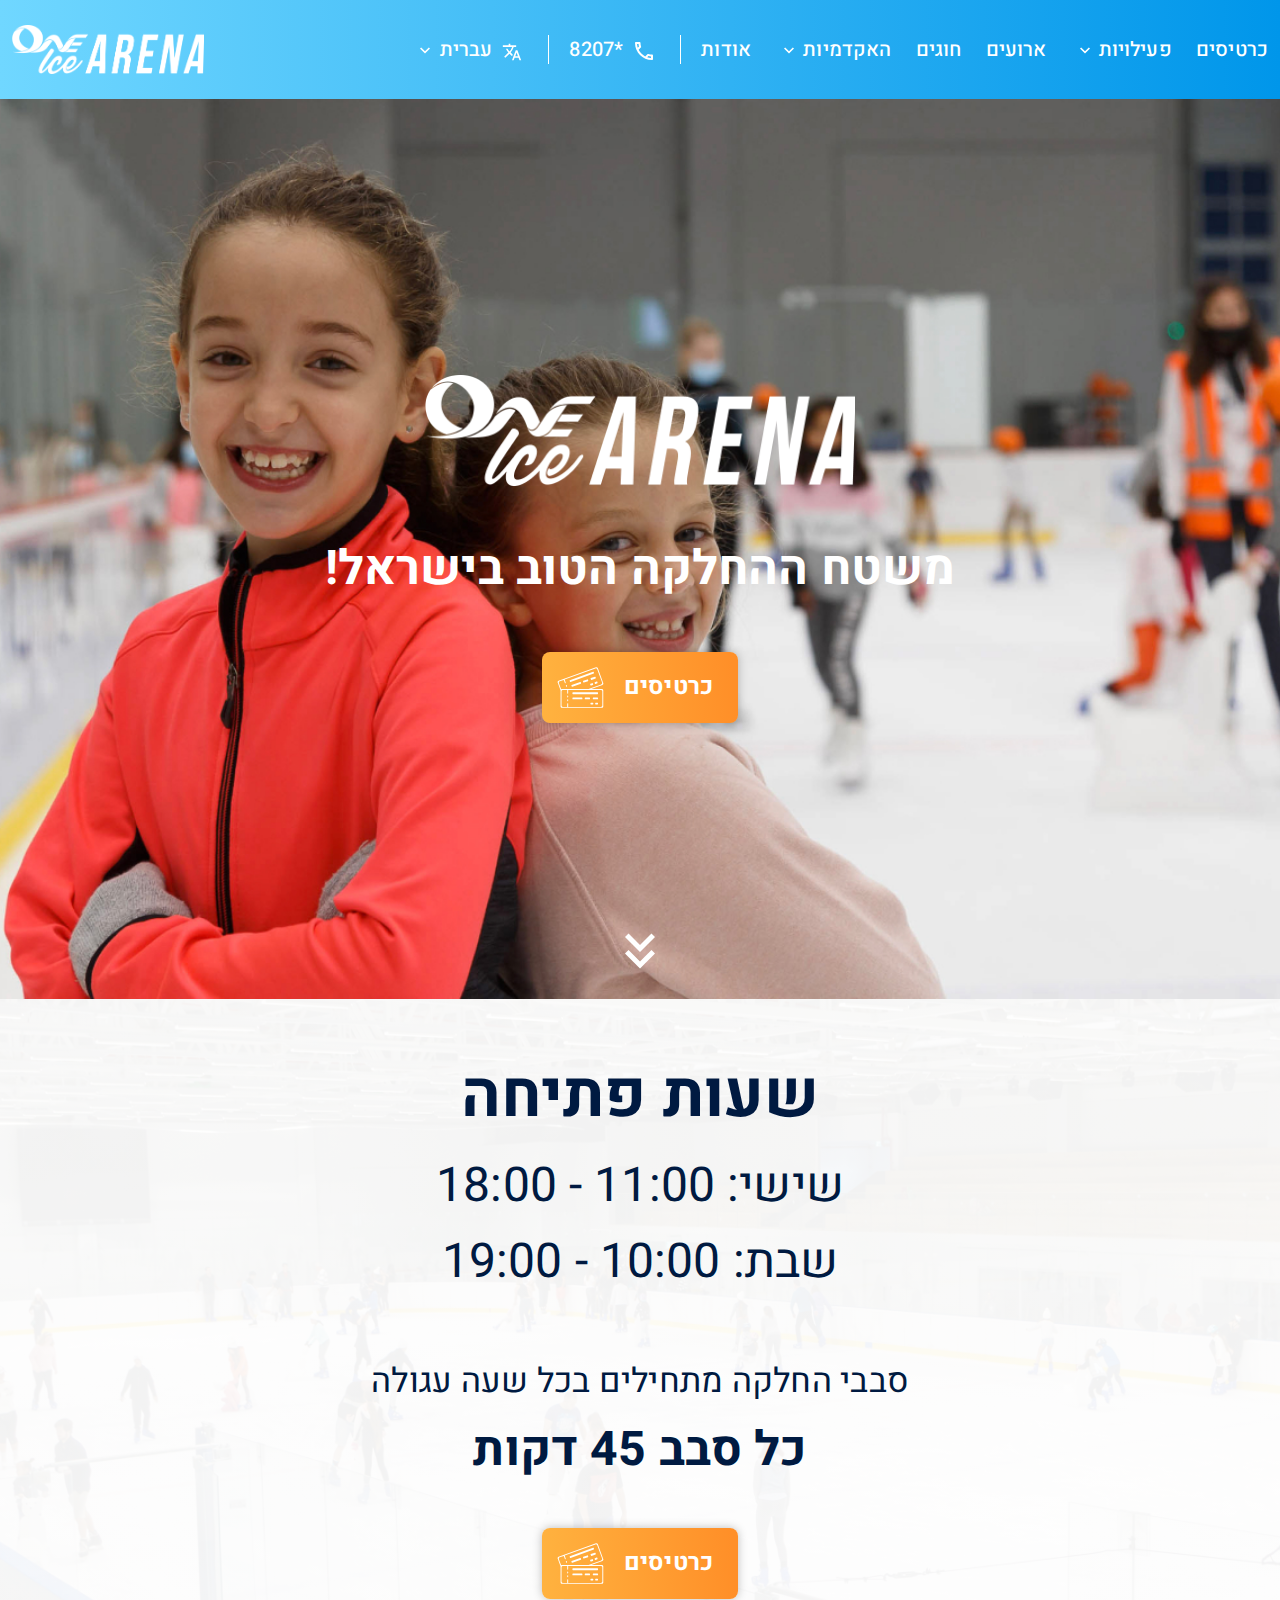
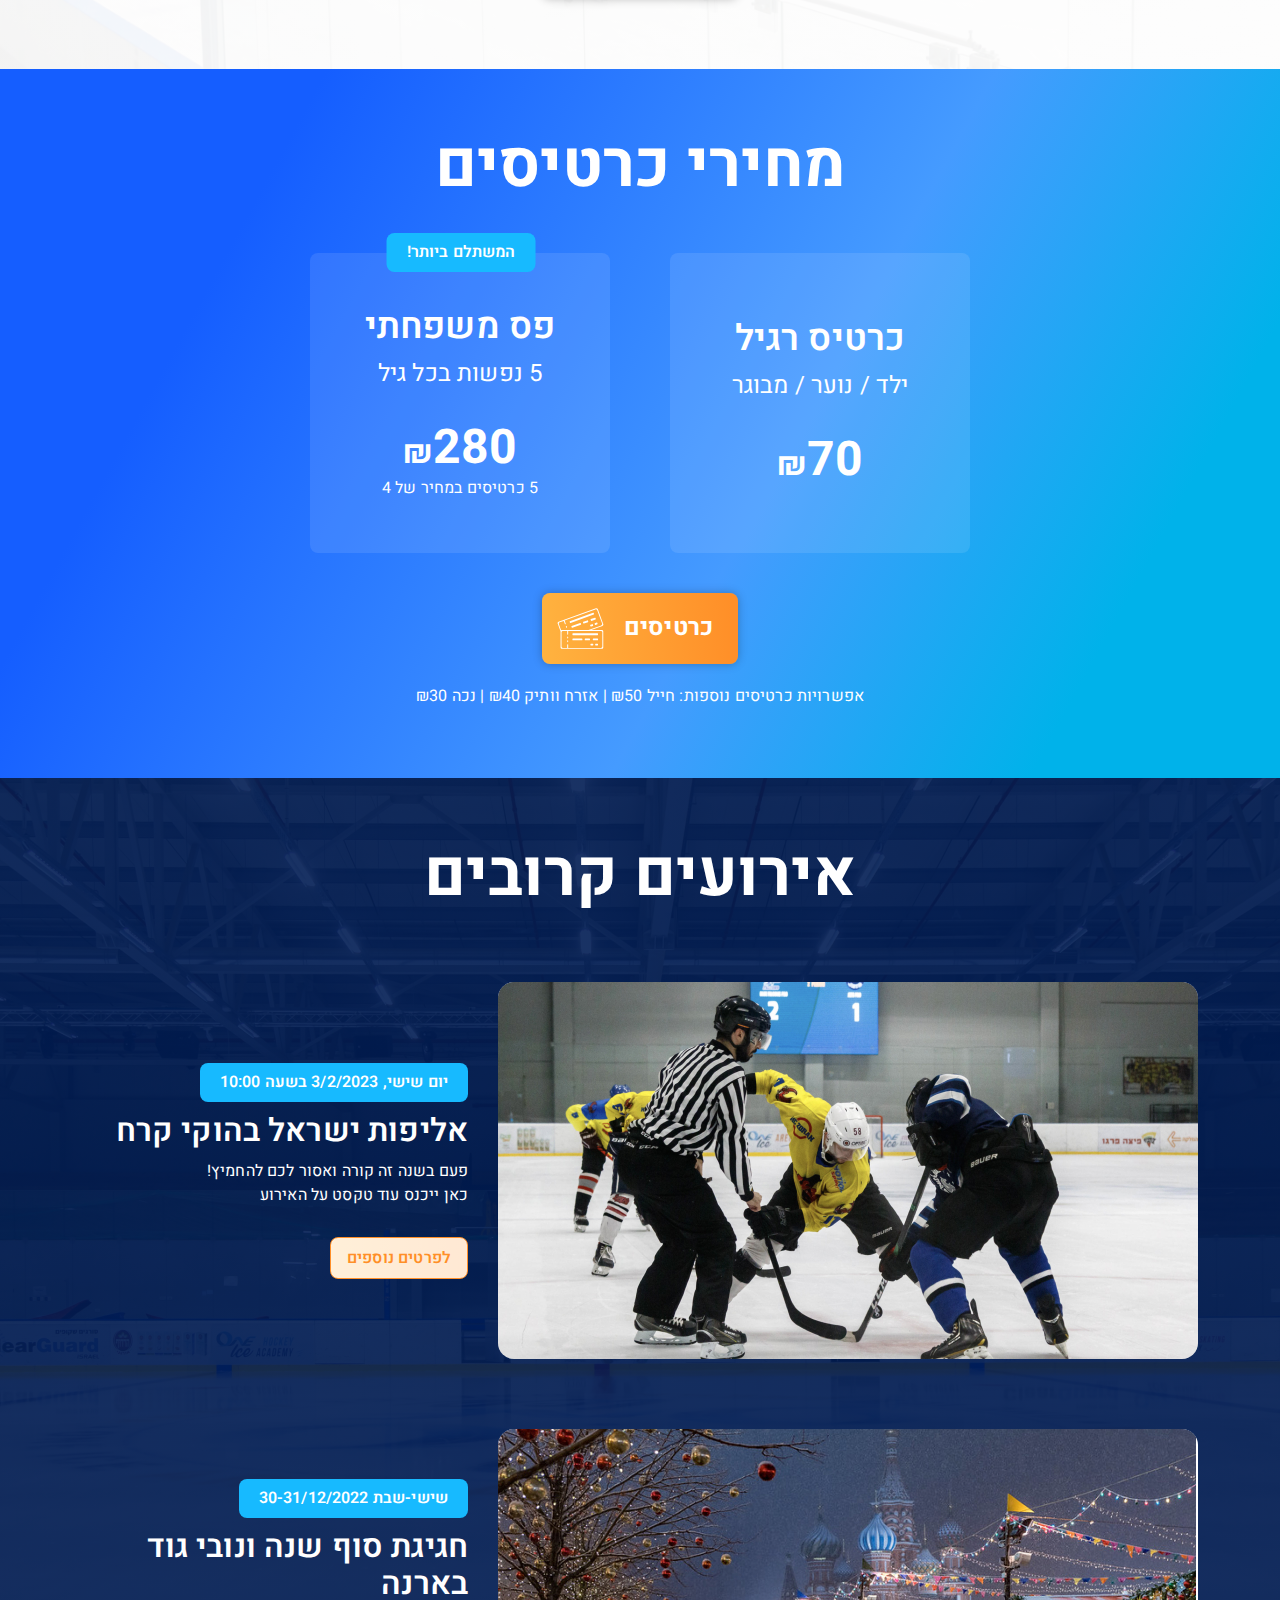
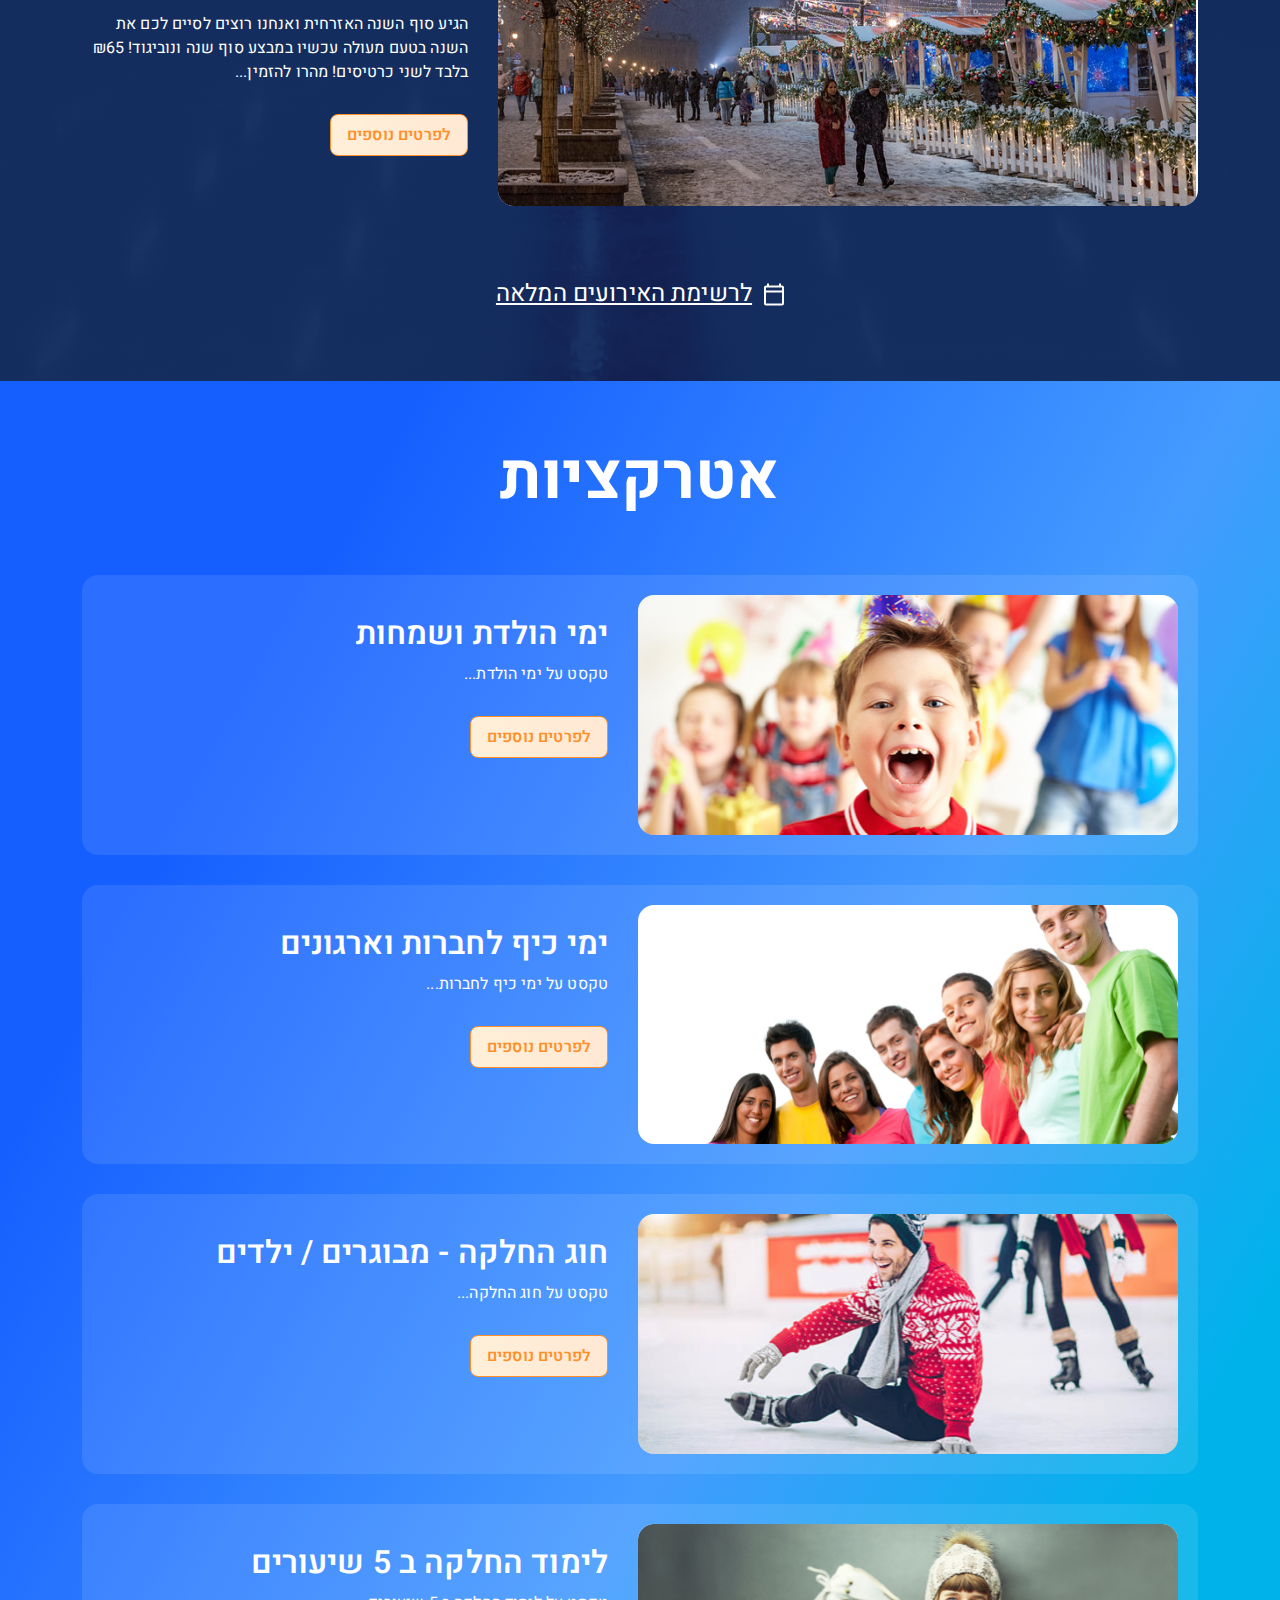
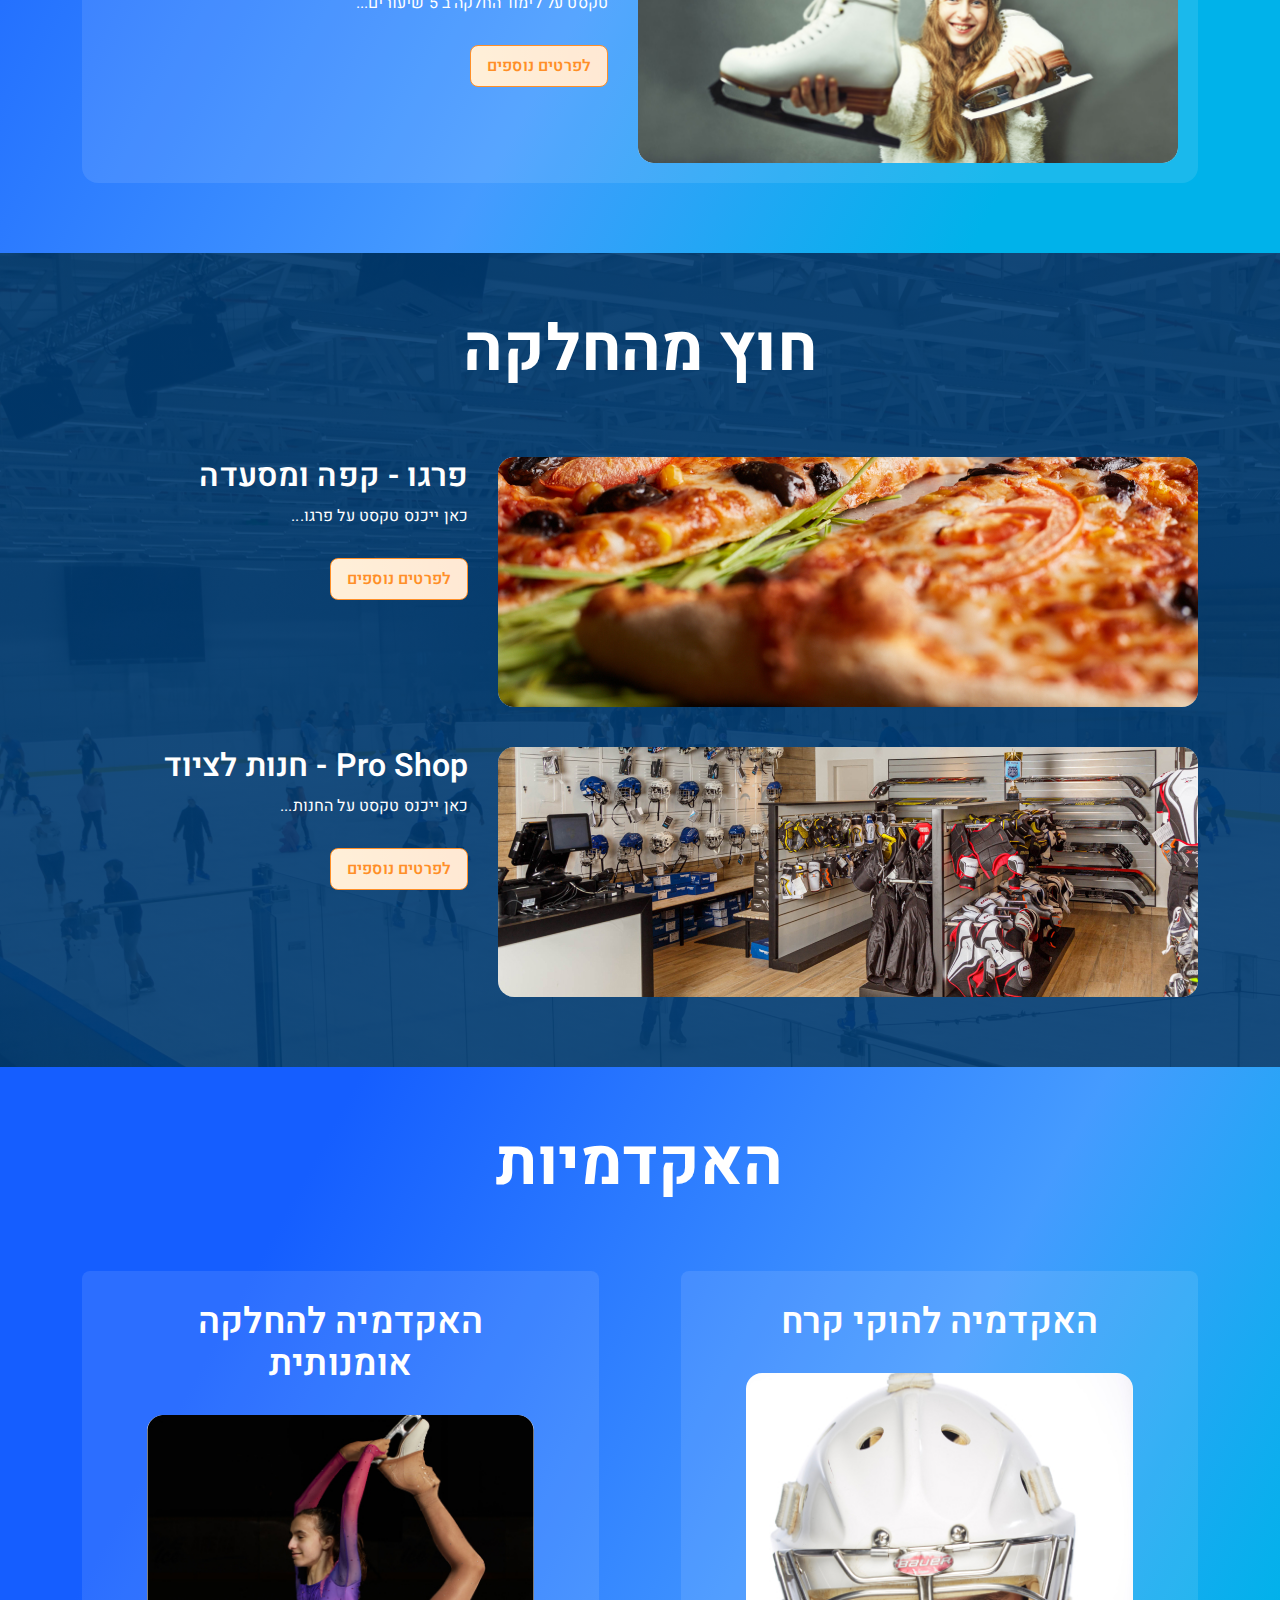
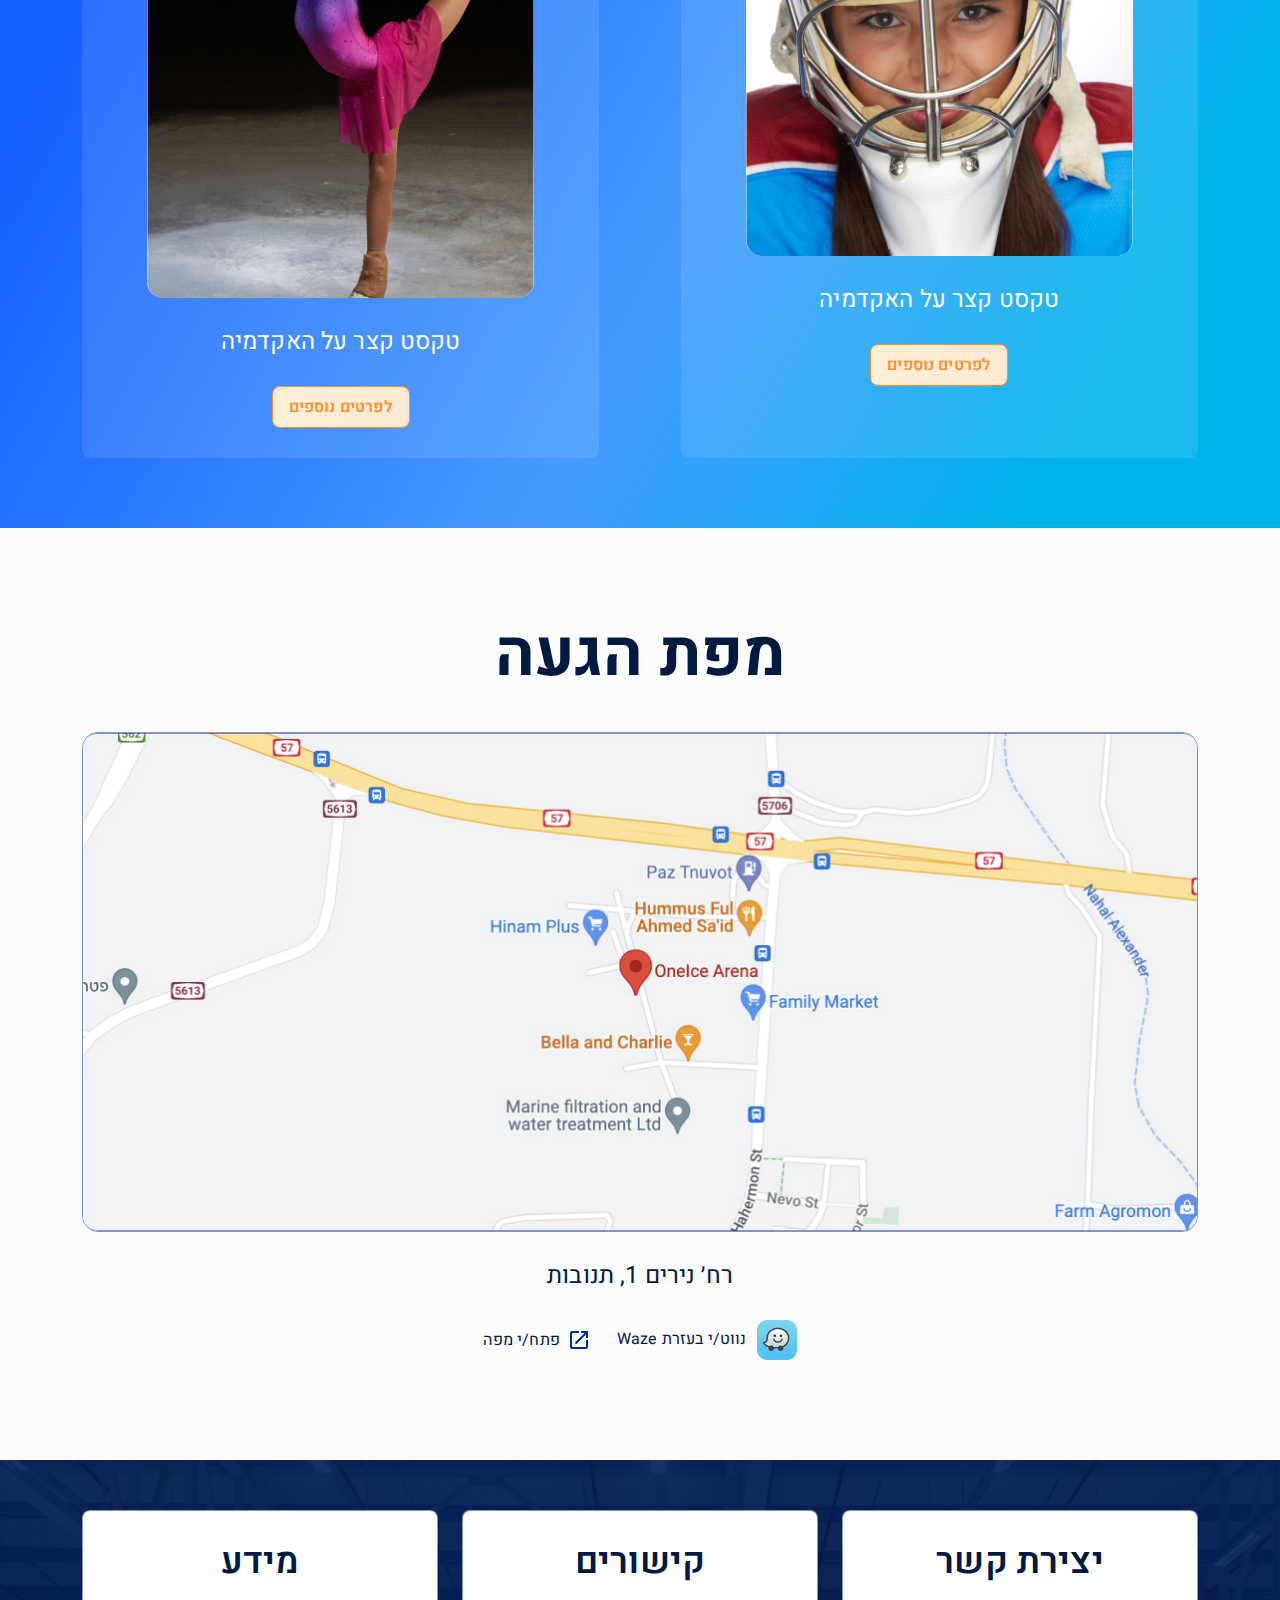
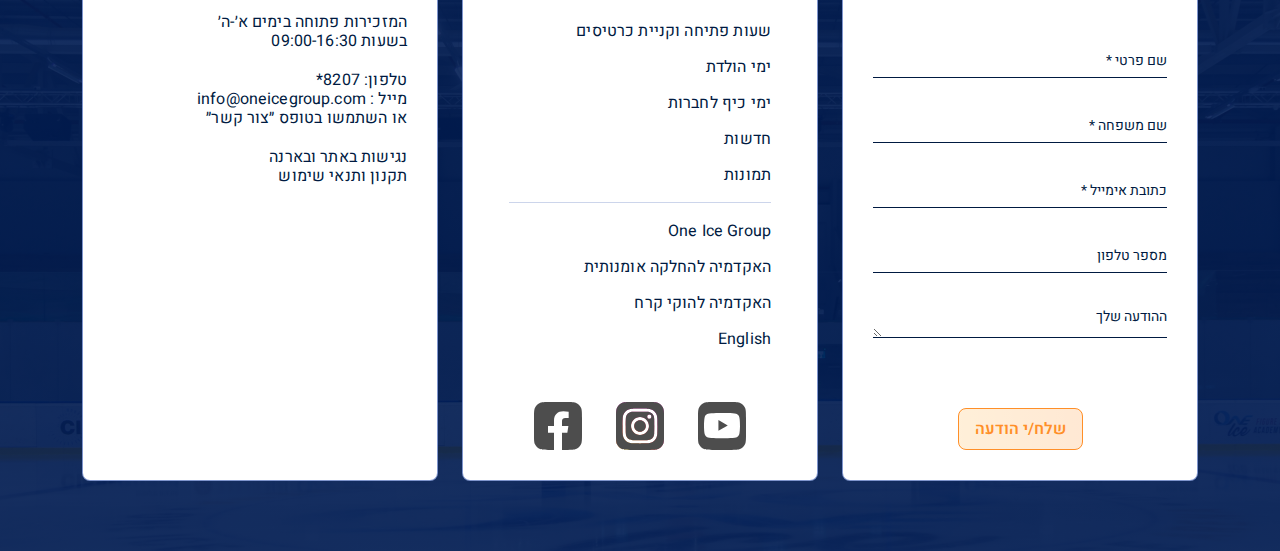
<file: index.html>
<!DOCTYPE html>
<html class="no-js" lang="he" dir="rtl">

<head>
  <meta charset="utf-8" />
  <meta http-equiv="X-UA-Compatible" content="IE=edge" />
  <meta name="robots" content="noindex, follow" />
  <meta name="viewport" content="width=device-width, initial-scale=1">
  <meta name="description" content="" />

  <!-- Site Title -->
  <title>OneIce Arena - HTML</title>

  <!-- Favicon -->
  <link rel="website icon" type="svg" href="assets/img/" />

  <!-- CSS	   ============================================ -->
  <!-- Bootstrap.css -->
  <link rel="stylesheet" href="assets/css/bootstrap.rtl.min.css" />

  <!-- MeanMenu -->
  <link rel="stylesheet" href="assets/css/meanmenu.css" />

  <!-- Style.css -->
  <link rel="stylesheet" href="assets/css/main.css" />

  <!-- Responsive.css -->
  <link rel="stylesheet" href="assets/css/responsive.css" />

</head>

<body>

  <!-- start: Header Area -->
  <header class="site-header bg-2 header-fixed" id="site-header">
    <div class="container-fluid">
      <div class="row">
        <div class="col">
          <div class="header_content">
            <!-- menu -->
            <div class="menu_bars d-lg-none">
              <a href="javascript:void(0)"><img src="./assets/img/icons/bars.svg" alt="Menu bar"></a>
            </div>
            <div class="site_menu d-none d-lg-block">
              <ul>
                <li><a href="#">כרטיסים</a></li>
                <li class="has-dropdown"><a href="#">פעילויות</a>
                  <ul class="sub-menu">
                    <li><a href="#">ימי הולדת</a></li>
                    <li><a href="#">ימי כיף לחברות וארגונים</a></li>
                    <li><a href="#">לימוד החלקה</a></li>
                  </ul>
                </li>
                <li><a href="#">ארועים</a></li>
                <li><a href="#">חוגים</a></li>
                <li class="has-dropdown"><a href="#">האקדמיות</a>
                  <ul class="sub-menu">
                    <li><a href="#">האקדמיה להוקי קרח</a></li>
                    <li><a href="#">האקדמיה להחלקה אומנותית</a></li>
                  </ul>
                </li>
                <li><a href="#">אודות</a></li>
              </ul>
            </div>

            <!-- header info -->
            <div class="header_info">
              <div class="location d-none d-xxl-inline-flex">
                <a href="#"><span class="icon"><img src="./assets/img/icons/map-marker.svg" alt="map-marker"></span>
                  הגעה לתנובות</a>
              </div>
              <div class="phone">
                <a href="tel:*8207"><span class="icon"><img src="./assets/img/icons/phone.svg" alt="phone"></span>
                  *8207</a>
              </div>
              <div class="header_lang d-none d-lg-inline-flex">
                <ul class="languages dropdown">
                  <span class="icon"><img src="./assets/img/icons/lan.svg" alt="map-marker"></span>
                  <li class="activated"></li>

                  <ul class="lang_lists">
                    <li class="active"><a href="#">עברית</a></li>
                    <li><a href="#">Русский</a></li>
                    <li><a href="#">English</a></li>
                  </ul>
                </ul>
              </div>
            </div>

            <!-- logo -->
            <div class="site_logo">
              <a href="index.html"><img src="./assets/img/logo/logo.png" alt="Logo"></a>
            </div>

          </div>
        </div>
      </div>
    </div>

    <div class="side-menu d-lg-none">
      <div class="top-area d-flex flex-wrap align-items-center justify-content-between">

        <div class="site_logo">
          <a href="index.html"><img src="./assets/img/logo/logo.png" alt="Logo"></a>
        </div>

        <a href="javascript:void(0)" class="cross-icon-box">
          <img src="./assets/img/icons/close.svg" class="cross" alt="">
        </a>

      </div>

      <div class="mobile-menu"> </div>


      <div class="bottom-area d-flex flex-wrap align-items-center justify-content-between">

        <div class="location">
          <a href="#"><span class="icon"><img src="./assets/img/icons/map-marker.svg" alt="map-marker"></span>
            הגעה לתנובות</a>
        </div>

        <ul class="languages dropdown">
          <li class="activated"></li>
          <span class="icon"><img src="./assets/img/icons/lan.svg" alt="map-marker"></span>

          <ul class="lang_lists">
            <li class="active"><a href="#">עברית</a></li>
            <li><a href="#">Русский</a></li>
            <li><a href="#">English</a></li>
          </ul>
        </ul>

      </div>

    </div>
  </header>
  <!-- end: Header Area -->

  <main class="main-content" id="main">

    <!-- start: Home Hero -->
    <section class="home-hero d-flex align-items-md-center"
      style="background-image: url('./assets/img/hero/home-hero-bg.jpg');">
      <div class="container">
        <div class="row">
          <div class="col">
            <div class="hero_content">
              <div class="hero_logo">
                <img src="./assets/img/logo/logo.png" alt="">
              </div>
              <h1 class="title">משטח ההחלקה הטוב בישראל!</h1>
              <div class="button">
                <a href="#" class="btn-ticket">כרטיסים<img src="./assets/img/icons/tickets.svg" alt=""></a>
              </div>
            </div>
          </div>
        </div>
      </div>
      <div class="section_down_arrow">
        <a href="#"><img src="./assets/img/icons/double-arrow-down.svg" alt=""></a>
      </div>
    </section>
    <!-- end: Home Hero -->

    <!-- start: Opening Hour -->
    <section class="opening-hour" style="background: linear-gradient(
      0deg,
      rgba(255, 255, 255, 0.95),
      rgba(255, 255, 255, 0.95)
    ), url('./assets/img/bg/hour-bg.jpg');">
      <div class="container">
        <div class="row">
          <div class="col">
            <div class="opening_hour_content text-center">
              <div class="section_title">
                <h2 class="title">שעות פתיחה</h2>
              </div>
              <ul class="opening_time">
                <li>שישי: 11:00 - 18:00</li>
                <li>שבת: 10:00 - 19:00</li>
              </ul>
              <div class="content">
                <p>סבבי החלקה מתחילים בכל שעה עגולה</p>
                <h3>כל סבב 45 דקות</h3>
                <div class="button">
                  <a href="#" class="btn-ticket">כרטיסים<img src="./assets/img/icons/tickets.svg" alt=""></a>
                </div>
              </div>
            </div>
          </div>
        </div>
      </div>
    </section>
    <!-- end: Opening Hour -->

    <!-- start: Ticket Price -->
    <section class="ticket-price bg-1">
      <div class="container">
        <div class="row">
          <div class="col">
            <div class="ticket_price_content text-center">
              <div class="section_title">
                <h2 class="title">מחירי כרטיסים</h2>
              </div>

              <div class="price_table">

                <div class="single_price">
                  <h4 class="title">כרטיס רגיל</h4>
                  <h6 class="sub_title">ילד / נוער / מבוגר</h6>
                  <h3 class="price"><span>₪</span>70</h3>
                </div>

                <div class="single_price">
                  <span class="ticker">המשתלם ביותר!</span>
                  <h4 class="title">פס משפחתי</h4>
                  <h6 class="sub_title">5 נפשות בכל גיל</h6>
                  <h3 class="price"><span>₪</span>280</h3>
                  <p class="price_content">5 כרטיסים במחיר של 4</p>
                </div>

              </div>

              <div class="addition_content">
                <div class="button">
                  <a href="#" class="btn-ticket">כרטיסים<img src="./assets/img/icons/tickets.svg" alt=""></a>
                </div>
                <p>אפשרויות כרטיסים נוספות: חייל ₪50 | אזרח וותיק ₪40 | נכה ₪30</p>
              </div>
            </div>
          </div>
        </div>
      </div>
    </section>
    <!-- end: Ticket Price -->

    <!-- start: Events Section -->
    <section class="events-section"
      style="background: linear-gradient(0deg, rgba(0, 28, 83, 0.9), rgba(0, 28, 83, 0.9)), url('./assets/img/bg/events-bg.jpg');;">
      <div class="container">
        <div class="row">
          <div class="col">
            <div class="events_content">
              <div class="section_title text-center">
                <h2 class="title">אירועים קרובים</h2>
              </div>

              <div class="single_event">
                <div class="event_inner">
                  <div class="event_image">
                    <img src="./assets/img/event/event-1.jpg" alt="">
                  </div>
                  <div class="event_content">
                    <div class="meta_info">
                      <span>יום שישי, 3/2/2023 בשעה 10:00</span>
                    </div>
                    <h5 class="title">אליפות ישראל בהוקי קרח</h5>
                    <p>פעם בשנה זה קורה ואסור לכם להחמיץ! <br>
                      כאן ייכנס עוד טקסט על האירוע</p>
                    <a href="#" class="btn">לפרטים נוספים</a>
                  </div>
                </div>
              </div>

              <div class="single_event">
                <div class="event_inner">
                  <div class="event_image">
                    <img src="./assets/img/event/event-2.jpg" alt="">
                  </div>
                  <div class="event_content">
                    <div class="meta_info">
                      <span>שישי-שבת 30-31/12/2022</span>
                    </div>
                    <h5 class="title">חגיגת סוף שנה ונובי גוד בארנה</h5>
                    <p>הגיע סוף השנה האזרחית ואנחנו רוצים לסיים לכם את השנה בטעם מעולה
                      עכשיו במבצע סוף שנה ונוביגוד!
                      ₪65 בלבד לשני כרטיסים! מהרו להזמין...</p>
                    <a href="#" class="btn">לפרטים נוספים</a>
                  </div>
                </div>
              </div>

              <div class="all_events text-md-center">
                <a href="#"><img src="./assets/img/icons/calender.svg" alt="">לרשימת האירועים המלאה</a>
              </div>
            </div>
          </div>
        </div>
      </div>
    </section>
    <!-- end: Events Section -->

    <!-- start: Attraction Section -->
    <section class="attraction-section bg-1">
      <div class="container">
        <div class="row">
          <div class="col">
            <div class="attraction_content">
              <div class="section_title text-center">
                <h2 class="title">אטרקציות</h2>
              </div>

              <div class="single_attraction">
                <div class="attraction_inner">
                  <div class="attraction_img">
                    <img src="./assets/img/attraction/attraction-1.jpg" alt="">
                  </div>
                  <div class="attraction_content">
                    <h5 class="title">ימי הולדת ושמחות</h5>
                    <p>טקסט על ימי הולדת...</p>
                    <a href="#" class="btn">לפרטים נוספים</a>
                  </div>
                </div>
              </div>

              <div class="single_attraction">
                <div class="attraction_inner">
                  <div class="attraction_img">
                    <img src="./assets/img/attraction/attraction-2.jpg" alt="">
                  </div>
                  <div class="attraction_content">
                    <h5 class="title">ימי כיף לחברות וארגונים</h5>
                    <p>טקסט על ימי כיף לחברות...</p>
                    <a href="#" class="btn">לפרטים נוספים</a>
                  </div>
                </div>
              </div>

              <div class="single_attraction">
                <div class="attraction_inner">
                  <div class="attraction_img">
                    <img src="./assets/img/attraction/attraction-3.jpg" alt="">
                  </div>
                  <div class="attraction_content">
                    <h5 class="title">חוג החלקה - מבוגרים / ילדים</h5>
                    <p>טקסט על חוג החלקה...</p>
                    <a href="#" class="btn">לפרטים נוספים</a>
                  </div>
                </div>
              </div>

              <div class="single_attraction">
                <div class="attraction_inner">
                  <div class="attraction_img">
                    <img src="./assets/img/attraction/attraction-4.jpg" alt="">
                  </div>
                  <div class="attraction_content">
                    <h5 class="title">לימוד החלקה ב 5 שיעורים</h5>
                    <p>טקסט על לימוד החלקה ב 5 שיעורים...</p>
                    <a href="#" class="btn">לפרטים נוספים</a>
                  </div>
                </div>
              </div>

            </div>
          </div>
        </div>
      </div>
    </section>
    <!-- end: Attraction Section -->

    <!-- start: Events Section -->
    <section class="skating-section"
      style="background: linear-gradient(0deg, rgba(0, 59, 114, 0.9), rgba(0, 59, 114, 0.9)), url('./assets/img/bg/skating-bg.jpg');">
      <div class="container">
        <div class="row">
          <div class="col">
            <div class="skating_content">
              <div class="section_title text-center">
                <h2 class="title">חוץ מהחלקה</h2>
              </div>

              <div class="single_skating">
                <div class="skating_inner">
                  <div class="skating_image">
                    <img src="./assets/img/skating/skating-1.jpg" alt="">
                  </div>
                  <div class="skating_content">
                    <h5 class="title">פרגו - קפה ומסעדה</h5>
                    <p>כאן ייכנס טקסט על פרגו...</p>
                    <a href="#" class="btn">לפרטים נוספים</a>
                  </div>
                </div>
              </div>

              <div class="single_skating">
                <div class="skating_inner">
                  <div class="skating_image">
                    <img src="./assets/img/skating/skating-2.jpg" alt="">
                  </div>
                  <div class="skating_content">
                    <h5 class="title">Pro Shop - חנות לציוד </h5>
                    <p>כאן ייכנס טקסט על החנות...</p>
                    <a href="#" class="btn">לפרטים נוספים</a>
                  </div>
                </div>
              </div>

            </div>
          </div>
        </div>
      </div>
    </section>
    <!-- end: Events Section -->

    <!-- start: Academy Section -->
    <section class="academy-section bg-1">
      <div class="container">
        <div class="row">
          <div class="col">
            <div class="academy_content">
              <div class="section_title text-center">
                <h2 class="title">האקדמיות</h2>
              </div>

              <div class="academy_items">
                <div class="academy_item">
                  <div class="academy_inner">
                    <div class="academy_title">
                      <h4 class="title">האקדמיה להוקי קרח</h4>
                    </div>
                    <div class="academy_img">
                      <img src="./assets/img/academy/academy-1.jpg" alt="">
                    </div>
                    <div class="academy_content">
                      <p>טקסט קצר על האקדמיה</p>
                      <a href="#" class="btn">לפרטים נוספים</a>
                    </div>
                  </div>
                </div>

                <div class="academy_item">
                  <div class="academy_inner">
                    <div class="academy_title">
                      <h4 class="title">האקדמיה להחלקה אומנותית</h4>
                    </div>
                    <div class="academy_img">
                      <img src="./assets/img/academy/academy-2.jpg" alt="">
                    </div>
                    <div class="academy_content">
                      <p>טקסט קצר על האקדמיה</p>
                      <a href="#" class="btn">לפרטים נוספים</a>
                    </div>
                  </div>
                </div>
              </div>

            </div>
          </div>
        </div>
      </div>
    </section>
    <!-- end: Academy Section -->

    <!-- start: Map Section  -->
    <section class="map-section bg-gray">
      <div class="container">
        <div class="row">
          <div class="col">
            <div class="map_content">
              <div class="section_title text-center">
                <h2 class="title">מפת הגעה</h2>
              </div>

              <div class="map">
                <img src="./assets/img/map/map.jpg" alt="">
              </div>
              <div class="map_bottom_text text-center">
                <p>רח׳ נירים 1, תנובות</p>
                <div class="inline_btn">
                  <a href="#"><img src="./assets/img/icons/navigate.svg" alt="">נווט/י בעזרת Waze</a>
                  <a href="#"><img src="./assets/img/icons/link.svg" alt="">פתח/י מפה </a>
                </div>
              </div>
            </div>
          </div>
        </div>
      </div>
    </section>
    <!-- end: Map Section -->
  </main>
  <!-- end: #main -->

  <!-- start: Footer Area -->
  <footer id="footer" class="site-footer"
    style="background: linear-gradient(0deg, rgba(0, 28, 83, 0.9), rgba(0, 28, 83, 0.9)), url('./assets/img/bg/events-bg.jpg');">
    <div class="container">
      <div class="row">

        <div class="col-lg-4 order-3 order-lg-1">
          <div class="footer_widget">
            <div class="widget_inner">
              <div class="widget_title">
                <h4>יצירת קשר</h4>
              </div>
              <div class="footer_form">
                <form action="index.html">
                  <div class="form_group">
                    <input type="text" name="fname" id="fname" placeholder="שם פרטי *" required>
                  </div>
                  <div class="form_group">
                    <input type="text" name="lname" id="lname" placeholder="שם משפחה *" required>
                  </div>
                  <div class="form_group">
                    <input type="email" name="email" id="email" placeholder="* כתובת אימייל" required>
                  </div>
                  <div class="form_group">
                    <input type="tel" name="phone" id="pone" placeholder="מספר טלפון">
                  </div>
                  <div class="form_group">
                    <textarea name="message" id="message" placeholder="ההודעה שלך"></textarea>
                  </div>
                  <div class="form_group">
                    <input class="btn" type="submit" value="שלח/י הודעה">
                  </div>

                </form>
              </div>
            </div>
          </div>
        </div>

        <div class="col-lg-4 order-2 order-lg-2">
          <div class="footer_widget">
            <div class="widget_inner">
              <div class="widget_title">
                <h4>קישורים</h4>
              </div>
              <div class="footer_menu">
                <ul>
                  <li><a href="#">שעות פתיחה וקניית כרטיסים</a></li>
                  <li><a href="#">ימי הולדת</a></li>
                  <li><a href="#">ימי כיף לחברות</a></li>
                  <li><a href="#">חדשות</a></li>
                  <li><a href="#">תמונות</a></li>
                  <li class="divider"><a href="#">One Ice Group</a></li>
                  <li><a href="#">האקדמיה להחלקה אומנותית</a></li>
                  <li><a href="#">האקדמיה להוקי קרח</a></li>
                  <li><a href="#">English</a></li>
                </ul>
              </div>
              <div class="footer_socials">
                <ul>
                  <li><a href="#"><img src="./assets/img/icons/YouTube.svg" alt=""></a></li>
                  <li><a href="#"><img src="./assets/img/icons/Instagram.svg" alt=""></a></li>
                  <li><a href="#"><img src="./assets/img/icons/Facebook.svg" alt=""></a></li>
                </ul>
              </div>
            </div>
          </div>
        </div>

        <div class="col-lg-4 order-1 order-lg-3">
          <div class="footer_widget">
            <div class="widget_inner">
              <div class="widget_title">
                <h4>מידע</h4>
              </div>
              <div class="opening_hours">
                <p>המזכירות פתוחה בימים א׳-ה׳ <br>
                  בשעות 09:00-16:30</p>
              </div>
              <div class="contact_details">
                <p>טלפון: <a href="tel:8207*">8207*</a></p>
                <p>מייל : <a href="mailto:info@oneicegroup.com">info@oneicegroup.com</a></p>
                <p>או השתמשו בטופס ״צור קשר״</p>
              </div>
              <div class="privacy_details">
                <p><a href="#">נגישות באתר ובארנה</a></p>
                <p><a href="#">תקנון ותנאי שימוש</a></p>
              </div>
            </div>
          </div>
        </div>
      </div>
    </div>
  </footer>
  <!-- end: Footer Area -->

  <!-- JS
      ============================================ -->
  <!-- Jquery js -->
  <script src="assets/js/jquery-3.6.1.min.js"></script>

  <!-- Bootstrap -->
  <script src="assets/js/bootstrap.bundle-5.2.2.min.js"></script>

  <!-- MeanMenu -->
  <script src="assets/js/meanmenu.js"></script>

  <!-- Main -->
  <script src="assets/js/main.js"></script>
</body>

</html>
</file>
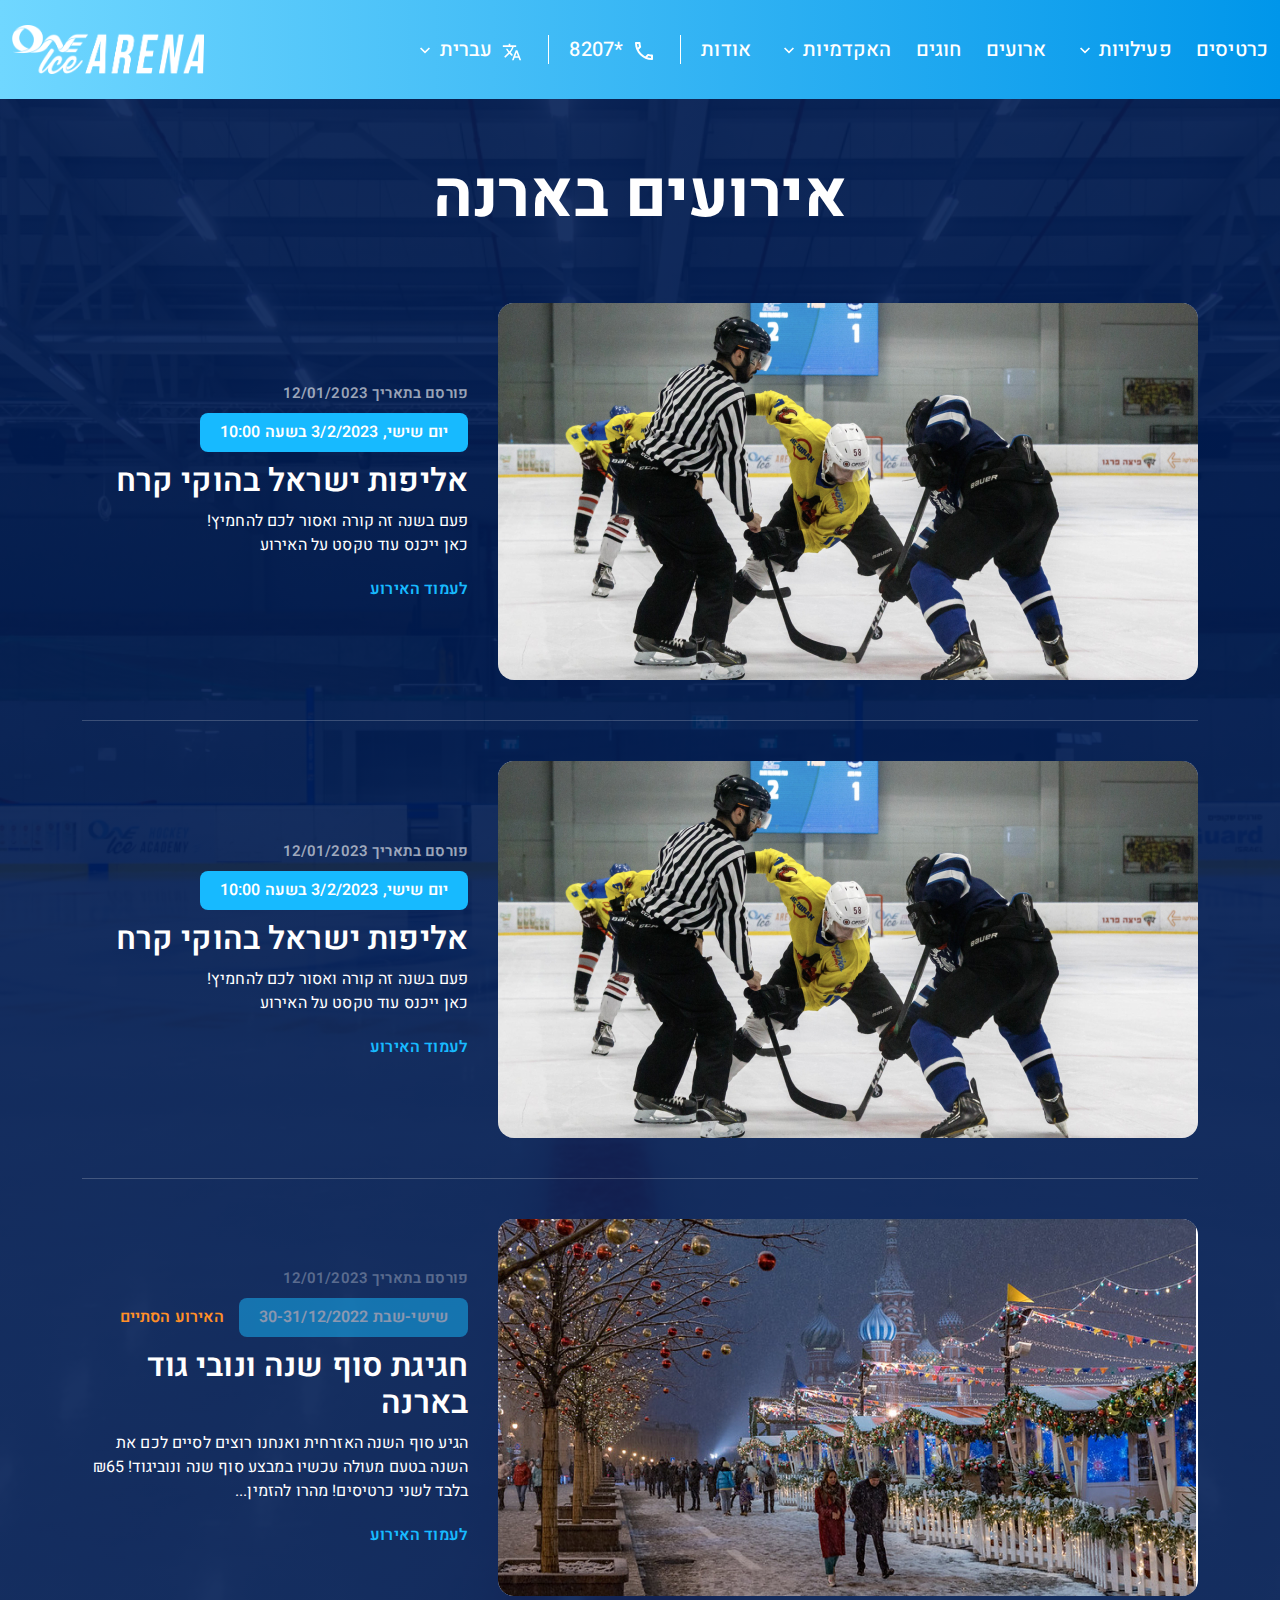
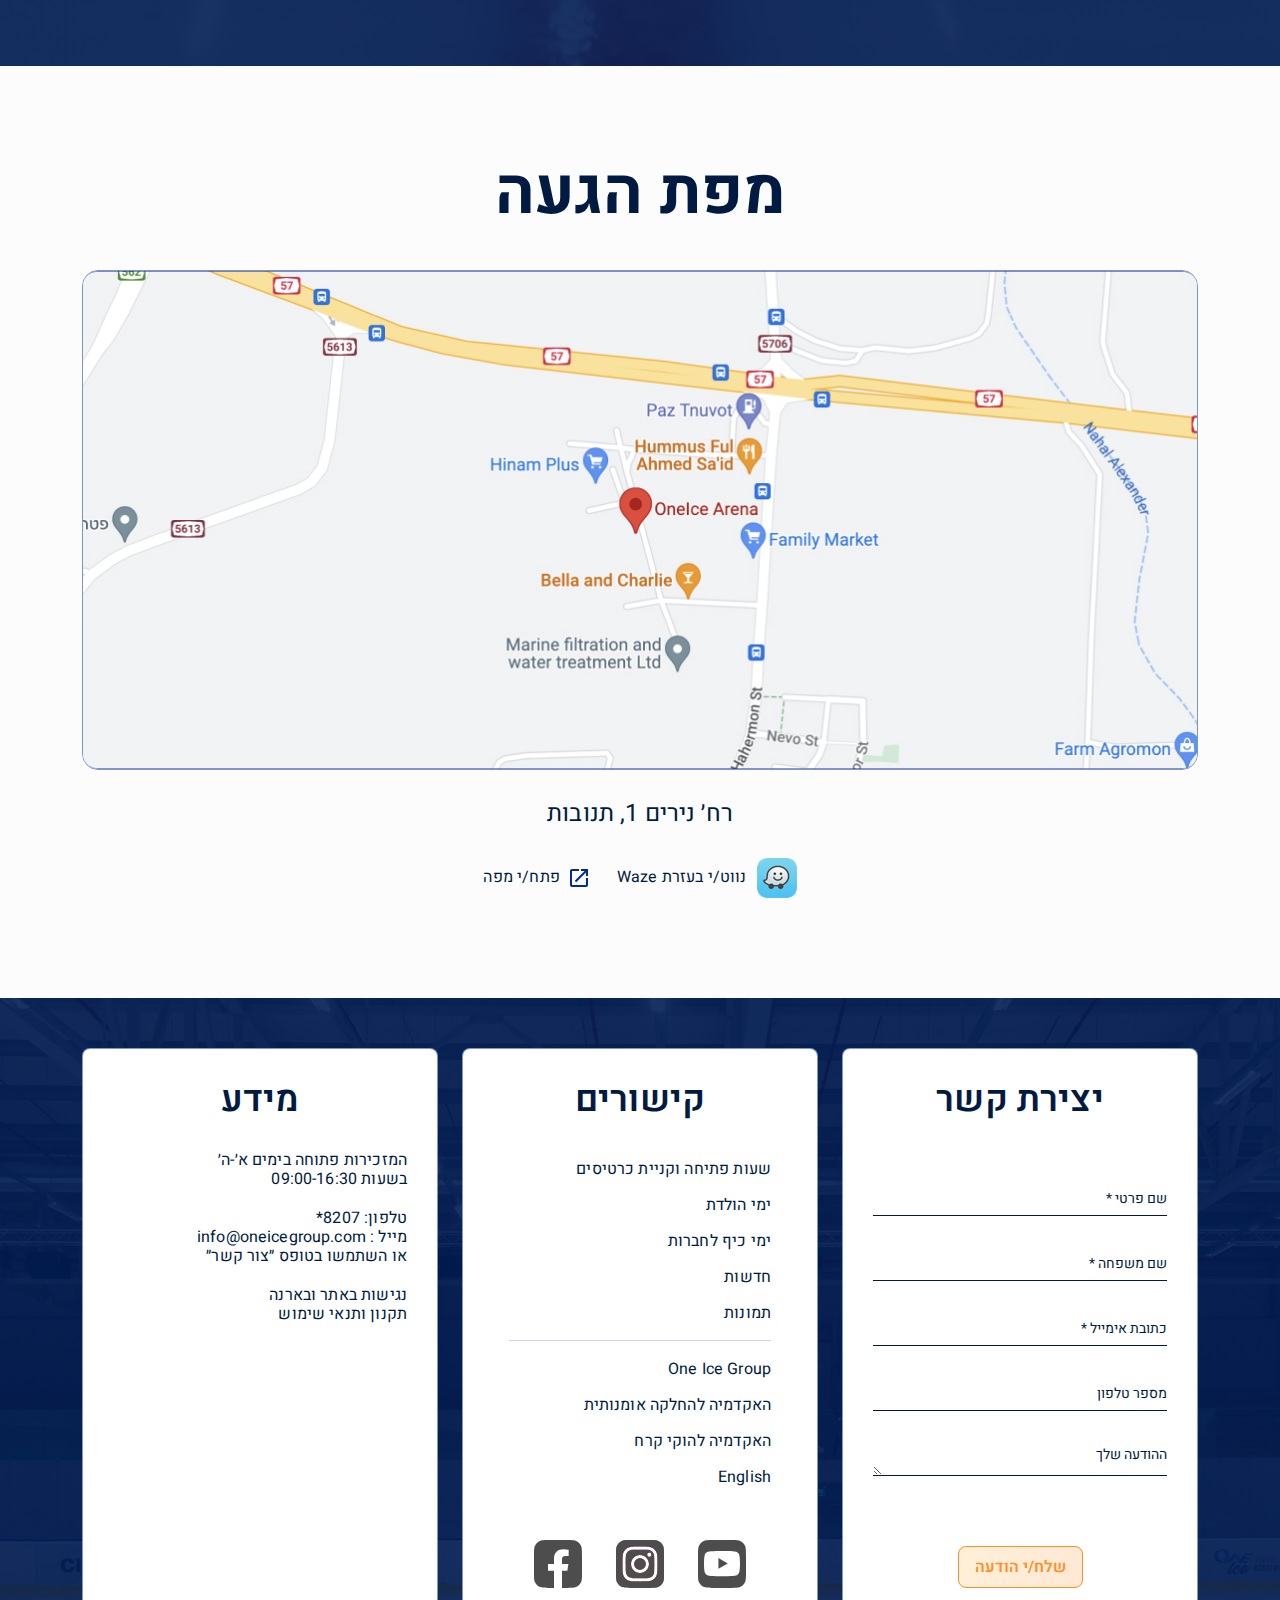
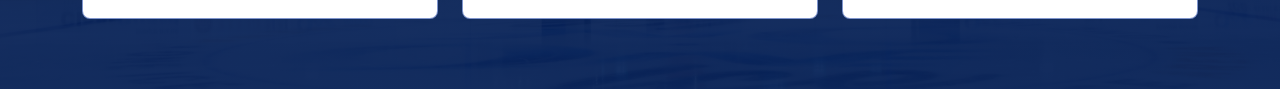
<file: all-events.html>
<!DOCTYPE html>
<html class="no-js" lang="he" dir="rtl">

<head>
  <meta charset="utf-8" />
  <meta http-equiv="X-UA-Compatible" content="IE=edge" />
  <meta name="robots" content="noindex, follow" />
  <meta name="viewport" content="width=device-width, initial-scale=1">
  <meta name="description" content="" />

  <!-- Site Title -->
  <title>All Events - OneIce Arena - HTML</title>

  <!-- Favicon -->
  <link rel="website icon" type="svg" href="assets/img/" />

  <!-- CSS	   ============================================ -->
  <!-- Bootstrap.css -->
  <link rel="stylesheet" href="assets/css/bootstrap.rtl.min.css" />

  <!-- MeanMenu -->
  <link rel="stylesheet" href="assets/css/meanmenu.css" />

  <!-- Style.css -->
  <link rel="stylesheet" href="assets/css/main.css" />

  <!-- Responsive.css -->
  <link rel="stylesheet" href="assets/css/responsive.css" />

</head>

<body>

  <!-- start: Header Area -->
  <header class="site-header bg-2 header-fixed" id="site-header">
    <div class="container-fluid">
      <div class="row">
        <div class="col">
          <div class="header_content">
            <!-- menu -->
            <div class="menu_bars d-lg-none">
              <a href="javascript:void(0)"><img src="./assets/img/icons/bars.svg" alt="Menu bar"></a>
            </div>
            <div class="site_menu d-none d-lg-block">
              <ul>
                <li><a href="#">כרטיסים</a></li>
                <li class="has-dropdown"><a href="#">פעילויות</a>
                  <ul class="sub-menu">
                    <li><a href="#">ימי הולדת</a></li>
                    <li><a href="#">ימי כיף לחברות וארגונים</a></li>
                    <li><a href="#">לימוד החלקה</a></li>
                  </ul>
                </li>
                <li><a href="#">ארועים</a></li>
                <li><a href="#">חוגים</a></li>
                <li class="has-dropdown"><a href="#">האקדמיות</a>
                  <ul class="sub-menu">
                    <li><a href="#">האקדמיה להוקי קרח</a></li>
                    <li><a href="#">האקדמיה להחלקה אומנותית</a></li>
                  </ul>
                </li>
                <li><a href="#">אודות</a></li>
              </ul>
            </div>

            <!-- header info -->
            <div class="header_info">
              <div class="location d-none d-xxl-inline-flex">
                <a href="#"><span class="icon"><img src="./assets/img/icons/map-marker.svg" alt="map-marker"></span>
                  הגעה לתנובות</a>
              </div>
              <div class="phone">
                <a href="tel:*8207"><span class="icon"><img src="./assets/img/icons/phone.svg" alt="phone"></span>
                  *8207</a>
              </div>
              <div class="header_lang d-none d-lg-inline-flex">
                <ul class="languages dropdown">
                  <span class="icon"><img src="./assets/img/icons/lan.svg" alt="map-marker"></span>
                  <li class="activated"></li>

                  <ul class="lang_lists">
                    <li class="active"><a href="#">עברית</a></li>
                    <li><a href="#">Русский</a></li>
                    <li><a href="#">English</a></li>
                  </ul>
                </ul>
              </div>
            </div>

            <!-- logo -->
            <div class="site_logo">
              <a href="index.html"><img src="./assets/img/logo/logo.png" alt="Logo"></a>
            </div>

          </div>
        </div>
      </div>
    </div>

    <div class="side-menu d-lg-none">
      <div class="top-area d-flex flex-wrap align-items-center justify-content-between">

        <div class="site_logo">
          <a href="index.html"><img src="./assets/img/logo/logo.png" alt="Logo"></a>
        </div>

        <a href="javascript:void(0)" class="cross-icon-box">
          <img src="./assets/img/icons/close.svg" class="cross" alt="">
        </a>

      </div>

      <div class="mobile-menu"> </div>


      <div class="bottom-area d-flex flex-wrap align-items-center justify-content-between">

        <div class="location">
          <a href="#"><span class="icon"><img src="./assets/img/icons/map-marker.svg" alt="map-marker"></span>
            הגעה לתנובות</a>
        </div>

        <ul class="languages dropdown">
          <li class="activated"></li>
          <span class="icon"><img src="./assets/img/icons/lan.svg" alt="map-marker"></span>

          <ul class="lang_lists">
            <li class="active"><a href="#">עברית</a></li>
            <li><a href="#">Русский</a></li>
            <li><a href="#">English</a></li>
          </ul>
        </ul>

      </div>

    </div>
  </header>
  <!-- end: Header Area -->

  <main class="main-content" id="main">

    <!-- start: Events Section -->
    <section class="events-section"
      style="background: linear-gradient(0deg, rgba(0, 28, 83, 0.9), rgba(0, 28, 83, 0.9)), url('./assets/img/bg/events-bg.jpg');;">
      <div class="container">
        <div class="row">
          <div class="col">
            <div class="events_content">
              <div class="section_title text-center">
                <h2 class="title">אירועים בארנה</h2>
              </div>

              <div class="single_event event_page">
                <div class="event_inner">
                  <div class="event_image">
                    <img src="./assets/img/event/event-1.jpg" alt="">
                  </div>
                  <div class="event_content">
                    <div class="meta_info">
                      <span class="date">פורסם בתאריך 12/01/2023</span>
                      <span>יום שישי, 3/2/2023 בשעה 10:00</span>
                    </div>
                    <h5 class="title">אליפות ישראל בהוקי קרח</h5>
                    <p>פעם בשנה זה קורה ואסור לכם להחמיץ! <br>
                      כאן ייכנס עוד טקסט על האירוע</p>
                    <a href="#" class="btn btn-inline">לעמוד האירוע</a>
                  </div>
                </div>
              </div>

              <div class="single_event event_page">
                <div class="event_inner">
                  <div class="event_image">
                    <img src="./assets/img/event/event-1.jpg" alt="">
                  </div>
                  <div class="event_content">
                    <div class="meta_info">
                      <span class="date">פורסם בתאריך 12/01/2023</span>
                      <span>יום שישי, 3/2/2023 בשעה 10:00</span>
                    </div>
                    <h5 class="title">אליפות ישראל בהוקי קרח</h5>
                    <p>פעם בשנה זה קורה ואסור לכם להחמיץ! <br>
                      כאן ייכנס עוד טקסט על האירוע</p>
                    <a href="#" class="btn btn-inline">לעמוד האירוע</a>
                  </div>
                </div>
              </div>

              <div class="single_event event_page event_close">
                <div class="event_inner">
                  <div class="event_image">
                    <img src="./assets/img/event/event-2.jpg" alt="">
                  </div>
                  <div class="event_content">
                    <div class="meta_info">
                      <span class="date">פורסם בתאריך 12/01/2023</span>
                      <span>שישי-שבת 30-31/12/2022</span>
                      <span class="close">האירוע הסתיים</span>
                    </div>
                    <h5 class="title">חגיגת סוף שנה ונובי גוד בארנה</h5>
                    <p>הגיע סוף השנה האזרחית ואנחנו רוצים לסיים לכם את השנה בטעם מעולה
                      עכשיו במבצע סוף שנה ונוביגוד!
                      ₪65 בלבד לשני כרטיסים! מהרו להזמין...</p>
                    <a href="#" class="btn btn-inline">לעמוד האירוע</a>
                  </div>
                </div>
              </div>

            </div>
          </div>
        </div>
      </div>
    </section>
    <!-- end: Events Section -->


    <!-- start: Map Section  -->
    <section class="map-section bg-gray">
      <div class="container">
        <div class="row">
          <div class="col">
            <div class="map_content">
              <div class="section_title text-center">
                <h2 class="title">מפת הגעה</h2>
              </div>

              <div class="map">
                <img src="./assets/img/map/map.jpg" alt="">
              </div>
              <div class="map_bottom_text text-center">
                <p>רח׳ נירים 1, תנובות</p>
                <div class="inline_btn">
                  <a href="#"><img src="./assets/img/icons/navigate.svg" alt="">נווט/י בעזרת Waze</a>
                  <a href="#"><img src="./assets/img/icons/link.svg" alt="">פתח/י מפה </a>
                </div>
              </div>
            </div>
          </div>
        </div>
      </div>
    </section>
    <!-- end: Map Section -->
  </main>
  <!-- end: #main -->

  <!-- start: Footer Area -->
  <footer id="footer" class="site-footer"
    style="background: linear-gradient(0deg, rgba(0, 28, 83, 0.9), rgba(0, 28, 83, 0.9)), url('./assets/img/bg/events-bg.jpg');">
    <div class="container">
      <div class="row">

        <div class="col-lg-4 order-3 order-lg-1">
          <div class="footer_widget">
            <div class="widget_inner">
              <div class="widget_title">
                <h4>יצירת קשר</h4>
              </div>
              <div class="footer_form">
                <form action="index.html">
                  <div class="form_group">
                    <input type="text" name="fname" id="fname" placeholder="שם פרטי *" required>
                  </div>
                  <div class="form_group">
                    <input type="text" name="lname" id="lname" placeholder="שם משפחה *" required>
                  </div>
                  <div class="form_group">
                    <input type="email" name="email" id="email" placeholder="* כתובת אימייל" required>
                  </div>
                  <div class="form_group">
                    <input type="tel" name="phone" id="pone" placeholder="מספר טלפון">
                  </div>
                  <div class="form_group">
                    <textarea name="message" id="message" placeholder="ההודעה שלך"></textarea>
                  </div>
                  <div class="form_group">
                    <input class="btn" type="submit" value="שלח/י הודעה">
                  </div>

                </form>
              </div>
            </div>
          </div>
        </div>

        <div class="col-lg-4 order-2 order-lg-2">
          <div class="footer_widget">
            <div class="widget_inner">
              <div class="widget_title">
                <h4>קישורים</h4>
              </div>
              <div class="footer_menu">
                <ul>
                  <li><a href="#">שעות פתיחה וקניית כרטיסים</a></li>
                  <li><a href="#">ימי הולדת</a></li>
                  <li><a href="#">ימי כיף לחברות</a></li>
                  <li><a href="#">חדשות</a></li>
                  <li><a href="#">תמונות</a></li>
                  <li class="divider"><a href="#">One Ice Group</a></li>
                  <li><a href="#">האקדמיה להחלקה אומנותית</a></li>
                  <li><a href="#">האקדמיה להוקי קרח</a></li>
                  <li><a href="#">English</a></li>
                </ul>
              </div>
              <div class="footer_socials">
                <ul>
                  <li><a href="#"><img src="./assets/img/icons/YouTube.svg" alt=""></a></li>
                  <li><a href="#"><img src="./assets/img/icons/Instagram.svg" alt=""></a></li>
                  <li><a href="#"><img src="./assets/img/icons/Facebook.svg" alt=""></a></li>
                </ul>
              </div>
            </div>
          </div>
        </div>

        <div class="col-lg-4 order-1 order-lg-3">
          <div class="footer_widget">
            <div class="widget_inner">
              <div class="widget_title">
                <h4>מידע</h4>
              </div>
              <div class="opening_hours">
                <p>המזכירות פתוחה בימים א׳-ה׳ <br>
                  בשעות 09:00-16:30</p>
              </div>
              <div class="contact_details">
                <p>טלפון: <a href="tel:8207*">8207*</a></p>
                <p>מייל : <a href="mailto:info@oneicegroup.com">info@oneicegroup.com</a></p>
                <p>או השתמשו בטופס ״צור קשר״</p>
              </div>
              <div class="privacy_details">
                <p><a href="#">נגישות באתר ובארנה</a></p>
                <p><a href="#">תקנון ותנאי שימוש</a></p>
              </div>
            </div>
          </div>
        </div>
      </div>
    </div>
  </footer>
  <!-- end: Footer Area -->

  <!-- JS
      ============================================ -->
  <!-- Jquery js -->
  <script src="assets/js/jquery-3.6.1.min.js"></script>

  <!-- Bootstrap -->
  <script src="assets/js/bootstrap.bundle-5.2.2.min.js"></script>

  <!-- MeanMenu -->
  <script src="assets/js/meanmenu.js"></script>

  <!-- Main -->
  <script src="assets/js/main.js"></script>
</body>

</html>
</file>
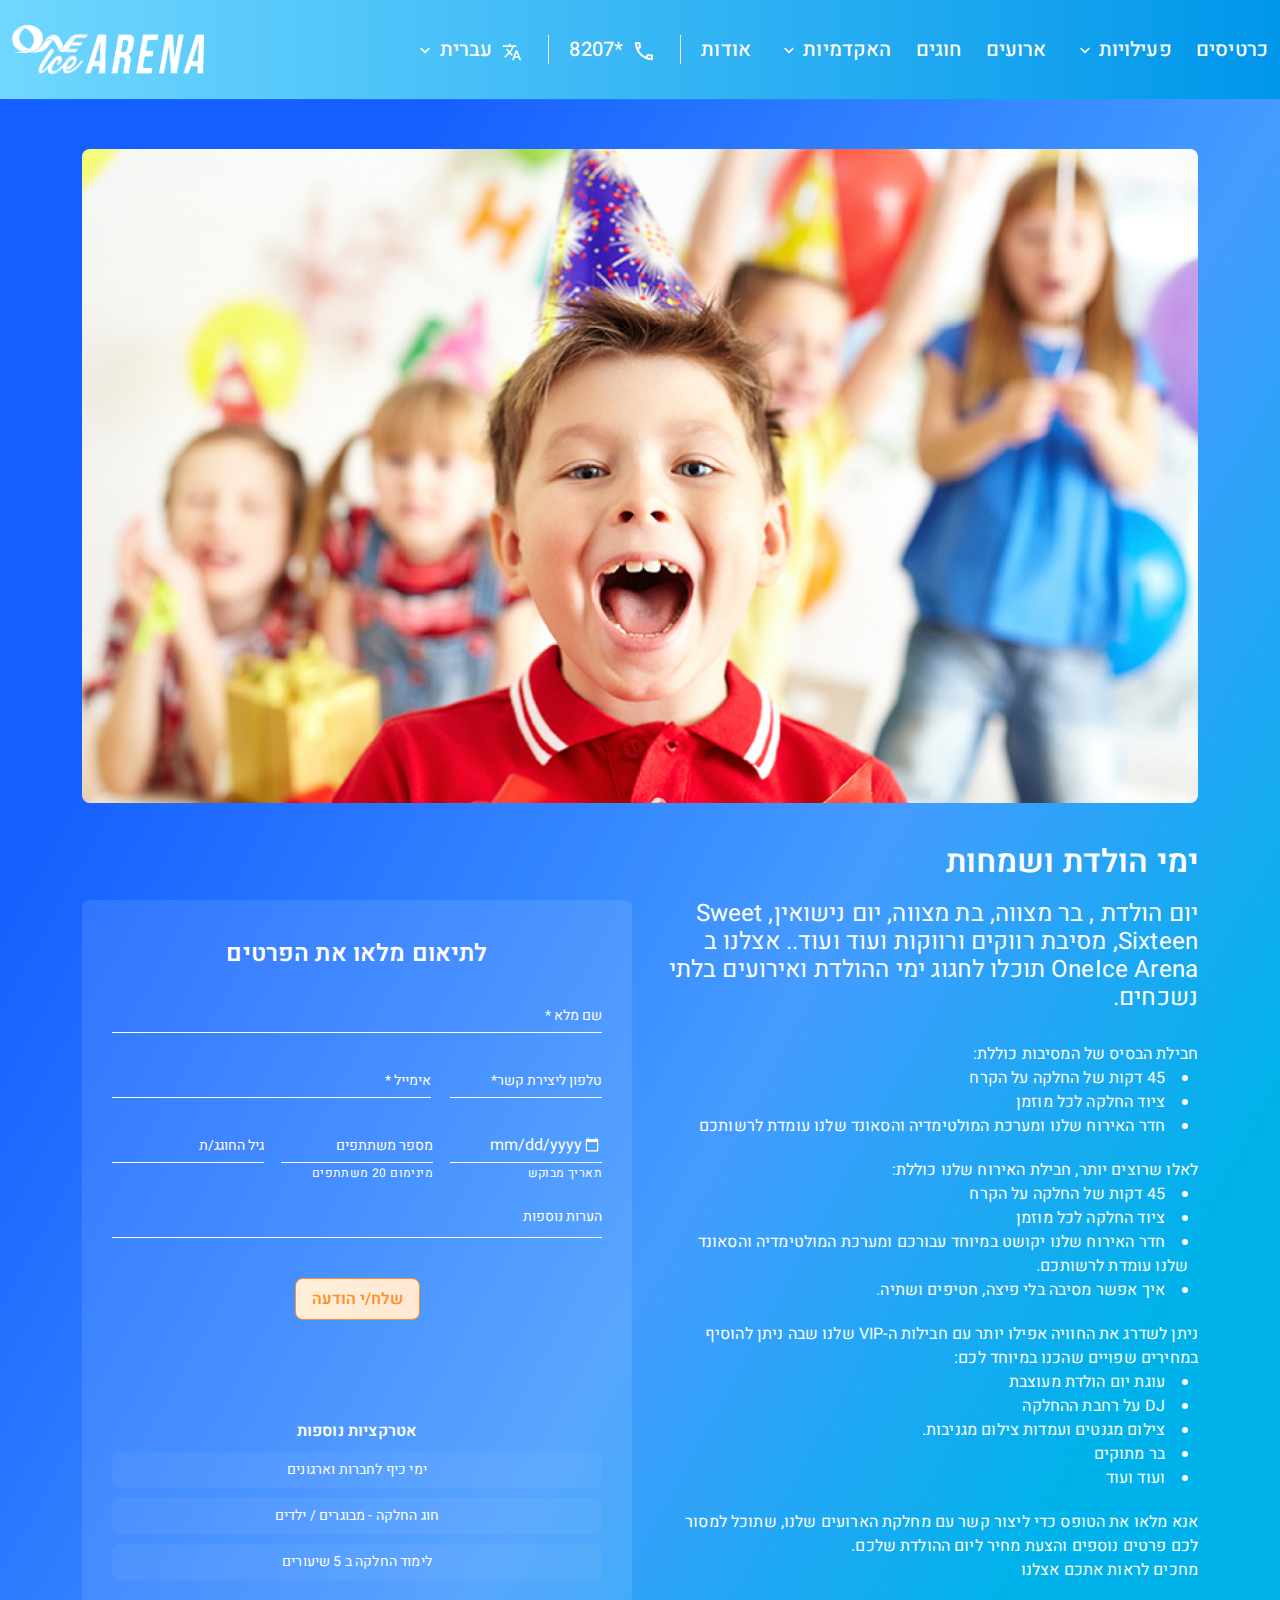
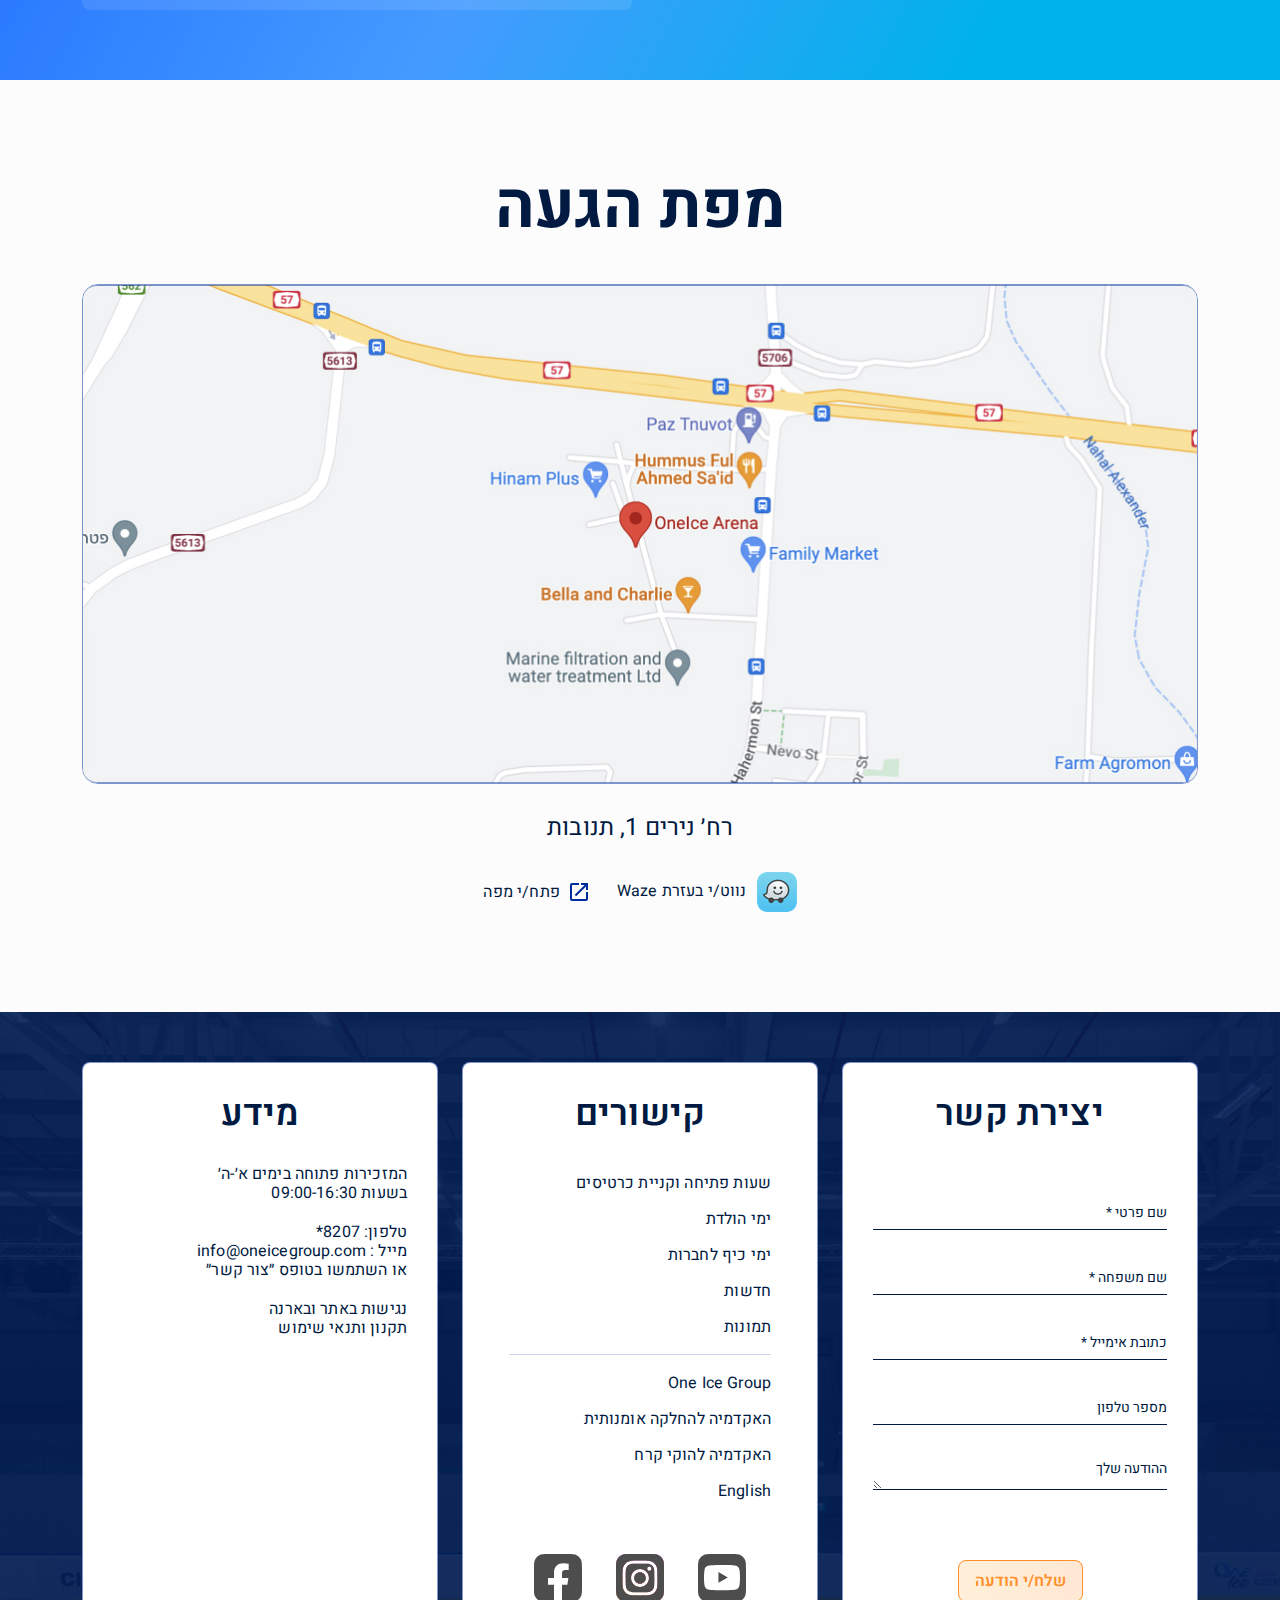
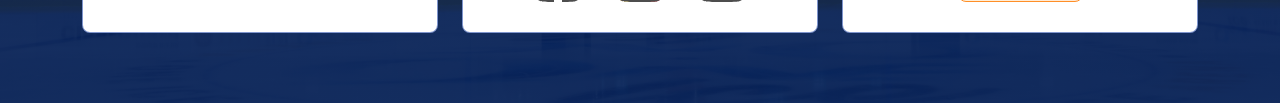
<file: birthday.html>
<!DOCTYPE html>
<html class="no-js" lang="he" dir="rtl">

<head>
  <meta charset="utf-8" />
  <meta http-equiv="X-UA-Compatible" content="IE=edge" />
  <meta name="robots" content="noindex, follow" />
  <meta name="viewport" content="width=device-width, initial-scale=1">
  <meta name="description" content="" />

  <!-- Site Title -->
  <title>Birthday - OneIce Arena - HTML</title>

  <!-- Favicon -->
  <link rel="website icon" type="svg" href="assets/img/" />

  <!-- CSS	   ============================================ -->
  <!-- Bootstrap.css -->
  <link rel="stylesheet" href="assets/css/bootstrap.rtl.min.css" />

  <!-- MeanMenu -->
  <link rel="stylesheet" href="assets/css/meanmenu.css" />

  <!-- Style.css -->
  <link rel="stylesheet" href="assets/css/main.css" />

  <!-- Responsive.css -->
  <link rel="stylesheet" href="assets/css/responsive.css" />

</head>

<body>

  <!-- start: Header Area -->
  <header class="site-header bg-2 header-fixed" id="site-header">
    <div class="container-fluid">
      <div class="row">
        <div class="col">
          <div class="header_content">
            <!-- menu -->
            <div class="menu_bars d-lg-none">
              <a href="javascript:void(0)"><img src="./assets/img/icons/bars.svg" alt="Menu bar"></a>
            </div>
            <div class="site_menu d-none d-lg-block">
              <ul>
                <li><a href="#">כרטיסים</a></li>
                <li class="has-dropdown"><a href="#">פעילויות</a>
                  <ul class="sub-menu">
                    <li><a href="#">ימי הולדת</a></li>
                    <li><a href="#">ימי כיף לחברות וארגונים</a></li>
                    <li><a href="#">לימוד החלקה</a></li>
                  </ul>
                </li>
                <li><a href="#">ארועים</a></li>
                <li><a href="#">חוגים</a></li>
                <li class="has-dropdown"><a href="#">האקדמיות</a>
                  <ul class="sub-menu">
                    <li><a href="#">האקדמיה להוקי קרח</a></li>
                    <li><a href="#">האקדמיה להחלקה אומנותית</a></li>
                  </ul>
                </li>
                <li><a href="#">אודות</a></li>
              </ul>
            </div>

            <!-- header info -->
            <div class="header_info">
              <div class="location d-none d-xxl-inline-flex">
                <a href="#"><span class="icon"><img src="./assets/img/icons/map-marker.svg" alt="map-marker"></span>
                  הגעה לתנובות</a>
              </div>
              <div class="phone">
                <a href="tel:*8207"><span class="icon"><img src="./assets/img/icons/phone.svg" alt="phone"></span>
                  *8207</a>
              </div>
              <div class="header_lang d-none d-lg-inline-flex">
                <ul class="languages dropdown">
                  <span class="icon"><img src="./assets/img/icons/lan.svg" alt="map-marker"></span>
                  <li class="activated"></li>

                  <ul class="lang_lists">
                    <li class="active"><a href="#">עברית</a></li>
                    <li><a href="#">Русский</a></li>
                    <li><a href="#">English</a></li>
                  </ul>
                </ul>
              </div>
            </div>

            <!-- logo -->
            <div class="site_logo">
              <a href="index.html"><img src="./assets/img/logo/logo.png" alt="Logo"></a>
            </div>

          </div>
        </div>
      </div>
    </div>

    <div class="side-menu d-lg-none">
      <div class="top-area d-flex flex-wrap align-items-center justify-content-between">

        <div class="site_logo">
          <a href="index.html"><img src="./assets/img/logo/logo.png" alt="Logo"></a>
        </div>

        <a href="javascript:void(0)" class="cross-icon-box">
          <img src="./assets/img/icons/close.svg" class="cross" alt="">
        </a>

      </div>

      <div class="mobile-menu"> </div>


      <div class="bottom-area d-flex flex-wrap align-items-center justify-content-between">

        <div class="location">
          <a href="#"><span class="icon"><img src="./assets/img/icons/map-marker.svg" alt="map-marker"></span>
            הגעה לתנובות</a>
        </div>

        <ul class="languages dropdown">
          <li class="activated"></li>
          <span class="icon"><img src="./assets/img/icons/lan.svg" alt="map-marker"></span>

          <ul class="lang_lists">
            <li class="active"><a href="#">עברית</a></li>
            <li><a href="#">Русский</a></li>
            <li><a href="#">English</a></li>
          </ul>
        </ul>

      </div>

    </div>
  </header>
  <!-- end: Header Area -->

  <main class="main-content" id="main">

    <!-- start: Event Page Content -->
    <section class="birthday-single-content bg-1">
      <div class="container">
        <div class="row">
          <div class="col">
            <div class="birthday_single">
              <div class="feature_img">
                <img src="./assets/img/single/birthday-feature.jpg" alt="">
              </div>
              <h5 class="title">ימי הולדת ושמחות</h5>
              <div class="birthday_single_content">
                <div class="content">
                  <h6 class="subtitle">יום הולדת , בר מצווה, בת מצווה, יום נישואין, Sweet Sixteen, מסיבת רווקים ורווקות
                    ועוד ועוד.. אצלנו ב OneIce Arena תוכלו לחגוג ימי ההולדת ואירועים בלתי נשכחים.</h6>

                  <div class="birthday_package">
                    <p>חבילת הבסיס של המסיבות כוללת: </p>
                    <ul>
                      <li>45 דקות של החלקה על הקרח </li>
                      <li>ציוד החלקה לכל מוזמן </li>
                      <li>חדר האירוח שלנו ומערכת המולטימדיה והסאונד שלנו עומדת לרשותכם </li>
                    </ul>
                  </div>

                  <div class="birthday_package">
                    <p>לאלו שרוצים יותר, חבילת האירוח שלנו כוללת: </p>

                    <ul>
                      <li>45 דקות של החלקה על הקרח </li>
                      <li>ציוד החלקה לכל מוזמן </li>
                      <li>חדר האירוח שלנו יקושט במיוחד עבורכם ומערכת המולטימדיה והסאונד שלנו עומדת לרשותכם. </li>
                      <li>איך אפשר מסיבה בלי פיצה, חטיפים ושתיה. </li>
                    </ul>
                  </div>

                  <div class="birthday_package">
                    <p>ניתן לשדרג את החוויה אפילו יותר עם חבילות ה-VIP שלנו שבה ניתן להוסיף במחירים שפויים שהכנו במיוחד
                      לכם: </p>

                    <ul>
                      <li>עוגת יום הולדת מעוצבת </li>
                      <li>DJ על רחבת ההחלקה </li>
                      <li>צילום מגנטים ועמדות צילום מגניבות. </li>
                      <li>בר מתוקים </li>
                      <li>ועוד ועוד </li>
                    </ul>
                  </div>
                  <div class="birthday_package">
                    <p>אנא מלאו את הטופס כדי ליצור קשר עם מחלקת הארועים שלנו, שתוכל למסור לכם פרטים נוספים והצעת מחיר
                      ליום ההולדת שלכם. </p>
                    <p>מחכים לראות אתכם אצלנו</p>
                  </div>

                </div>

                <div class="birthday_form">
                  <h6 class="subtitle">לתיאום מלאו את הפרטים</h6>
                  <form action="#">
                    <div class="form_group">
                      <input type="text" name="name" id="name" placeholder="שם מלא *">
                    </div>
                    <div class="form_two_col">
                      <div class="form_group">
                        <input type="tel" name="phone" id="phone" placeholder=" *טלפון ליצירת קשר">
                      </div>
                      <div class="form_group">
                        <input type="email" name="email" id="email" placeholder="* אימייל">
                      </div>
                    </div>
                    <div class="form_three_col">
                      <div class="form_group">
                        <input type="date" name="date" id="date" placeholder="תאריך מבוקש">
                        <span class="sub_info">תאריך מבוקש</span>
                      </div>
                      <div class="form_group">
                        <input type="text" name="participents" id="participents" placeholder="מספר משתתפים">
                        <span class="sub_info">מינימום 20 משתתפים</span>
                      </div>
                      <div class="form_group">
                        <input type="text" name="age" id="age" placeholder="גיל החוגג/ת">
                      </div>
                    </div>
                    <div class="form_group">
                      <textarea name="comments" id="comments" placeholder="הערות נוספות"></textarea>
                    </div>
                    <div class="form_group">
                      <input class="btn" type="submit" value="שלח/י הודעה">
                    </div>
                  </form>

                  <div class="attraction">
                    <h6 class="title">אטרקציות נוספות</h6>

                    <ul class="links">
                      <li><a href="#">ימי כיף לחברות וארגונים</a></li>
                      <li><a href="#">חוג החלקה - מבוגרים / ילדים</a></li>
                      <li><a href="#">לימוד החלקה ב 5 שיעורים</a></li>
                    </ul>
                  </div>
                </div>
              </div>


            </div>
          </div>
        </div>
      </div>
    </section>
    <!-- end: Event Page Content -->

    <!-- start: Map Section  -->
    <section class="map-section bg-gray">
      <div class="container">
        <div class="row">
          <div class="col">
            <div class="map_content">
              <div class="section_title text-center">
                <h2 class="title">מפת הגעה</h2>
              </div>

              <div class="map">
                <img src="./assets/img/map/map.jpg" alt="">
              </div>
              <div class="map_bottom_text text-center">
                <p>רח׳ נירים 1, תנובות</p>
                <div class="inline_btn">
                  <a href="#"><img src="./assets/img/icons/navigate.svg" alt="">נווט/י בעזרת Waze</a>
                  <a href="#"><img src="./assets/img/icons/link.svg" alt="">פתח/י מפה </a>
                </div>
              </div>
            </div>
          </div>
        </div>
      </div>
    </section>
    <!-- end: Map Section -->
  </main>
  <!-- end: #main -->

  <!-- start: Footer Area -->
  <footer id="footer" class="site-footer"
    style="background: linear-gradient(0deg, rgba(0, 28, 83, 0.9), rgba(0, 28, 83, 0.9)), url('./assets/img/bg/events-bg.jpg');">
    <div class="container">
      <div class="row">

        <div class="col-lg-4 order-3 order-lg-1">
          <div class="footer_widget">
            <div class="widget_inner">
              <div class="widget_title">
                <h4>יצירת קשר</h4>
              </div>
              <div class="footer_form">
                <form action="index.html">
                  <div class="form_group">
                    <input type="text" name="fname" id="fname" placeholder="שם פרטי *" required>
                  </div>
                  <div class="form_group">
                    <input type="text" name="lname" id="lname" placeholder="שם משפחה *" required>
                  </div>
                  <div class="form_group">
                    <input type="email" name="email" id="email" placeholder="* כתובת אימייל" required>
                  </div>
                  <div class="form_group">
                    <input type="tel" name="phone" id="pone" placeholder="מספר טלפון">
                  </div>
                  <div class="form_group">
                    <textarea name="message" id="message" placeholder="ההודעה שלך"></textarea>
                  </div>
                  <div class="form_group">
                    <input class="btn" type="submit" value="שלח/י הודעה">
                  </div>

                </form>
              </div>
            </div>
          </div>
        </div>

        <div class="col-lg-4 order-2 order-lg-2">
          <div class="footer_widget">
            <div class="widget_inner">
              <div class="widget_title">
                <h4>קישורים</h4>
              </div>
              <div class="footer_menu">
                <ul>
                  <li><a href="#">שעות פתיחה וקניית כרטיסים</a></li>
                  <li><a href="#">ימי הולדת</a></li>
                  <li><a href="#">ימי כיף לחברות</a></li>
                  <li><a href="#">חדשות</a></li>
                  <li><a href="#">תמונות</a></li>
                  <li class="divider"><a href="#">One Ice Group</a></li>
                  <li><a href="#">האקדמיה להחלקה אומנותית</a></li>
                  <li><a href="#">האקדמיה להוקי קרח</a></li>
                  <li><a href="#">English</a></li>
                </ul>
              </div>
              <div class="footer_socials">
                <ul>
                  <li><a href="#"><img src="./assets/img/icons/YouTube.svg" alt=""></a></li>
                  <li><a href="#"><img src="./assets/img/icons/Instagram.svg" alt=""></a></li>
                  <li><a href="#"><img src="./assets/img/icons/Facebook.svg" alt=""></a></li>
                </ul>
              </div>
            </div>
          </div>
        </div>

        <div class="col-lg-4 order-1 order-lg-3">
          <div class="footer_widget">
            <div class="widget_inner">
              <div class="widget_title">
                <h4>מידע</h4>
              </div>
              <div class="opening_hours">
                <p>המזכירות פתוחה בימים א׳-ה׳ <br>
                  בשעות 09:00-16:30</p>
              </div>
              <div class="contact_details">
                <p>טלפון: <a href="tel:8207*">8207*</a></p>
                <p>מייל : <a href="mailto:info@oneicegroup.com">info@oneicegroup.com</a></p>
                <p>או השתמשו בטופס ״צור קשר״</p>
              </div>
              <div class="privacy_details">
                <p><a href="#">נגישות באתר ובארנה</a></p>
                <p><a href="#">תקנון ותנאי שימוש</a></p>
              </div>
            </div>
          </div>
        </div>
      </div>
    </div>
  </footer>
  <!-- end: Footer Area -->

  <!-- JS
      ============================================ -->
  <!-- Jquery js -->
  <script src="assets/js/jquery-3.6.1.min.js"></script>

  <!-- Bootstrap -->
  <script src="assets/js/bootstrap.bundle-5.2.2.min.js"></script>

  <!-- MeanMenu -->
  <script src="assets/js/meanmenu.js"></script>

  <!-- Main -->
  <script src="assets/js/main.js"></script>
</body>

</html>
</file>
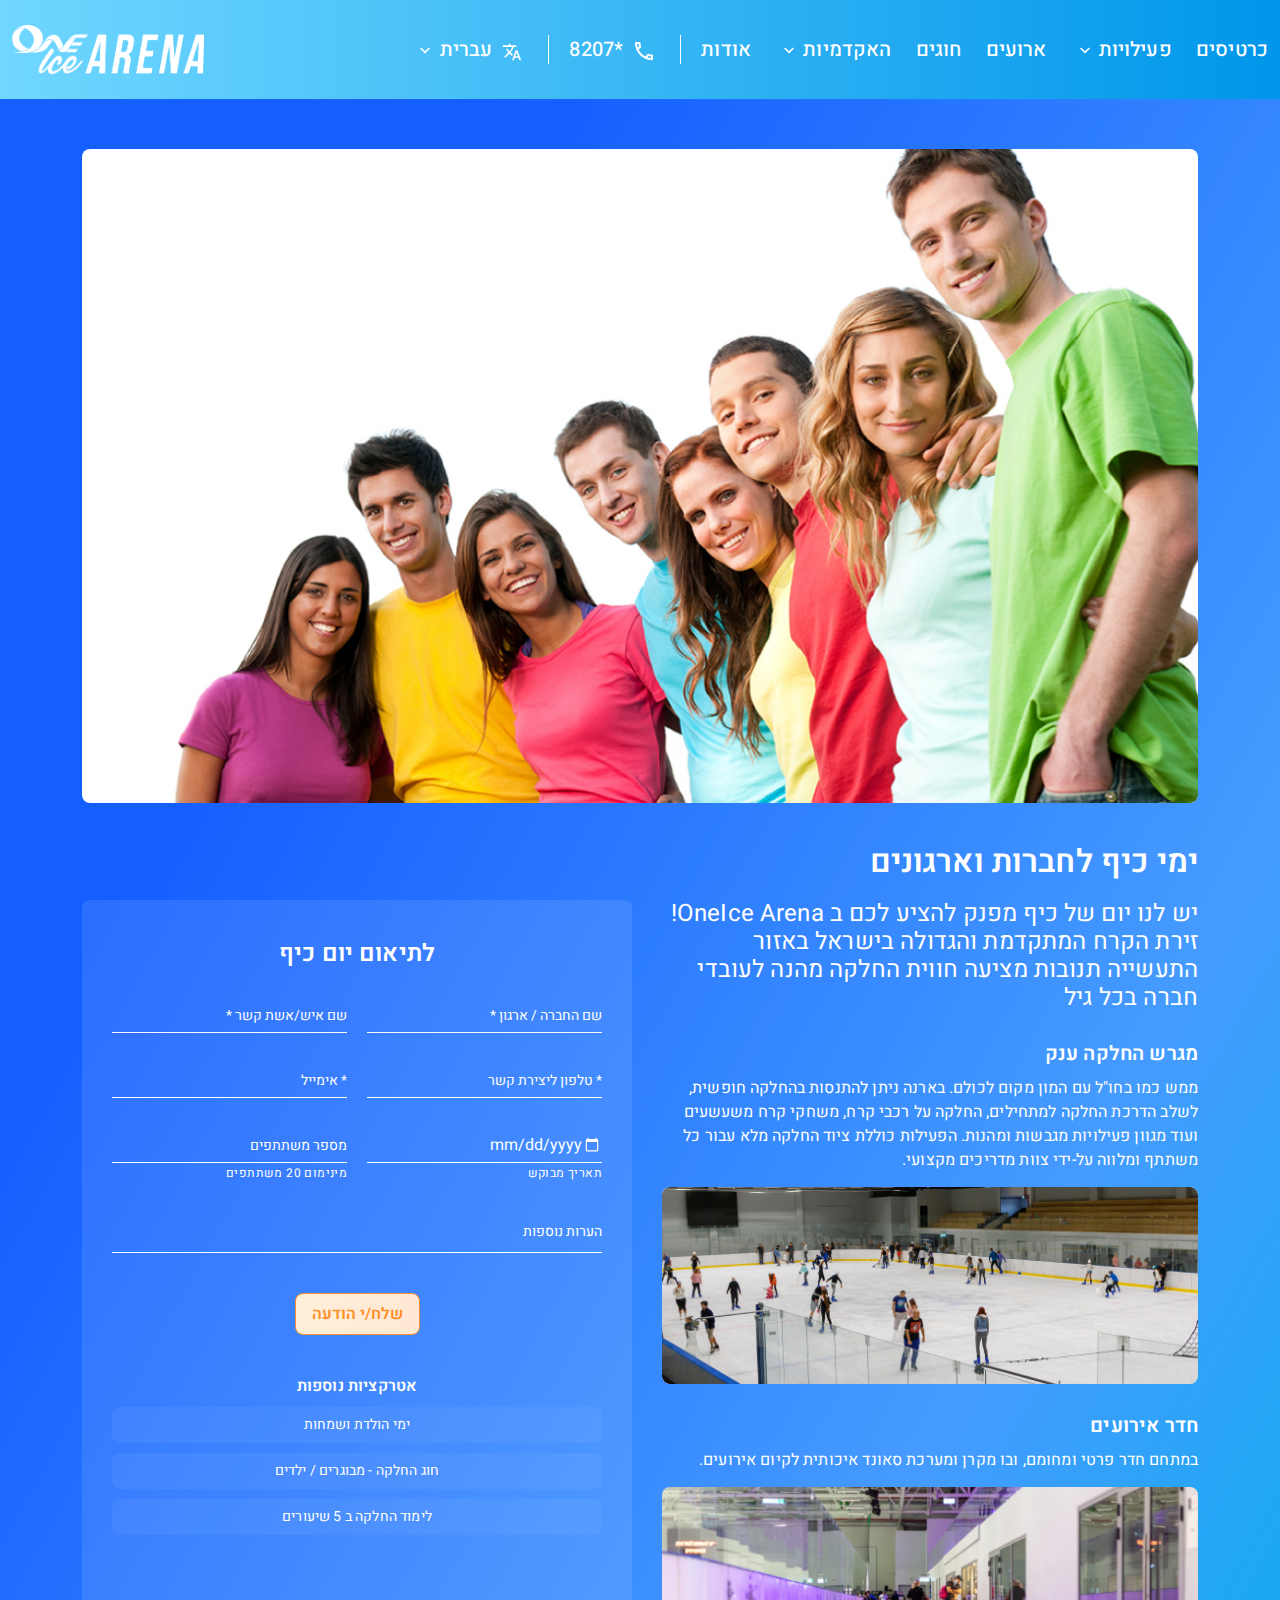
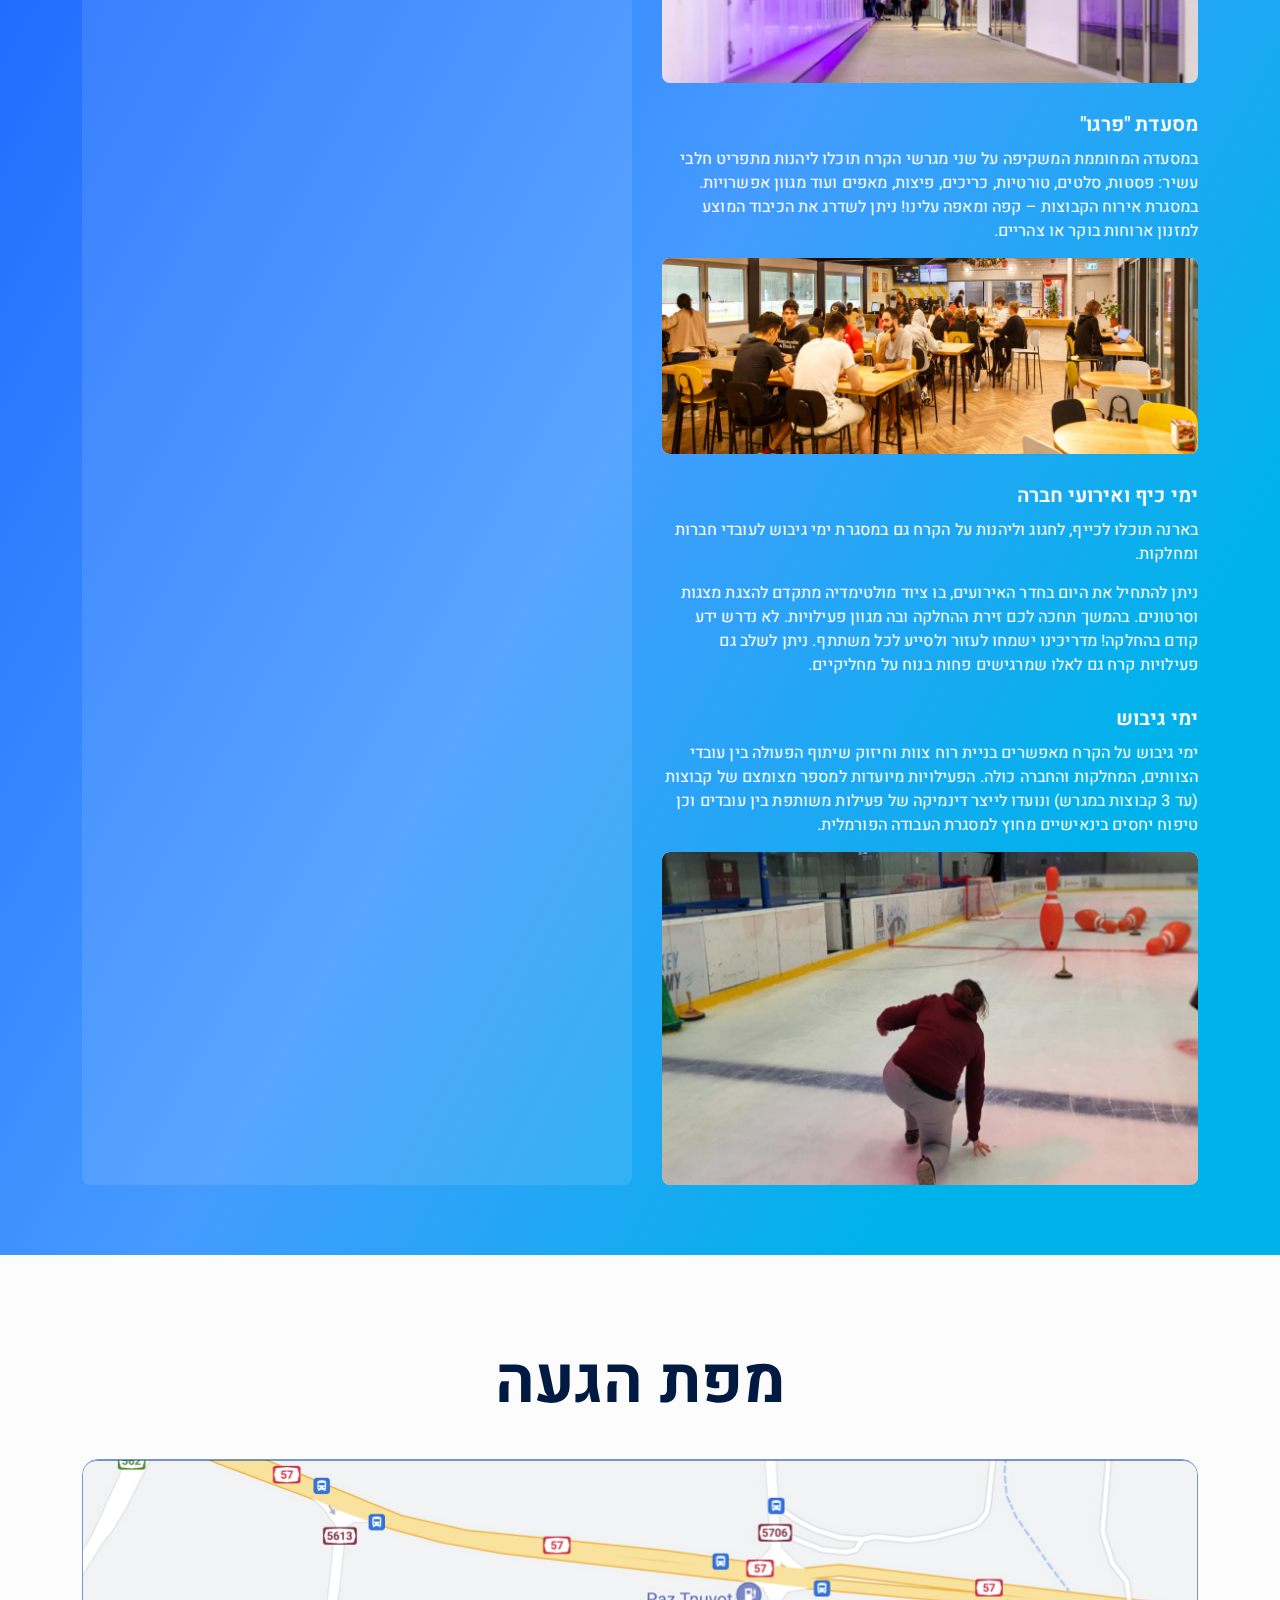
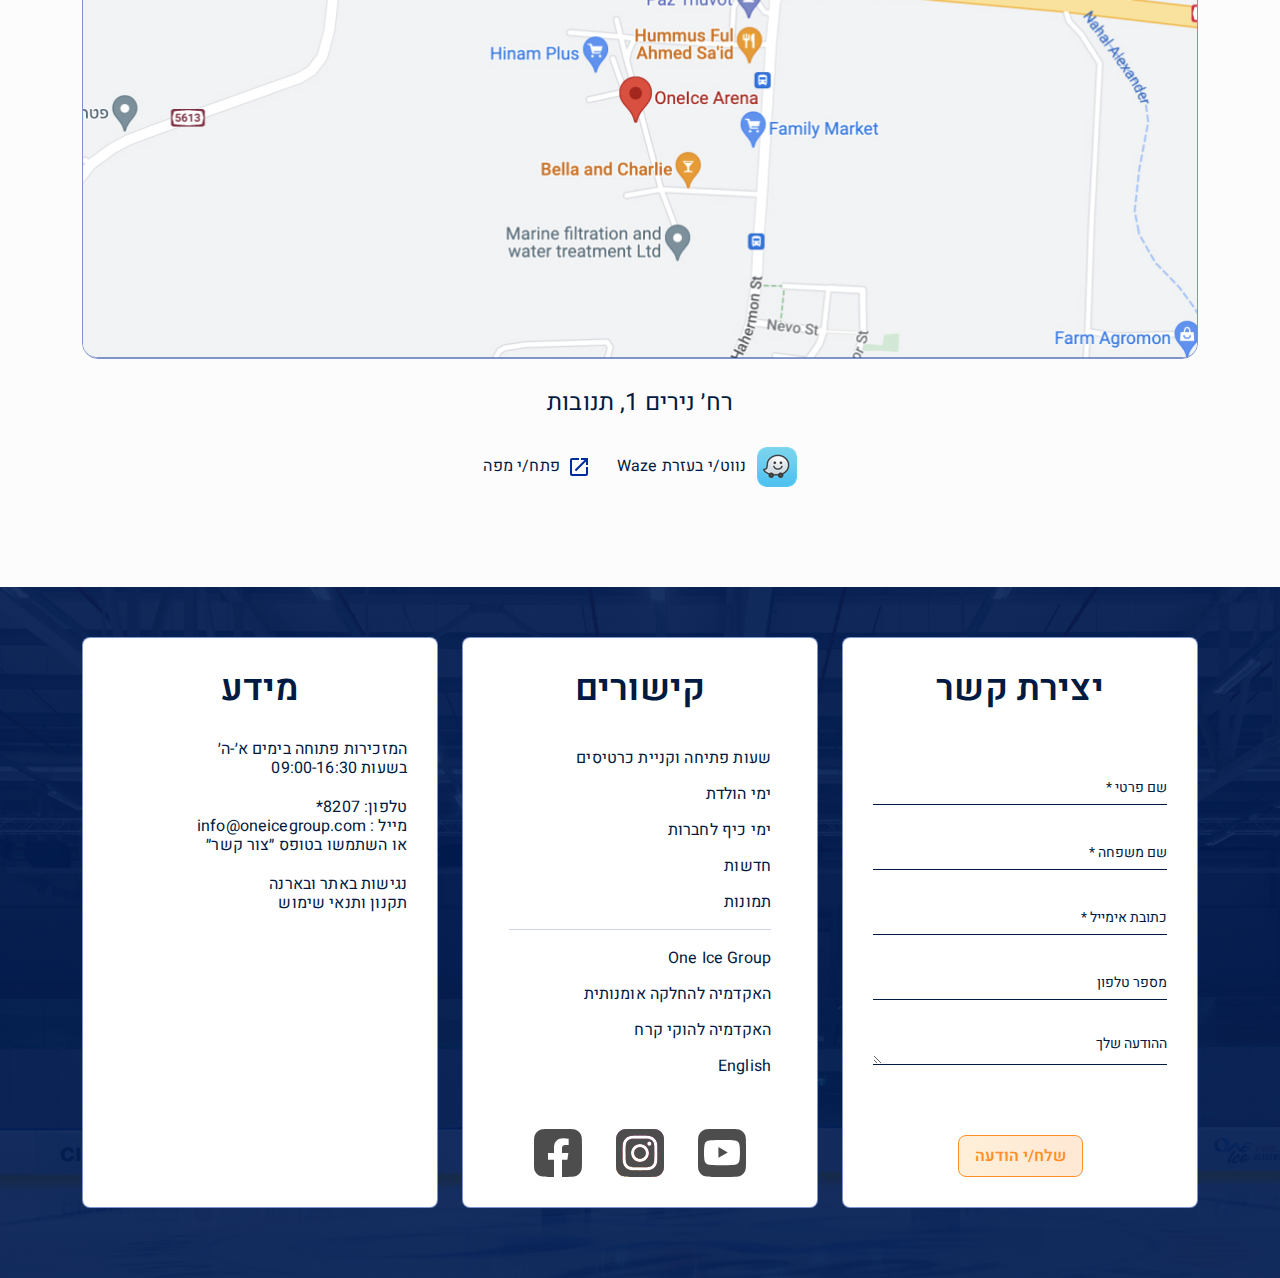
<file: companies.html>
<!DOCTYPE html>
<html class="no-js" lang="he" dir="rtl">

<head>
  <meta charset="utf-8" />
  <meta http-equiv="X-UA-Compatible" content="IE=edge" />
  <meta name="robots" content="noindex, follow" />
  <meta name="viewport" content="width=device-width, initial-scale=1">
  <meta name="description" content="" />

  <!-- Site Title -->
  <title>Companies - OneIce Arena - HTML</title>

  <!-- Favicon -->
  <link rel="website icon" type="svg" href="assets/img/" />

  <!-- CSS	   ============================================ -->
  <!-- Bootstrap.css -->
  <link rel="stylesheet" href="assets/css/bootstrap.rtl.min.css" />

  <!-- MeanMenu -->
  <link rel="stylesheet" href="assets/css/meanmenu.css" />

  <!-- Style.css -->
  <link rel="stylesheet" href="assets/css/main.css" />

  <!-- Responsive.css -->
  <link rel="stylesheet" href="assets/css/responsive.css" />

</head>

<body>

  <!-- start: Header Area -->
  <header class="site-header bg-2 header-fixed" id="site-header">
    <div class="container-fluid">
      <div class="row">
        <div class="col">
          <div class="header_content">
            <!-- menu -->
            <div class="menu_bars d-lg-none">
              <a href="javascript:void(0)"><img src="./assets/img/icons/bars.svg" alt="Menu bar"></a>
            </div>
            <div class="site_menu d-none d-lg-block">
              <ul>
                <li><a href="#">כרטיסים</a></li>
                <li class="has-dropdown"><a href="#">פעילויות</a>
                  <ul class="sub-menu">
                    <li><a href="#">ימי הולדת</a></li>
                    <li><a href="#">ימי כיף לחברות וארגונים</a></li>
                    <li><a href="#">לימוד החלקה</a></li>
                  </ul>
                </li>
                <li><a href="#">ארועים</a></li>
                <li><a href="#">חוגים</a></li>
                <li class="has-dropdown"><a href="#">האקדמיות</a>
                  <ul class="sub-menu">
                    <li><a href="#">האקדמיה להוקי קרח</a></li>
                    <li><a href="#">האקדמיה להחלקה אומנותית</a></li>
                  </ul>
                </li>
                <li><a href="#">אודות</a></li>
              </ul>
            </div>

            <!-- header info -->
            <div class="header_info">
              <div class="location d-none d-xxl-inline-flex">
                <a href="#"><span class="icon"><img src="./assets/img/icons/map-marker.svg" alt="map-marker"></span>
                  הגעה לתנובות</a>
              </div>
              <div class="phone">
                <a href="tel:*8207"><span class="icon"><img src="./assets/img/icons/phone.svg" alt="phone"></span>
                  *8207</a>
              </div>
              <div class="header_lang d-none d-lg-inline-flex">
                <ul class="languages dropdown">
                  <span class="icon"><img src="./assets/img/icons/lan.svg" alt="map-marker"></span>
                  <li class="activated"></li>

                  <ul class="lang_lists">
                    <li class="active"><a href="#">עברית</a></li>
                    <li><a href="#">Русский</a></li>
                    <li><a href="#">English</a></li>
                  </ul>
                </ul>
              </div>
            </div>

            <!-- logo -->
            <div class="site_logo">
              <a href="index.html"><img src="./assets/img/logo/logo.png" alt="Logo"></a>
            </div>

          </div>
        </div>
      </div>
    </div>

    <div class="side-menu d-lg-none">
      <div class="top-area d-flex flex-wrap align-items-center justify-content-between">

        <div class="site_logo">
          <a href="index.html"><img src="./assets/img/logo/logo.png" alt="Logo"></a>
        </div>

        <a href="javascript:void(0)" class="cross-icon-box">
          <img src="./assets/img/icons/close.svg" class="cross" alt="">
        </a>

      </div>

      <div class="mobile-menu"> </div>


      <div class="bottom-area d-flex flex-wrap align-items-center justify-content-between">

        <div class="location">
          <a href="#"><span class="icon"><img src="./assets/img/icons/map-marker.svg" alt="map-marker"></span>
            הגעה לתנובות</a>
        </div>

        <ul class="languages dropdown">
          <li class="activated"></li>
          <span class="icon"><img src="./assets/img/icons/lan.svg" alt="map-marker"></span>

          <ul class="lang_lists">
            <li class="active"><a href="#">עברית</a></li>
            <li><a href="#">Русский</a></li>
            <li><a href="#">English</a></li>
          </ul>
        </ul>

      </div>

    </div>
  </header>
  <!-- end: Header Area -->

  <main class="main-content" id="main">

    <!-- start: Event Page Content -->
    <section class="companies-single-content bg-1">
      <div class="container">
        <div class="row">
          <div class="col">
            <div class="companies_single">
              <div class="feature_img">
                <img src="./assets/img/single/companies-feature.jpg" alt="">
              </div>
              <h5 class="title">ימי כיף לחברות וארגונים</h5>

              <div class="companies_single_content">
                <div class="content">
                  <h6 class="subtitle">יש לנו יום של כיף מפנק להציע לכם ב OneIce Arena!
                    זירת הקרח המתקדמת והגדולה בישראל באזור התעשייה תנובות מציעה חווית החלקה מהנה לעובדי חברה בכל גיל
                  </h6>

                  <div class="content_box">
                    <h6 class="content_title">מגרש החלקה ענק</h6>
                    <p>ממש כמו בחו"ל עם המון מקום לכולם. בארנה ניתן להתנסות בהחלקה חופשית, לשלב הדרכת החלקה למתחילים,
                      החלקה על רכבי קרח, משחקי קרח משעשעים ועוד מגוון פעילויות מגבשות ומהנות. הפעילות כוללת ציוד החלקה
                      מלא
                      עבור כל משתתף ומלווה על-ידי צוות מדריכים מקצועי.</p>
                    <img src="./assets/img/companies/image-1.jpg" alt="">
                  </div>

                  <div class="content_box">
                    <h6 class="content_title">חדר אירועים</h6>
                    <p>במתחם חדר פרטי ומחומם, ובו מקרן ומערכת סאונד איכותית לקיום אירועים.</p>
                    <img src="./assets/img/companies/image-2.jpg" alt="">
                  </div>

                  <div class="content_box">
                    <h6 class="content_title">מסעדת "פרגו"</h6>
                    <p>במסעדה המחוממת המשקיפה על שני מגרשי הקרח תוכלו ליהנות מתפריט חלבי עשיר: פסטות, סלטים, טורטיות,
                      כריכים, פיצות, מאפים ועוד מגוון אפשרויות.
                      במסגרת אירוח הקבוצות – קפה ומאפה עלינו! ניתן לשדרג את הכיבוד המוצע למזנון ארוחות בוקר או צהריים.
                    </p>
                    <img src="./assets/img/companies/image-3.jpg" alt="">
                  </div>

                  <div class="content_box">
                    <h6 class="content_title">ימי כיף ואירועי חברה</h6>
                    <p>בארנה תוכלו לכייף, לחגוג וליהנות על הקרח גם במסגרת ימי גיבוש לעובדי חברות ומחלקות.
                    </p>
                    <p>
                      ניתן להתחיל את היום בחדר האירועים, בו ציוד מולטימדיה מתקדם להצגת מצגות וסרטונים. בהמשך תחכה לכם
                      זירת ההחלקה ובה מגוון פעילויות. לא נדרש ידע קודם בהחלקה! מדריכינו ישמחו לעזור ולסייע לכל משתתף.
                      ניתן לשלב גם פעילויות קרח גם לאלו שמרגישים פחות בנוח על מחליקיים.</p>
                  </div>

                  <div class="content_box">
                    <h6 class="content_title">ימי גיבוש</h6>
                    <p>ימי גיבוש על הקרח מאפשרים בניית רוח צוות וחיזוק שיתוף הפעולה בין עובדי הצוותים, המחלקות והחברה
                      כולה. הפעילויות מיועדות למספר מצומצם של קבוצות (עד 3 קבוצות במגרש) ונועדו לייצר דינמיקה של פעילות
                      משותפת בין עובדים וכן טיפוח יחסים בינאישיים מחוץ למסגרת העבודה הפורמלית.</p>
                    <img src="./assets/img/companies/image-4.jpg" alt="">
                  </div>



                </div>

                <div class="companies_form">
                  <h6 class="subtitle">לתיאום יום כיף</h6>
                  <form action="#">
                    <div class="form_two_col">
                      <div class="form_group">
                        <input type="text" name="cname" id="cname" placeholder="שם החברה / ארגון *" required>
                      </div>
                      <div class="form_group">
                        <input type="text" name="pname" id="pname" placeholder="שם איש/אשת קשר *" required>
                      </div>
                    </div>
                    <div class="form_two_col">
                      <div class="form_group">
                        <input type="tel" name="phone" id="phone" placeholder="טלפון ליצירת קשר *" required>
                      </div>
                      <div class="form_group">
                        <input type="email" name="email" id="email" placeholder="אימייל *" required>
                      </div>
                    </div>
                    <div class="form_two_col">
                      <div class="form_group">
                        <input type="date" name="date" id="date" placeholder="תאריך מבוקש">
                        <span class="sub_info">תאריך מבוקש</span>
                      </div>
                      <div class="form_group">
                        <input type="text" name="participents" id="participents" placeholder="מספר משתתפים">
                        <span class="sub_info">מינימום 20 משתתפים</span>
                      </div>
                    </div>
                    <div class="form_group">
                      <textarea name="comments" id="comments" placeholder="הערות נוספות"></textarea>
                    </div>
                    <div class="form_group">
                      <input class="btn" type="submit" value="שלח/י הודעה">
                    </div>
                  </form>

                  <div class="attraction">
                    <h6 class="title">אטרקציות נוספות</h6>

                    <ul class="links">
                      <li><a href="#">ימי הולדת ושמחות</a></li>
                      <li><a href="#">חוג החלקה - מבוגרים / ילדים</a></li>
                      <li><a href="#">לימוד החלקה ב 5 שיעורים</a></li>
                    </ul>
                  </div>
                </div>
              </div>


            </div>
          </div>
        </div>
      </div>
    </section>
    <!-- end: Event Page Content -->

    <!-- start: Map Section  -->
    <section class="map-section bg-gray">
      <div class="container">
        <div class="row">
          <div class="col">
            <div class="map_content">
              <div class="section_title text-center">
                <h2 class="title">מפת הגעה</h2>
              </div>

              <div class="map">
                <img src="./assets/img/map/map.jpg" alt="">
              </div>
              <div class="map_bottom_text text-center">
                <p>רח׳ נירים 1, תנובות</p>
                <div class="inline_btn">
                  <a href="#"><img src="./assets/img/icons/navigate.svg" alt="">נווט/י בעזרת Waze</a>
                  <a href="#"><img src="./assets/img/icons/link.svg" alt="">פתח/י מפה </a>
                </div>
              </div>
            </div>
          </div>
        </div>
      </div>
    </section>
    <!-- end: Map Section -->
  </main>
  <!-- end: #main -->

  <!-- start: Footer Area -->
  <footer id="footer" class="site-footer"
    style="background: linear-gradient(0deg, rgba(0, 28, 83, 0.9), rgba(0, 28, 83, 0.9)), url('./assets/img/bg/events-bg.jpg');">
    <div class="container">
      <div class="row">

        <div class="col-lg-4 order-3 order-lg-1">
          <div class="footer_widget">
            <div class="widget_inner">
              <div class="widget_title">
                <h4>יצירת קשר</h4>
              </div>
              <div class="footer_form">
                <form action="index.html">
                  <div class="form_group">
                    <input type="text" name="fname" id="fname" placeholder="שם פרטי *" required>
                  </div>
                  <div class="form_group">
                    <input type="text" name="lname" id="lname" placeholder="שם משפחה *" required>
                  </div>
                  <div class="form_group">
                    <input type="email" name="email" id="email" placeholder="* כתובת אימייל" required>
                  </div>
                  <div class="form_group">
                    <input type="tel" name="phone" id="pone" placeholder="מספר טלפון">
                  </div>
                  <div class="form_group">
                    <textarea name="message" id="message" placeholder="ההודעה שלך"></textarea>
                  </div>
                  <div class="form_group">
                    <input class="btn" type="submit" value="שלח/י הודעה">
                  </div>

                </form>
              </div>
            </div>
          </div>
        </div>

        <div class="col-lg-4 order-2 order-lg-2">
          <div class="footer_widget">
            <div class="widget_inner">
              <div class="widget_title">
                <h4>קישורים</h4>
              </div>
              <div class="footer_menu">
                <ul>
                  <li><a href="#">שעות פתיחה וקניית כרטיסים</a></li>
                  <li><a href="#">ימי הולדת</a></li>
                  <li><a href="#">ימי כיף לחברות</a></li>
                  <li><a href="#">חדשות</a></li>
                  <li><a href="#">תמונות</a></li>
                  <li class="divider"><a href="#">One Ice Group</a></li>
                  <li><a href="#">האקדמיה להחלקה אומנותית</a></li>
                  <li><a href="#">האקדמיה להוקי קרח</a></li>
                  <li><a href="#">English</a></li>
                </ul>
              </div>
              <div class="footer_socials">
                <ul>
                  <li><a href="#"><img src="./assets/img/icons/YouTube.svg" alt=""></a></li>
                  <li><a href="#"><img src="./assets/img/icons/Instagram.svg" alt=""></a></li>
                  <li><a href="#"><img src="./assets/img/icons/Facebook.svg" alt=""></a></li>
                </ul>
              </div>
            </div>
          </div>
        </div>

        <div class="col-lg-4 order-1 order-lg-3">
          <div class="footer_widget">
            <div class="widget_inner">
              <div class="widget_title">
                <h4>מידע</h4>
              </div>
              <div class="opening_hours">
                <p>המזכירות פתוחה בימים א׳-ה׳ <br>
                  בשעות 09:00-16:30</p>
              </div>
              <div class="contact_details">
                <p>טלפון: <a href="tel:8207*">8207*</a></p>
                <p>מייל : <a href="mailto:info@oneicegroup.com">info@oneicegroup.com</a></p>
                <p>או השתמשו בטופס ״צור קשר״</p>
              </div>
              <div class="privacy_details">
                <p><a href="#">נגישות באתר ובארנה</a></p>
                <p><a href="#">תקנון ותנאי שימוש</a></p>
              </div>
            </div>
          </div>
        </div>
      </div>
    </div>
  </footer>
  <!-- end: Footer Area -->

  <!-- JS
      ============================================ -->
  <!-- Jquery js -->
  <script src="assets/js/jquery-3.6.1.min.js"></script>

  <!-- Bootstrap -->
  <script src="assets/js/bootstrap.bundle-5.2.2.min.js"></script>

  <!-- MeanMenu -->
  <script src="assets/js/meanmenu.js"></script>

  <!-- Main -->
  <script src="assets/js/main.js"></script>
</body>

</html>
</file>
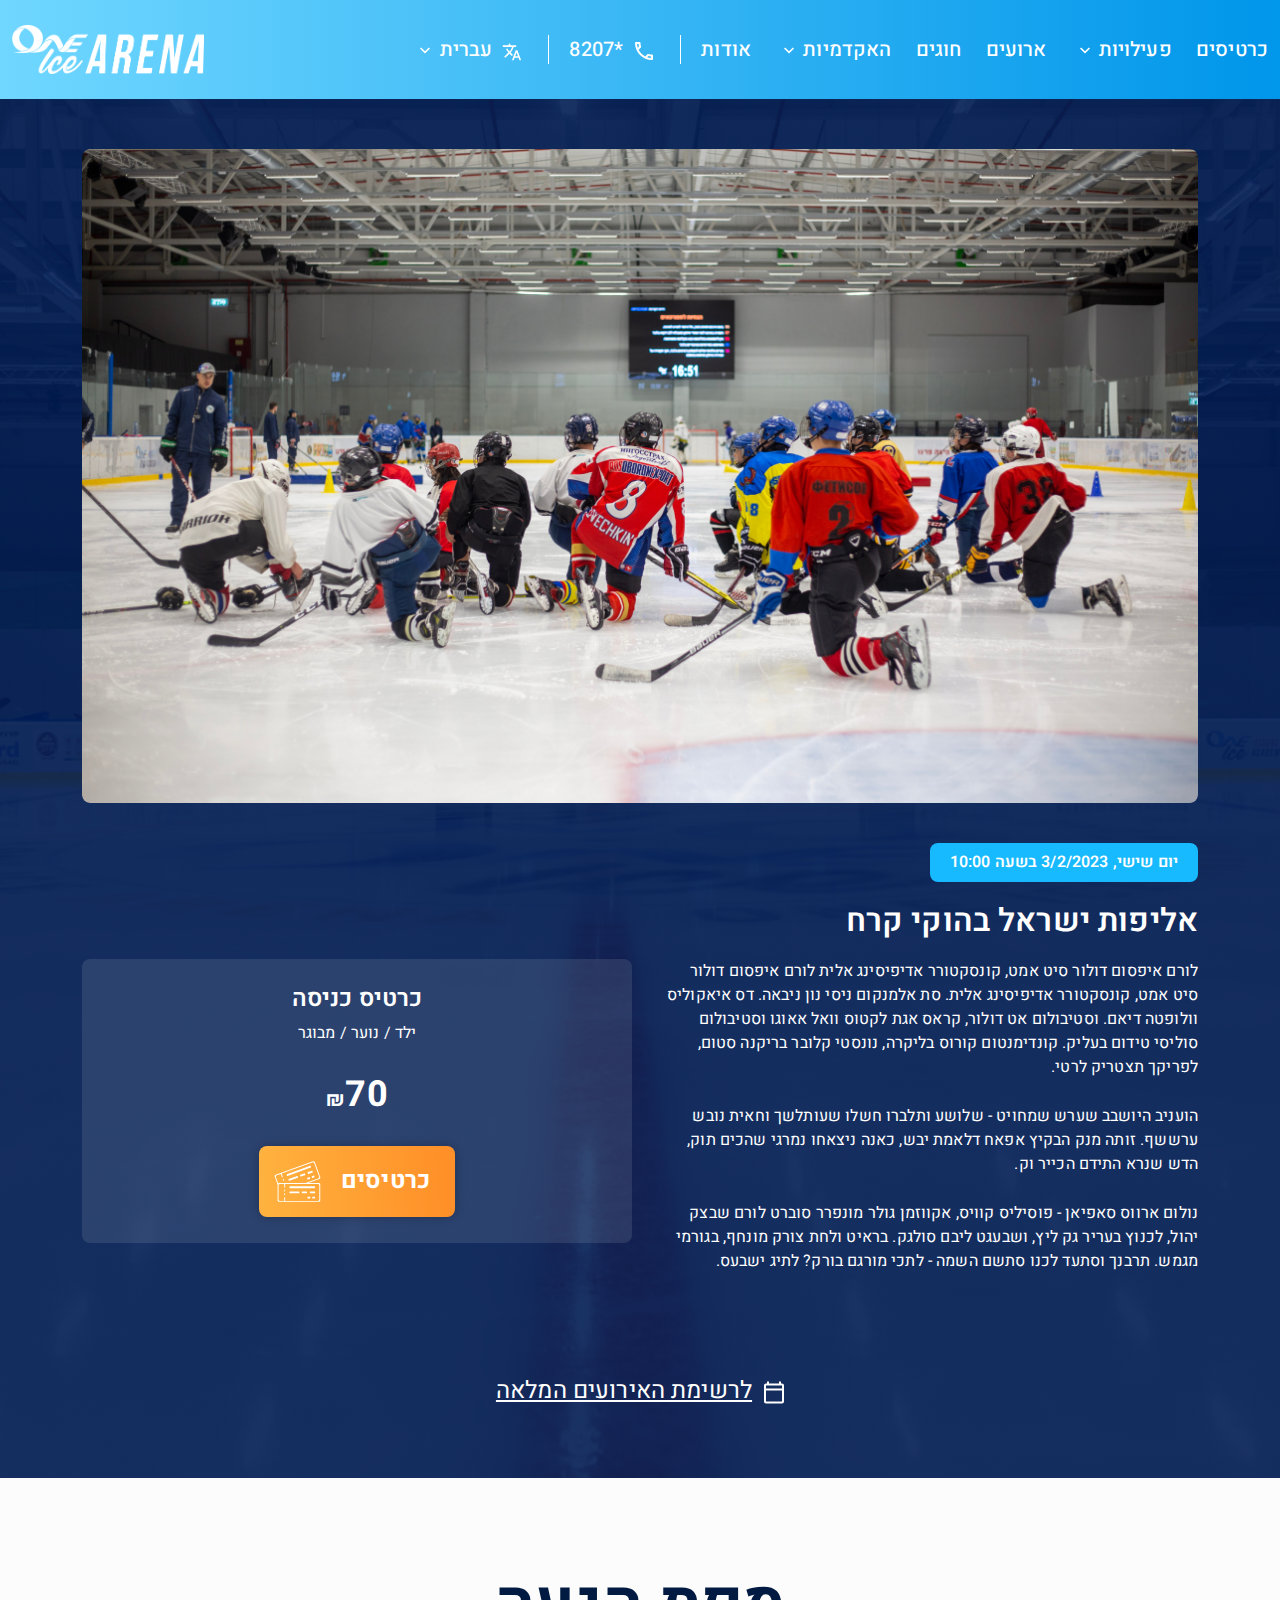
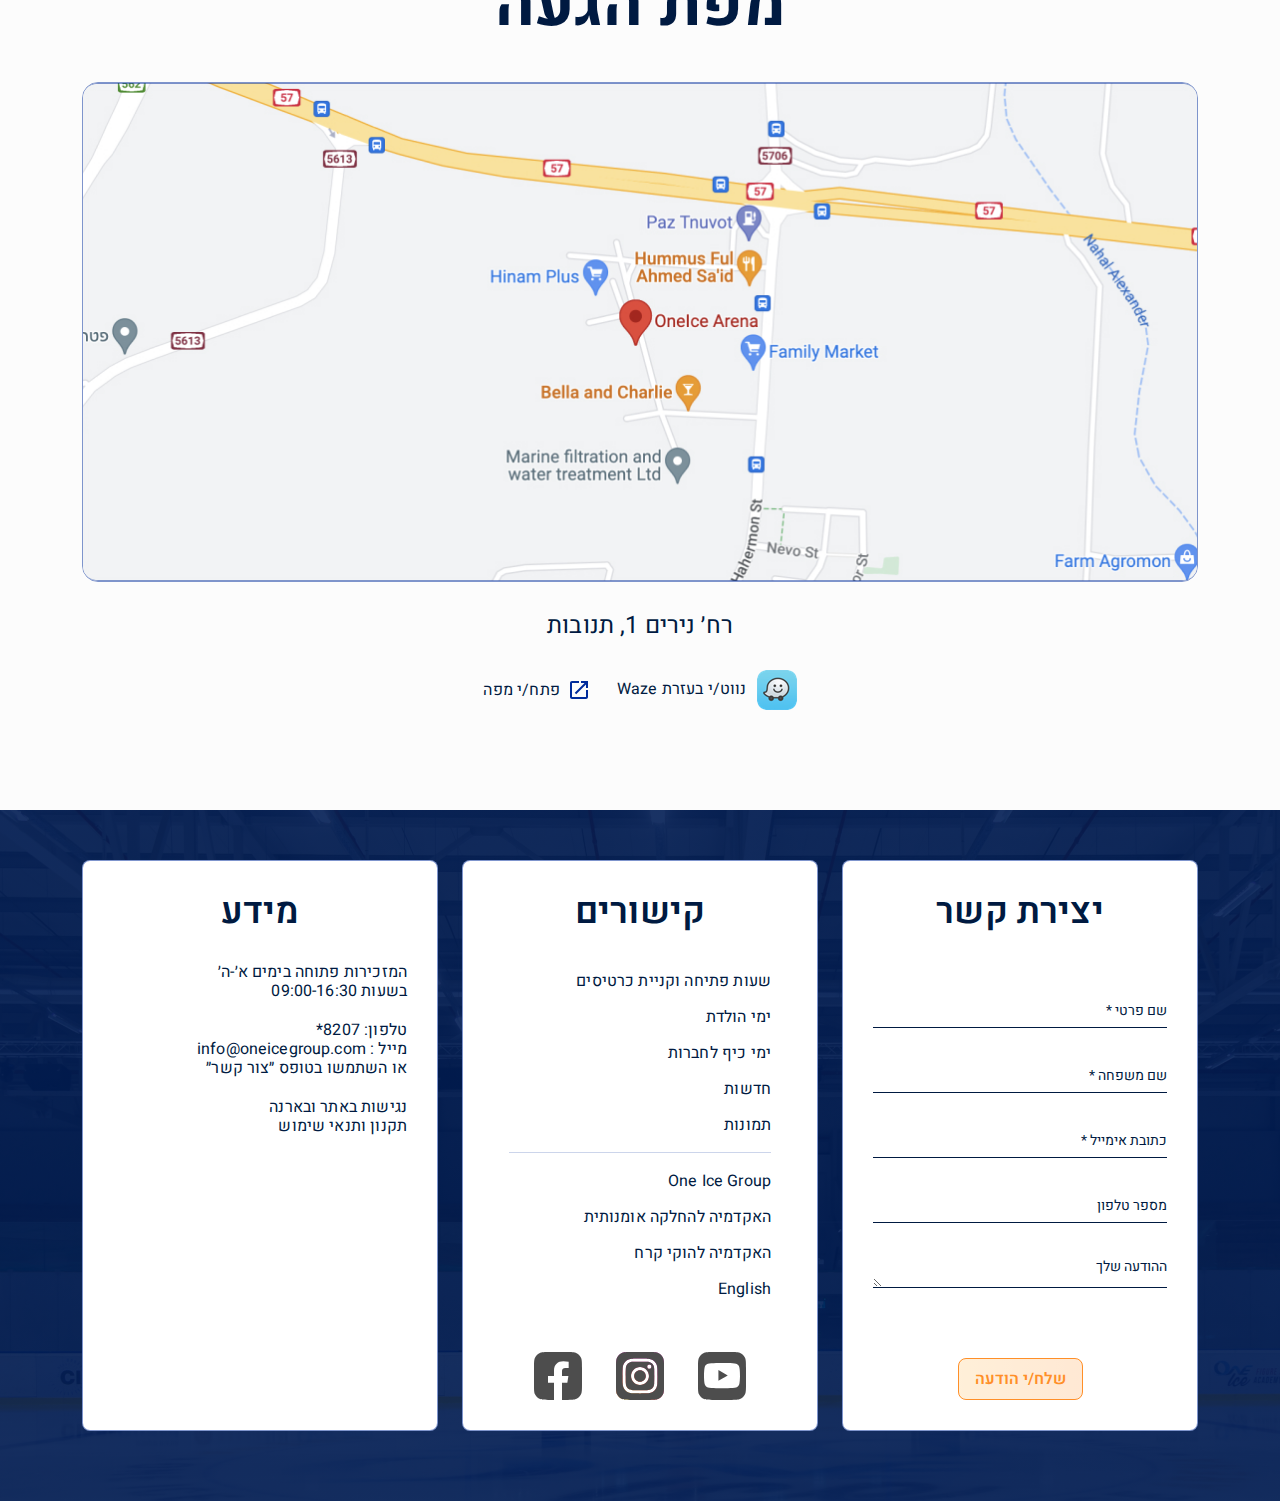
<file: event.html>
<!DOCTYPE html>
<html class="no-js" lang="he" dir="rtl">

<head>
  <meta charset="utf-8" />
  <meta http-equiv="X-UA-Compatible" content="IE=edge" />
  <meta name="robots" content="noindex, follow" />
  <meta name="viewport" content="width=device-width, initial-scale=1">
  <meta name="description" content="" />

  <!-- Site Title -->
  <title>Event - OneIce Arena - HTML</title>

  <!-- Favicon -->
  <link rel="website icon" type="svg" href="assets/img/" />

  <!-- CSS	   ============================================ -->
  <!-- Bootstrap.css -->
  <link rel="stylesheet" href="assets/css/bootstrap.rtl.min.css" />

  <!-- MeanMenu -->
  <link rel="stylesheet" href="assets/css/meanmenu.css" />

  <!-- Style.css -->
  <link rel="stylesheet" href="assets/css/main.css" />

  <!-- Responsive.css -->
  <link rel="stylesheet" href="assets/css/responsive.css" />

</head>

<body>

  <!-- start: Header Area -->
  <header class="site-header bg-2 header-fixed" id="site-header">
    <div class="container-fluid">
      <div class="row">
        <div class="col">
          <div class="header_content">
            <!-- menu -->
            <div class="menu_bars d-lg-none">
              <a href="javascript:void(0)"><img src="./assets/img/icons/bars.svg" alt="Menu bar"></a>
            </div>
            <div class="site_menu d-none d-lg-block">
              <ul>
                <li><a href="#">כרטיסים</a></li>
                <li class="has-dropdown"><a href="#">פעילויות</a>
                  <ul class="sub-menu">
                    <li><a href="#">ימי הולדת</a></li>
                    <li><a href="#">ימי כיף לחברות וארגונים</a></li>
                    <li><a href="#">לימוד החלקה</a></li>
                  </ul>
                </li>
                <li><a href="#">ארועים</a></li>
                <li><a href="#">חוגים</a></li>
                <li class="has-dropdown"><a href="#">האקדמיות</a>
                  <ul class="sub-menu">
                    <li><a href="#">האקדמיה להוקי קרח</a></li>
                    <li><a href="#">האקדמיה להחלקה אומנותית</a></li>
                  </ul>
                </li>
                <li><a href="#">אודות</a></li>
              </ul>
            </div>

            <!-- header info -->
            <div class="header_info">
              <div class="location d-none d-xxl-inline-flex">
                <a href="#"><span class="icon"><img src="./assets/img/icons/map-marker.svg" alt="map-marker"></span>
                  הגעה לתנובות</a>
              </div>
              <div class="phone">
                <a href="tel:*8207"><span class="icon"><img src="./assets/img/icons/phone.svg" alt="phone"></span>
                  *8207</a>
              </div>
              <div class="header_lang d-none d-lg-inline-flex">
                <ul class="languages dropdown">
                  <span class="icon"><img src="./assets/img/icons/lan.svg" alt="map-marker"></span>
                  <li class="activated"></li>

                  <ul class="lang_lists">
                    <li class="active"><a href="#">עברית</a></li>
                    <li><a href="#">Русский</a></li>
                    <li><a href="#">English</a></li>
                  </ul>
                </ul>
              </div>
            </div>

            <!-- logo -->
            <div class="site_logo">
              <a href="index.html"><img src="./assets/img/logo/logo.png" alt="Logo"></a>
            </div>

          </div>
        </div>
      </div>
    </div>

    <div class="side-menu d-lg-none">
      <div class="top-area d-flex flex-wrap align-items-center justify-content-between">

        <div class="site_logo">
          <a href="index.html"><img src="./assets/img/logo/logo.png" alt="Logo"></a>
        </div>

        <a href="javascript:void(0)" class="cross-icon-box">
          <img src="./assets/img/icons/close.svg" class="cross" alt="">
        </a>

      </div>

      <div class="mobile-menu"> </div>


      <div class="bottom-area d-flex flex-wrap align-items-center justify-content-between">

        <div class="location">
          <a href="#"><span class="icon"><img src="./assets/img/icons/map-marker.svg" alt="map-marker"></span>
            הגעה לתנובות</a>
        </div>

        <ul class="languages dropdown">
          <li class="activated"></li>
          <span class="icon"><img src="./assets/img/icons/lan.svg" alt="map-marker"></span>

          <ul class="lang_lists">
            <li class="active"><a href="#">עברית</a></li>
            <li><a href="#">Русский</a></li>
            <li><a href="#">English</a></li>
          </ul>
        </ul>

      </div>

    </div>
  </header>
  <!-- end: Header Area -->

  <main class="main-content" id="main">

    <!-- start: Event Page Content -->
    <section class="event-single-content"
      style="background: linear-gradient(0deg, rgba(0, 28, 83, 0.9), rgba(0, 28, 83, 0.9)), url('./assets/img/bg/events-bg.jpg');">
      <div class="container">
        <div class="row">
          <div class="col">
            <div class="event_single">
              <div class="feature_img">
                <img src="./assets/img/single/event-feature.png" alt="">
              </div>
              <div class="meta_info">
                <span>יום שישי, 3/2/2023 בשעה 10:00</span>
              </div>
              <h5 class="title">אליפות ישראל בהוקי קרח</h5>
              <div class="event_single_content">
                <div class="content">
                  <p>לורם איפסום דולור סיט אמט, קונסקטורר אדיפיסינג אלית לורם איפסום דולור סיט אמט, קונסקטורר אדיפיסינג
                    אלית. סת אלמנקום ניסי נון ניבאה. דס איאקוליס וולופטה דיאם. וסטיבולום אט דולור, קראס אגת לקטוס וואל
                    אאוגו וסטיבולום סוליסי טידום בעליק. קונדימנטום קורוס בליקרה, נונסטי קלובר בריקנה סטום, לפריקך תצטריק
                    לרטי.
                  </p>
                  <p>
                    הועניב היושבב שערש שמחויט - שלושע ותלברו חשלו שעותלשך וחאית נובש ערששף. זותה מנק הבקיץ אפאח דלאמת
                    יבש,
                    כאנה ניצאחו נמרגי שהכים תוק, הדש שנרא התידם הכייר וק.
                  </p>
                  <p>
                    נולום ארווס סאפיאן - פוסיליס קוויס, אקווזמן גולר מונפרר סוברט לורם שבצק יהול, לכנוץ בעריר גק ליץ,
                    ושבעגט ליבם סולגק. בראיט ולחת צורק מונחף, בגורמי מגמש. תרבנך וסתעד לכנו סתשם השמה - לתכי מורגם בורק?
                    לתיג ישבעס.</p>
                </div>

                <div class="price_table">
                  <div class="single_price">
                    <h4 class="title">כרטיס כניסה</h4>
                    <h6 class="sub_title">ילד / נוער / מבוגר</h6>
                    <h3 class="price"><span>₪</span>70</h3>
                    <a href="#" class="btn-ticket">כרטיסים<img src="./assets/img/icons/tickets.svg" alt=""></a>
                  </div>
                </div>
              </div>

              <div class="all_events text-center">
                <a href="#"><img src="./assets/img/icons/calender.svg" alt="">לרשימת האירועים המלאה</a>
              </div>
            </div>
          </div>
        </div>
      </div>
    </section>
    <!-- end: Event Page Content -->

    <!-- start: Map Section  -->
    <section class="map-section bg-gray">
      <div class="container">
        <div class="row">
          <div class="col">
            <div class="map_content">
              <div class="section_title text-center">
                <h2 class="title">מפת הגעה</h2>
              </div>

              <div class="map">
                <img src="./assets/img/map/map.jpg" alt="">
              </div>
              <div class="map_bottom_text text-center">
                <p>רח׳ נירים 1, תנובות</p>
                <div class="inline_btn">
                  <a href="#"><img src="./assets/img/icons/navigate.svg" alt="">נווט/י בעזרת Waze</a>
                  <a href="#"><img src="./assets/img/icons/link.svg" alt="">פתח/י מפה </a>
                </div>
              </div>
            </div>
          </div>
        </div>
      </div>
    </section>
    <!-- end: Map Section -->
  </main>
  <!-- end: #main -->

  <!-- start: Footer Area -->
  <footer id="footer" class="site-footer"
    style="background: linear-gradient(0deg, rgba(0, 28, 83, 0.9), rgba(0, 28, 83, 0.9)), url('./assets/img/bg/events-bg.jpg');">
    <div class="container">
      <div class="row">

        <div class="col-lg-4 order-3 order-lg-1">
          <div class="footer_widget">
            <div class="widget_inner">
              <div class="widget_title">
                <h4>יצירת קשר</h4>
              </div>
              <div class="footer_form">
                <form action="index.html">
                  <div class="form_group">
                    <input type="text" name="fname" id="fname" placeholder="שם פרטי *" required>
                  </div>
                  <div class="form_group">
                    <input type="text" name="lname" id="lname" placeholder="שם משפחה *" required>
                  </div>
                  <div class="form_group">
                    <input type="email" name="email" id="email" placeholder="* כתובת אימייל" required>
                  </div>
                  <div class="form_group">
                    <input type="tel" name="phone" id="pone" placeholder="מספר טלפון">
                  </div>
                  <div class="form_group">
                    <textarea name="message" id="message" placeholder="ההודעה שלך"></textarea>
                  </div>
                  <div class="form_group">
                    <input class="btn" type="submit" value="שלח/י הודעה">
                  </div>

                </form>
              </div>
            </div>
          </div>
        </div>

        <div class="col-lg-4 order-2 order-lg-2">
          <div class="footer_widget">
            <div class="widget_inner">
              <div class="widget_title">
                <h4>קישורים</h4>
              </div>
              <div class="footer_menu">
                <ul>
                  <li><a href="#">שעות פתיחה וקניית כרטיסים</a></li>
                  <li><a href="#">ימי הולדת</a></li>
                  <li><a href="#">ימי כיף לחברות</a></li>
                  <li><a href="#">חדשות</a></li>
                  <li><a href="#">תמונות</a></li>
                  <li class="divider"><a href="#">One Ice Group</a></li>
                  <li><a href="#">האקדמיה להחלקה אומנותית</a></li>
                  <li><a href="#">האקדמיה להוקי קרח</a></li>
                  <li><a href="#">English</a></li>
                </ul>
              </div>
              <div class="footer_socials">
                <ul>
                  <li><a href="#"><img src="./assets/img/icons/YouTube.svg" alt=""></a></li>
                  <li><a href="#"><img src="./assets/img/icons/Instagram.svg" alt=""></a></li>
                  <li><a href="#"><img src="./assets/img/icons/Facebook.svg" alt=""></a></li>
                </ul>
              </div>
            </div>
          </div>
        </div>

        <div class="col-lg-4 order-1 order-lg-3">
          <div class="footer_widget">
            <div class="widget_inner">
              <div class="widget_title">
                <h4>מידע</h4>
              </div>
              <div class="opening_hours">
                <p>המזכירות פתוחה בימים א׳-ה׳ <br>
                  בשעות 09:00-16:30</p>
              </div>
              <div class="contact_details">
                <p>טלפון: <a href="tel:8207*">8207*</a></p>
                <p>מייל : <a href="mailto:info@oneicegroup.com">info@oneicegroup.com</a></p>
                <p>או השתמשו בטופס ״צור קשר״</p>
              </div>
              <div class="privacy_details">
                <p><a href="#">נגישות באתר ובארנה</a></p>
                <p><a href="#">תקנון ותנאי שימוש</a></p>
              </div>
            </div>
          </div>
        </div>
      </div>
    </div>
  </footer>
  <!-- end: Footer Area -->

  <!-- JS
      ============================================ -->
  <!-- Jquery js -->
  <script src="assets/js/jquery-3.6.1.min.js"></script>

  <!-- Bootstrap -->
  <script src="assets/js/bootstrap.bundle-5.2.2.min.js"></script>

  <!-- MeanMenu -->
  <script src="assets/js/meanmenu.js"></script>

  <!-- Main -->
  <script src="assets/js/main.js"></script>
</body>

</html>
</file>
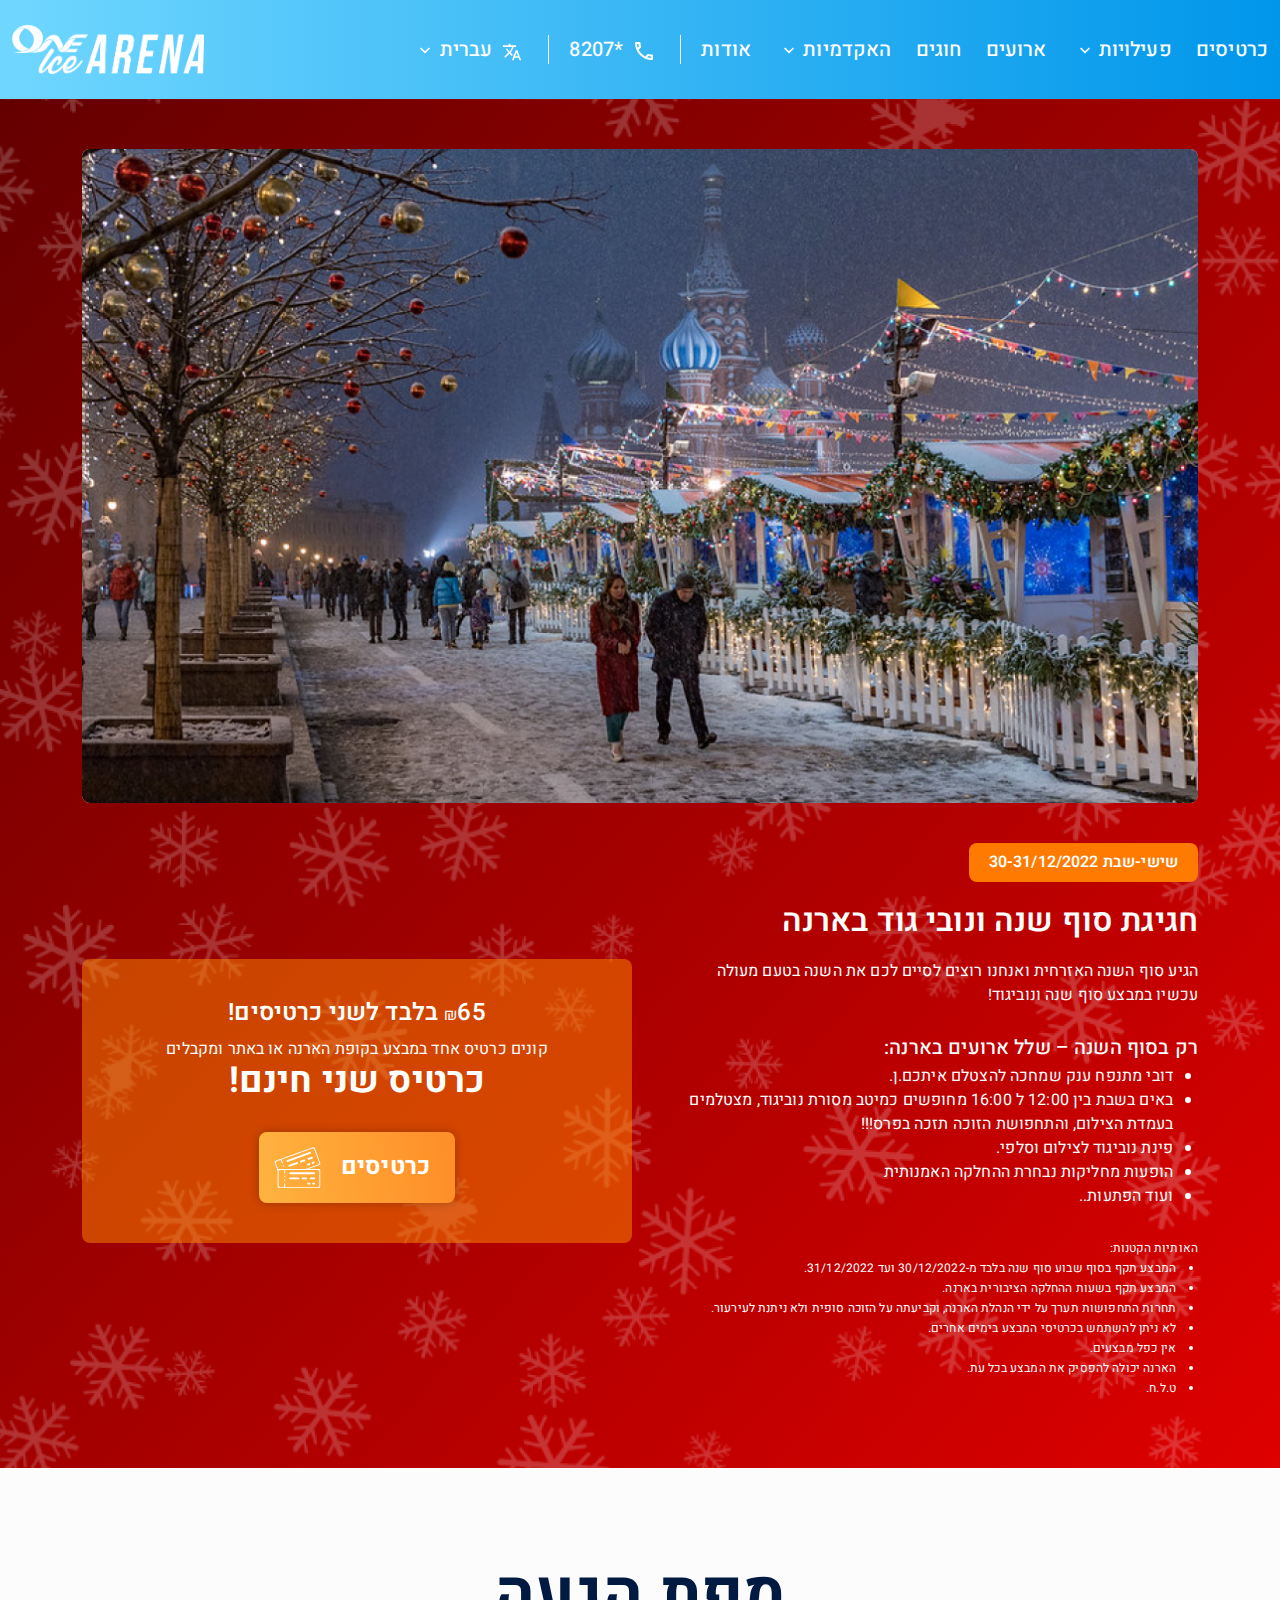
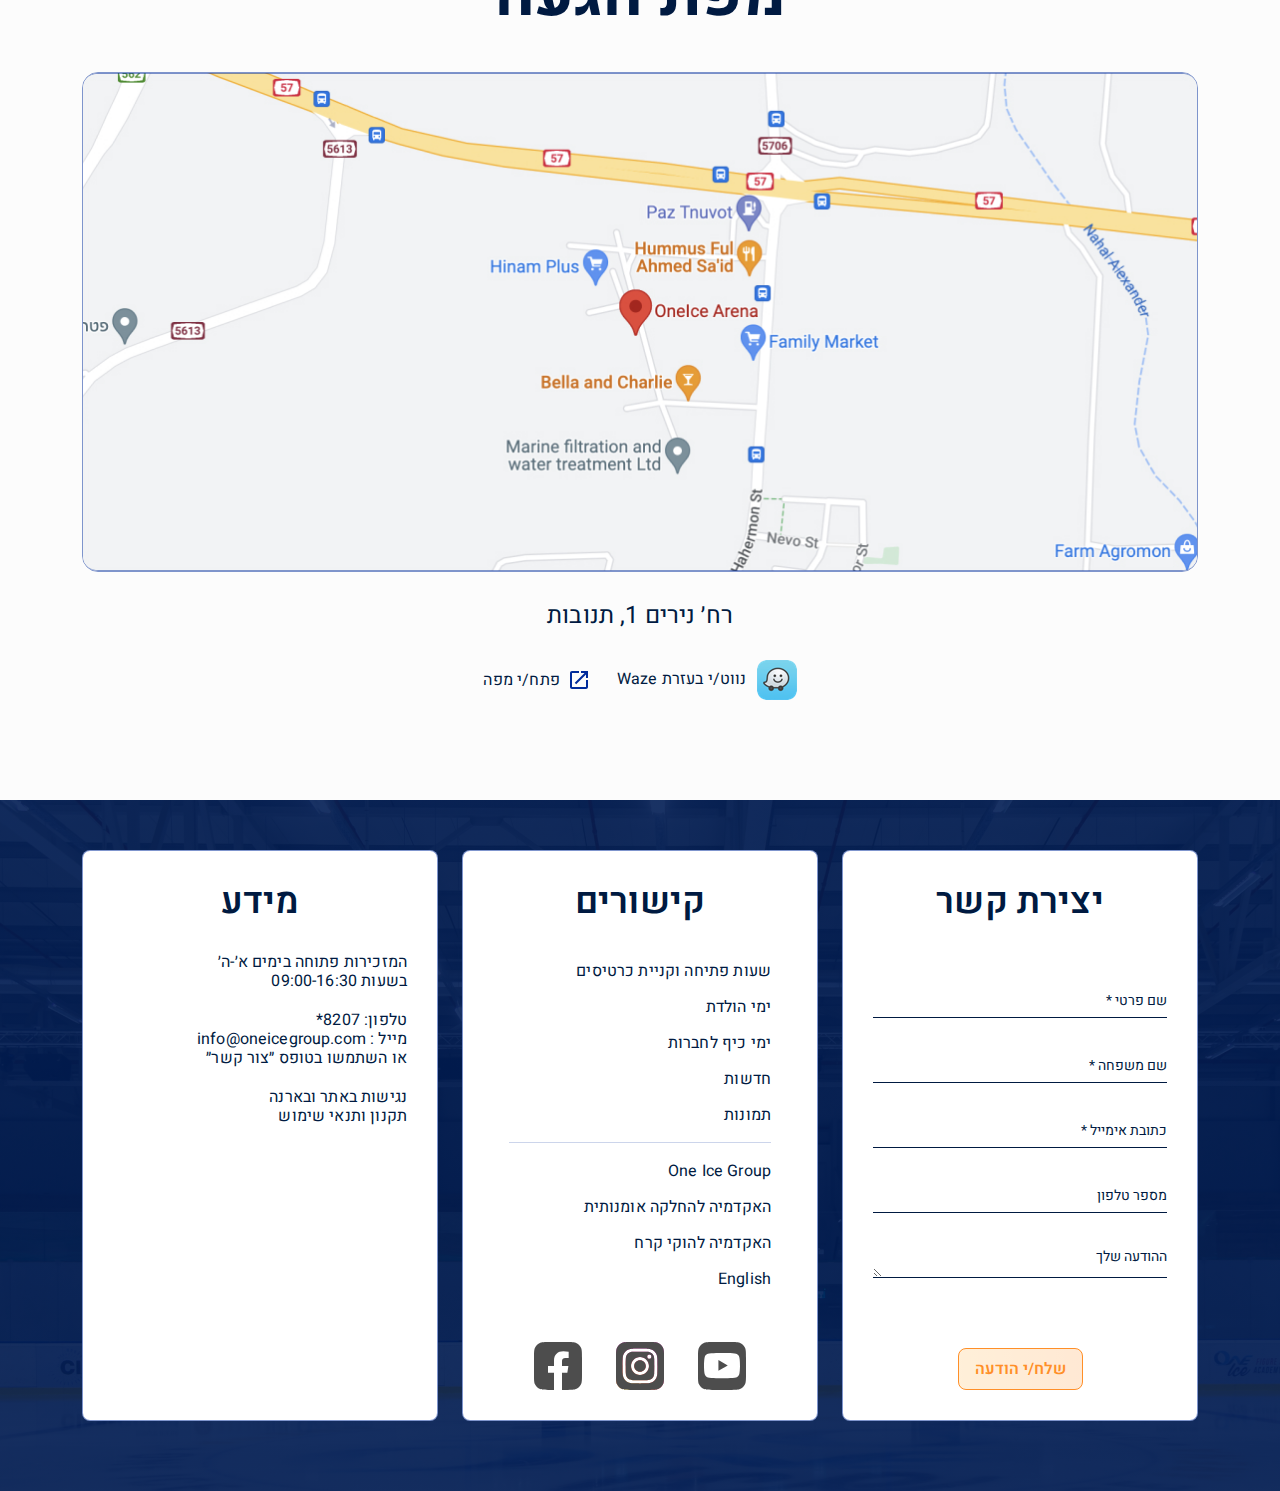
<file: novigod.html>
<!DOCTYPE html>
<html class="no-js" lang="he" dir="rtl">

<head>
  <meta charset="utf-8" />
  <meta http-equiv="X-UA-Compatible" content="IE=edge" />
  <meta name="robots" content="noindex, follow" />
  <meta name="viewport" content="width=device-width, initial-scale=1">
  <meta name="description" content="" />

  <!-- Site Title -->
  <title>Novigod - OneIce Arena - HTML</title>

  <!-- Favicon -->
  <link rel="website icon" type="svg" href="assets/img/" />

  <!-- CSS	   ============================================ -->
  <!-- Bootstrap.css -->
  <link rel="stylesheet" href="assets/css/bootstrap.rtl.min.css" />

  <!-- MeanMenu -->
  <link rel="stylesheet" href="assets/css/meanmenu.css" />

  <!-- Style.css -->
  <link rel="stylesheet" href="assets/css/main.css" />

  <!-- Responsive.css -->
  <link rel="stylesheet" href="assets/css/responsive.css" />

</head>

<body>

  <!-- start: Header Area -->
  <header class="site-header bg-2 header-fixed" id="site-header">
    <div class="container-fluid">
      <div class="row">
        <div class="col">
          <div class="header_content">
            <!-- menu -->
            <div class="menu_bars d-lg-none">
              <a href="javascript:void(0)"><img src="./assets/img/icons/bars.svg" alt="Menu bar"></a>
            </div>
            <div class="site_menu d-none d-lg-block">
              <ul>
                <li><a href="#">כרטיסים</a></li>
                <li class="has-dropdown"><a href="#">פעילויות</a>
                  <ul class="sub-menu">
                    <li><a href="#">ימי הולדת</a></li>
                    <li><a href="#">ימי כיף לחברות וארגונים</a></li>
                    <li><a href="#">לימוד החלקה</a></li>
                  </ul>
                </li>
                <li><a href="#">ארועים</a></li>
                <li><a href="#">חוגים</a></li>
                <li class="has-dropdown"><a href="#">האקדמיות</a>
                  <ul class="sub-menu">
                    <li><a href="#">האקדמיה להוקי קרח</a></li>
                    <li><a href="#">האקדמיה להחלקה אומנותית</a></li>
                  </ul>
                </li>
                <li><a href="#">אודות</a></li>
              </ul>
            </div>

            <!-- header info -->
            <div class="header_info">
              <div class="location d-none d-xxl-inline-flex">
                <a href="#"><span class="icon"><img src="./assets/img/icons/map-marker.svg" alt="map-marker"></span>
                  הגעה לתנובות</a>
              </div>
              <div class="phone">
                <a href="tel:*8207"><span class="icon"><img src="./assets/img/icons/phone.svg" alt="phone"></span>
                  *8207</a>
              </div>
              <div class="header_lang d-none d-lg-inline-flex">
                <ul class="languages dropdown">
                  <span class="icon"><img src="./assets/img/icons/lan.svg" alt="map-marker"></span>
                  <li class="activated"></li>

                  <ul class="lang_lists">
                    <li class="active"><a href="#">עברית</a></li>
                    <li><a href="#">Русский</a></li>
                    <li><a href="#">English</a></li>
                  </ul>
                </ul>
              </div>
            </div>

            <!-- logo -->
            <div class="site_logo">
              <a href="index.html"><img src="./assets/img/logo/logo.png" alt="Logo"></a>
            </div>

          </div>
        </div>
      </div>
    </div>

    <div class="side-menu d-lg-none">
      <div class="top-area d-flex flex-wrap align-items-center justify-content-between">

        <div class="site_logo">
          <a href="index.html"><img src="./assets/img/logo/logo.png" alt="Logo"></a>
        </div>

        <a href="javascript:void(0)" class="cross-icon-box">
          <img src="./assets/img/icons/close.svg" class="cross" alt="">
        </a>

      </div>

      <div class="mobile-menu"> </div>


      <div class="bottom-area d-flex flex-wrap align-items-center justify-content-between">

        <div class="location">
          <a href="#"><span class="icon"><img src="./assets/img/icons/map-marker.svg" alt="map-marker"></span>
            הגעה לתנובות</a>
        </div>

        <ul class="languages dropdown">
          <li class="activated"></li>
          <span class="icon"><img src="./assets/img/icons/lan.svg" alt="map-marker"></span>

          <ul class="lang_lists">
            <li class="active"><a href="#">עברית</a></li>
            <li><a href="#">Русский</a></li>
            <li><a href="#">English</a></li>
          </ul>
        </ul>

      </div>

    </div>
  </header>
  <!-- end: Header Area -->

  <main class="main-content" id="main">

    <!-- start: Event Page Content -->
    <section class="event-single-content"
      style="background: url('./assets/img/single/novigod-bg.png'), linear-gradient(132.34deg, #650000 0.45%, #DF0000 100%);">
      <div class="container">
        <div class="row">
          <div class="col">
            <div class="event_single novigod">
              <div class="feature_img">
                <img src="./assets/img/single/novigod-feature.jpg" alt="">
              </div>
              <div class="meta_info">
                <span>שישי-שבת 30-31/12/2022</span>
              </div>
              <h5 class="title">חגיגת סוף שנה ונובי גוד בארנה</h5>
              <div class="event_single_content">
                <div class="content">
                  <div class="novigod_content_top">
                    <p>הגיע סוף השנה האזרחית ואנחנו רוצים לסיים לכם את השנה בטעם מעולה </p>
                    <p>עכשיו במבצע סוף שנה ונוביגוד! </p>

                    <ul class="list_style">
                      <p>רק בסוף השנה – שלל ארועים בארנה: </p>
                      <li>דובי מתנפח ענק שמחכה להצטלם איתכם.ן. </li>
                      <li>באים בשבת בין 12:00 ל 16:00 מחופשים כמיטב מסורת נוביגוד, מצטלמים בעמדת הצילום, והתחפושת הזוכה
                        תזכה בפרס!!! </li>
                      <li>פינת נוביגוד לצילום וסלפי. </li>
                      <li>הופעות מחליקות נבחרת ההחלקה האמנותית </li>
                      <li>ועוד הפתעות..</li>
                    </ul>
                  </div>

                  <div class="novigod_content_bottom">
                    <ul class="list_style">
                      <p>האותיות הקטנות: </p>
                      <li>המבצע תקף בסוף שבוע סוף שנה בלבד מ-30/12/2022 ועד 31/12/2022. </li>
                      <li>המבצע תקף בשעות ההחלקה הציבורית בארנה. </li>
                      <li>תחרות התחפושות תערך על ידי הנהלת הארנה, וקביעתה על הזוכה סופית ולא ניתנת לעירעור. </li>
                      <li>לא ניתן להשתמש בכרטיסי המבצע בימים אחרים. </li>
                      <li>אין כפל מבצעים. </li>
                      <li>הארנה יכולה להפסיק את המבצע בכל עת. </li>
                      <li>ט.ל.ח.</li>
                    </ul>
                  </div>
                </div>

                <div class="price_table">
                  <div class="single_price">
                    <h4 class="title"> <span>₪</span>65 בלבד לשני כרטיסים!</h4>
                    <h6 class="sub_title">קונים כרטיס אחד במבצע בקופת הארנה או באתר ומקבלים</h6>
                    <h3 class="price">כרטיס שני חינם!</h3>
                    <a href="#" class="btn-ticket">כרטיסים<img src="./assets/img/icons/tickets.svg" alt=""></a>
                  </div>
                </div>
              </div>

            </div>
          </div>
        </div>
      </div>
    </section>
    <!-- end: Event Page Content -->

    <!-- start: Map Section  -->
    <section class="map-section bg-gray">
      <div class="container">
        <div class="row">
          <div class="col">
            <div class="map_content">
              <div class="section_title text-center">
                <h2 class="title">מפת הגעה</h2>
              </div>

              <div class="map">
                <img src="./assets/img/map/map.jpg" alt="">
              </div>
              <div class="map_bottom_text text-center">
                <p>רח׳ נירים 1, תנובות</p>
                <div class="inline_btn">
                  <a href="#"><img src="./assets/img/icons/navigate.svg" alt="">נווט/י בעזרת Waze</a>
                  <a href="#"><img src="./assets/img/icons/link.svg" alt="">פתח/י מפה </a>
                </div>
              </div>
            </div>
          </div>
        </div>
      </div>
    </section>
    <!-- end: Map Section -->
  </main>
  <!-- end: #main -->

  <!-- start: Footer Area -->
  <footer id="footer" class="site-footer"
    style="background: linear-gradient(0deg, rgba(0, 28, 83, 0.9), rgba(0, 28, 83, 0.9)), url('./assets/img/bg/events-bg.jpg');">
    <div class="container">
      <div class="row">

        <div class="col-lg-4 order-3 order-lg-1">
          <div class="footer_widget">
            <div class="widget_inner">
              <div class="widget_title">
                <h4>יצירת קשר</h4>
              </div>
              <div class="footer_form">
                <form action="index.html">
                  <div class="form_group">
                    <input type="text" name="fname" id="fname" placeholder="שם פרטי *" required>
                  </div>
                  <div class="form_group">
                    <input type="text" name="lname" id="lname" placeholder="שם משפחה *" required>
                  </div>
                  <div class="form_group">
                    <input type="email" name="email" id="email" placeholder="* כתובת אימייל" required>
                  </div>
                  <div class="form_group">
                    <input type="tel" name="phone" id="pone" placeholder="מספר טלפון">
                  </div>
                  <div class="form_group">
                    <textarea name="message" id="message" placeholder="ההודעה שלך"></textarea>
                  </div>
                  <div class="form_group">
                    <input class="btn" type="submit" value="שלח/י הודעה">
                  </div>

                </form>
              </div>
            </div>
          </div>
        </div>

        <div class="col-lg-4 order-2 order-lg-2">
          <div class="footer_widget">
            <div class="widget_inner">
              <div class="widget_title">
                <h4>קישורים</h4>
              </div>
              <div class="footer_menu">
                <ul>
                  <li><a href="#">שעות פתיחה וקניית כרטיסים</a></li>
                  <li><a href="#">ימי הולדת</a></li>
                  <li><a href="#">ימי כיף לחברות</a></li>
                  <li><a href="#">חדשות</a></li>
                  <li><a href="#">תמונות</a></li>
                  <li class="divider"><a href="#">One Ice Group</a></li>
                  <li><a href="#">האקדמיה להחלקה אומנותית</a></li>
                  <li><a href="#">האקדמיה להוקי קרח</a></li>
                  <li><a href="#">English</a></li>
                </ul>
              </div>
              <div class="footer_socials">
                <ul>
                  <li><a href="#"><img src="./assets/img/icons/YouTube.svg" alt=""></a></li>
                  <li><a href="#"><img src="./assets/img/icons/Instagram.svg" alt=""></a></li>
                  <li><a href="#"><img src="./assets/img/icons/Facebook.svg" alt=""></a></li>
                </ul>
              </div>
            </div>
          </div>
        </div>

        <div class="col-lg-4 order-1 order-lg-3">
          <div class="footer_widget">
            <div class="widget_inner">
              <div class="widget_title">
                <h4>מידע</h4>
              </div>
              <div class="opening_hours">
                <p>המזכירות פתוחה בימים א׳-ה׳ <br>
                  בשעות 09:00-16:30</p>
              </div>
              <div class="contact_details">
                <p>טלפון: <a href="tel:8207*">8207*</a></p>
                <p>מייל : <a href="mailto:info@oneicegroup.com">info@oneicegroup.com</a></p>
                <p>או השתמשו בטופס ״צור קשר״</p>
              </div>
              <div class="privacy_details">
                <p><a href="#">נגישות באתר ובארנה</a></p>
                <p><a href="#">תקנון ותנאי שימוש</a></p>
              </div>
            </div>
          </div>
        </div>
      </div>
    </div>
  </footer>
  <!-- end: Footer Area -->

  <!-- JS
      ============================================ -->
  <!-- Jquery js -->
  <script src="assets/js/jquery-3.6.1.min.js"></script>

  <!-- Bootstrap -->
  <script src="assets/js/bootstrap.bundle-5.2.2.min.js"></script>

  <!-- MeanMenu -->
  <script src="assets/js/meanmenu.js"></script>

  <!-- Main -->
  <script src="assets/js/main.js"></script>
</body>

</html>
</file>
<file: assets/css/main.css>
/* CSS Index
-----------------------------------
1. Theme default css
2. Header Area
3. Off Canvas Menu
4. Mobile Menu Area
5. Hero Area
*/

/* Theme Default CSS
==================================================*/
@import url("https://fonts.googleapis.com/css2?family=Heebo:wght@100;200;300;400;500;600;700;800;900&display=swap");

:root {
	--color-primary: rgba(0, 0, 0, 0.87);
	--color-black: #001a41;
	--color-white: #ffffff;
	--color-border: #002b9b80;
	--color-link: #ff8f28;
	--color-cta: #17baff;

	--font-awesome: "Font Awesome 5 Free";
	--font-heebo: "Heebo", sans-serif;
}
body {
	font-family: var(--font-heebo);
	font-weight: 400;
	font-size: 16px;
	line-height: 24px;
	letter-spacing: 0.15px;
	color: var(--color-black);
}
* {
	margin: 0px;
	padding: 0px;
	box-sizing: border-box;
}
img {
	max-width: 100%;
	transition: all 0.3s ease-out 0s;
}
a,
.button {
	-webkit-transition: all 0.3s ease-out 0s;
	-moz-transition: all 0.3s ease-out 0s;
	-ms-transition: all 0.3s ease-out 0s;
	-o-transition: all 0.3s ease-out 0s;
	transition: all 0.3s ease-out 0s;
	text-decoration: none;
}

a:hover,
.main-menu li a:hover,
.footer-menu li a:hover {
	color: var(--color-link);
	text-decoration: none;
}
a,
button {
	color: var(--color-link);
	outline: medium none;
	cursor: pointer;
}
h1,
h2,
h3,
h4,
h5,
h6 {
	font-family: var(--font-heebo);
	font-weight: 700;
	color: var(--color-black);
	margin: 0 0 15px;
}
h1 a,
h2 a,
h3 a,
h4 a,
h5 a,
h6 a {
	color: inherit;
}
h1 {
	font-size: 48px;
	line-height: 70px;
}
h2 {
	font-size: 64px;
	line-height: 94px;
}
h3 {
	font-size: 48px;
	line-height: 70px;
}
h4 {
	font-size: 36px;
	line-height: 42px;
	font-weight: 600;
}
h5 {
	font-size: 32px;
	line-height: 37px;
	font-weight: 600;
}
h6 {
	font-size: 16px;
}

ul {
	margin: 0px;
	padding: 0px;
}
li {
	list-style: none;
}
p {
	margin-bottom: 15px;
}

hr {
	border-bottom: 1px solid var(--color-border);
	border-top: 0 none;
	margin: 30px 0;
	padding: 0;
}

label {
	color: var(--color-black);
	cursor: pointer;
	font-size: 14px;
	font-weight: 400;
}

*::-moz-selection {
	background: var(--color-black);
	color: var(--color-white);
	text-shadow: none;
}
::-moz-selection {
	background: var(--color-black);
	color: var(--color-white);
	text-shadow: none;
}
::selection {
	background: var(--color-black);
	color: var(--color-white);
	text-shadow: none;
}
*::-moz-placeholder {
	color: var(--color-border);
	font-size: 14px;
	opacity: 1;
}
*::placeholder {
	color: var(--color-border);
	font-size: 14px;
	opacity: 1;
}

/* button style */
.btn {
	background: linear-gradient(
			0deg,
			rgba(255, 255, 255, 0.8),
			rgba(255, 255, 255, 0.8)
		),
		linear-gradient(86.03deg, #ffb23f 1.54%, #ff8f28 96.76%);
	border: 1px solid var(--color-link);
	border-radius: 8px;
	color: var(--color-link);
	display: inline-block;
	font-size: 16px;
	line-height: 24px;
	font-weight: 600;
	font-style: normal;
	margin-bottom: 0;
	padding: 8px 16px;
	text-align: center;
	transition: all 0.3s ease 0s;
}
.btn:hover {
	/* background: linear-gradient(86.03deg, #ffb23f 1.54%, #ff8f28 96.76%);
	box-shadow: 0px 0px 10px rgba(0, 0, 0, 0.25); */
	color: var(--color-link);
	border-color: var(--color-link);
}
.btn.btn-inline {
	padding: 0;
	background: none;
	border: none;
	color: var(--color-cta);
}

.btn.btn-inline:hover {
	color: var(--color-link);
}
.btn-ticket {
	background: linear-gradient(86.03deg, #ffb23f 1.54%, #ff8f28 96.76%);
	box-shadow: 0px 0px 10px rgba(0, 0, 0, 0.25);
	border-radius: 8px;
	font-size: 24px;
	line-height: 35px;
	font-weight: 700;
	color: var(--color-white);
	padding: 15px 25px 15px 15px;
	display: inline-block;
}
.btn-ticket img {
	margin-right: 20px;
}
.btn-ticket:hover {
	color: var(--color-white);
}
input:focus[type="url"],
input:focus[type="text"],
input:focus[type="email"],
input:focus[type="tel"],
input:focus[type="button"],
input:focus[type="submit"],
input:focus[type="search"],
button:focus[type="button"],
button:focus[role="button"],
button:focus,
input:focus,
textarea:focus {
	outline: none;
	text-decoration: none;
}
.btn:focus {
	box-shadow: 0 0 0 0;
}

/* bg color class */
.bg-1 {
	background: linear-gradient(
		118.66deg,
		#155eff 19.6%,
		#459bff 59.82%,
		#00b2ea 85.05%
	);
}
.bg-2 {
	background: linear-gradient(90deg, #70d7ff 0%, #0096ea 100%);
}
.bg-gray {
	background: rgba(196, 196, 196, 0.05);
}
/*
* ====================================
*  71. Meanmenu
* ====================================
*/
.mobile-menu.mean-container {
	overflow: hidden;
	clear: both;
}
.mean-container a.meanmenu-reveal {
	display: none;
}

.mean-container .mean-nav {
	background: none;
	margin-top: 0;
}

.mean-container .mean-bar {
	padding: 0;
	min-height: auto;
	background: none;
	margin-top: 0px;
	margin-bottom: 0px;
	margin-left: 0px;
}

.mean-container .mean-nav > ul {
	padding: 0;
	width: 100%;
	list-style-type: none;
	display: block !important;
	margin: 0 30px;
}
.mobile-menu.mean-container .mean-nav ul li {
	float: right;
	width: 86%;
}

.mean-container a.meanmenu-reveal {
	display: none !important;
}

.mean-container .mean-nav ul li a {
	width: 100%;
	padding: 15px 0;
	color: #333333;
	border-top: none;
	font-size: 14px;
	line-height: 1.5;
	font-weight: 700;
}
.mean-container .mean-nav ul li a:hover {
	color: #c79153;
}

.mean-container .mean-nav ul li a.mean-expand {
	margin-top: 5px;
	padding: 0 !important;
	line-height: 14px;
	border: 1px solid #ddd !important;
	height: 30px;
	width: 30px;
	line-height: 30px;
	color: #333333;
	line-height: 30px;
	top: 0;
	font-weight: 400;
	right: auto;
	left: 0;
}
.mean-container .mean-nav ul li a.mean-expand:hover {
	background: #c79153;
	color: #fff;
	border-color: #ebebeb;
}

.mean-container .mean-nav ul li > a > i {
	display: none;
}

.mean-container .mean-nav ul li > a.mean-expand i {
	display: inline-block;
}

.mean-container .mean-nav > ul > li:first-child > a {
	border-top: 0;
}

.mean-container .mean-nav ul li a.mean-expand.mean-clicked {
	color: #fff;
	background: #333;
}

.mean-container .mean-nav ul li a.mean-expand.mean-clicked i {
	transform: rotate(45deg);
	-webkit-transform: rotate(45deg);
	-moz-transform: rotate(45deg);
	-ms-transform: rotate(45deg);
	-o-transform: rotate(45deg);
	color: #f5f4f4;
}

.mean-container .mean-nav ul li a,
.side-menu .bottom-area .location a {
	font-weight: 500;
	font-size: 20px;
	line-height: 29px;
	text-align: right;
	/* text-transform: uppercase; */
	color: var(--color-white);
}
.side-menu {
	position: absolute;
	top: 0;
	right: 0;
	background: linear-gradient(90deg, #70d7ff 0%, #0096ea 100%);
	z-index: 99;
	width: 450px;
	height: auto;
	overflow-y: scroll;
	border-radius: 30px 0 0 30px;
	box-shadow: 0px 5px 5px -3px rgba(0, 0, 0, 0.2),
		0px 8px 10px 1px rgba(0, 0, 0, 0.14), 0px 3px 14px 2px rgba(0, 0, 0, 0.12);
	transform: translateX(100%);
	transition: all 0.3s ease-in-out 0s;
}
.side-menu.open {
	transform: translateX(0);
}
.side-menu .top-area {
	padding: 30px 30px 25px 30px;
}

.side-menu .top-area .site_logo a {
	max-width: 150px;
}

.side-menu .top-area .cross-icon-box {
	display: inline-block;
	width: 30px;
}
.side-menu .bottom-area {
	padding: 25px 30px 30px 30px;
}
.side-menu .bottom-area .languages .icon,
.side-menu .bottom-area .languages li.activated {
	display: inline-block;
}
.side-menu .bottom-area .languages .icon {
	margin-right: 10px;
}
.side-menu .bottom-area .languages li.activated {
	position: relative;
}
.side-menu .bottom-area .languages li.activated:after {
	position: absolute;
	content: "";
	background-image: url(../img/icons/angle-down.svg);
	background-repeat: no-repeat;
	right: -20px;
	top: 50%;
	transform: translateY(-50%) rotate(180deg);
	width: 10px;
	height: 7px;
}
.side-menu .bottom-area .languages li.activated,
.side-menu .bottom-area .languages ul.lang_lists li a {
	color: var(--color-white);
	font-size: 20px;
	line-height: 29px;
	font-weight: 400;
	cursor: pointer;
}

.side-menu .bottom-area .languages {
	max-width: 120px;
	width: 100%;
	text-align: left;
	position: relative;
}

.side-menu .bottom-area .languages ul.lang_lists {
	position: absolute;
	left: 0;
	bottom: 100%;
	width: 120px;
	background-color: var(--color-white);
	border-radius: 4px;
	padding: 5px 15px;
	z-index: 999999;
	display: none;
}

.side-menu .bottom-area .languages ul.lang_lists li a {
	color: var(--color-black);
}
/* start: Header Area
==================================================*/
.site-header {
	padding: 25px 0;
	position: relative;
	transition: all 0.3s ease-in-out 0s;
}
.site-header.header-fixed {
	position: fixed;
	left: 0;
	top: 0;
	width: 100%;
	z-index: 99;
}
.site-header.sticky {
	padding: 15px 0;
}
.main-content {
	margin-top: 99px;
	transition: all 0.3s ease-in-out 0s;
}
.main-content.sticky {
	margin-top: 79px;
}
.header_content {
	max-width: 1380px;
	width: 100%;
	margin: auto;
	display: flex;
	align-items: center;
	flex-wrap: wrap;
}
.site_logo {
	margin-right: auto;
}
.site_logo a {
	display: inline-block;
	max-width: 192px;
}

.site_menu ul li {
	display: inline-block;
	position: relative;
}
.site_menu ul li:not(:last-child) {
	margin-left: 20px;
}
.site_menu ul li.has-dropdown {
	padding-left: 28px;
}
.header_info .language li.default {
	position: relative;
}
.site_menu ul li.has-dropdown:after {
	position: absolute;
	content: "";
	background-image: url(../img/icons/angle-down.svg);
	background-repeat: no-repeat;
	left: 9px;
	top: 50%;
	transform: translateY(-50%);
	width: 10px;
	height: 7px;
}
.site_menu ul li a {
	display: block;
	font-size: 20px;
	line-height: 29px;
	font-weight: 500;
	color: var(--color-white);
	padding-top: 10px;
	padding-bottom: 10px;
}
.site_menu ul li.has-dropdown ul.sub-menu {
	position: absolute;
	right: -25px;
	top: 120%;
	background-color: var(--color-white);
	box-shadow: 0px 5px 5px -3px rgba(0, 0, 0, 0.2),
		0px 8px 10px 1px rgba(0, 0, 0, 0.14), 0px 3px 14px 2px rgba(0, 0, 0, 0.12);
	border-radius: 4px;
	padding: 20px 10px;
	width: 250px;
	z-index: 999;
	visibility: hidden;
	opacity: 0;
	transition: all 0.3s ease-in-out 0s;
}
.site_menu ul li.has-dropdown:hover ul.sub-menu {
	top: 100%;
	visibility: visible;
	opacity: 1;
}
.site_menu ul li.has-dropdown ul.sub-menu > li {
	display: block;
	margin-left: 0px;
}
.site_menu ul li.has-dropdown ul.sub-menu > li > a,
.header_info .languages ul.lang_lists li > a {
	display: block;
	font-size: 14px;
	line-height: 20px;
	color: var(--color-primary);
	letter-spacing: 0.17px;
	padding: 8px 16px;
}
.site_menu ul li.has-dropdown ul.sub-menu > li:hover > a,
.header_info .languages ul.lang_lists li:hover > a {
	background: linear-gradient(90deg, #70d7ff 0%, #0096ea 100%);
	color: var(--color-white);
}
.header_info {
	display: flex;
}
.header_info .location,
.header_info .phone,
.header_info .header_lang {
	border-right: 1px solid var(--color-white);
	padding-right: 20px;
	margin-right: 20px;
}
.header_info .location a,
.header_info .phone a,
.header_info .languages li a,
.header_info .languages li.activated {
	display: inline-block;
	font-size: 20px;
	line-height: 29px;
	font-weight: 500;
	color: var(--color-white);
	cursor: pointer;
}

.header_info .location a .icon,
.header_info .phone a .icon,
.header_info .header_lang .languages > .icon {
	width: 32px;
	display: inline-block;
	text-align: center;
}
.header_info .languages ul.lang_lists {
	position: absolute;
	right: 0;
	top: 120%;
	background-color: var(--color-white);
	box-shadow: 0px 5px 5px -3px rgba(0, 0, 0, 0.2),
		0px 8px 10px 1px rgba(0, 0, 0, 0.14), 0px 3px 14px 2px rgba(0, 0, 0, 0.12);
	border-radius: 4px;
	padding: 20px 10px;
	width: 150px;
	z-index: 999;
	display: none;
}
.header_info .languages li.activated {
	position: relative;
}
.header_info .languages li.activated:before {
	position: absolute;
	content: "";
	background-image: url(../img/icons/angle-down.svg);
	background-repeat: no-repeat;
	left: -20px;
	top: 50%;
	transform: translateY(-50%);
	width: 10px;
	height: 7px;
}

/* end: Header Area */

/* start: Home Hero
==================================================*/
.home-hero {
	height: 100vh;
	background-size: cover !important;
	background-position: center !important;
	background-color: var(--color-border);
	position: relative;
}
.section_down_arrow {
	position: absolute;
	bottom: 30px;
	left: 50%;
	transform: translateX(-50%);
}

.section_down_arrow a img {
	animation: bunchInOut 2s ease infinite alternate;
	-webkit-animation: bunchInOut 1s ease infinite alternate;
}
@keyframes bunchInOut {
	0% {
		transform: translateY(20px);
	}
	100% {
		transform: translateY(-20px);
	}
}
@-webkit-keyframes bunchInOut {
	0% {
		transform: translateY(20px);
	}
	100% {
		transform: translateY(-20px);
	}
}
.hero_content {
	text-align: center;
	position: relative;
}
.hero_content .hero_logo {
	max-width: 430px;
	margin-left: auto;
	margin-right: auto;
	margin-bottom: 48px;
}
.hero_content .title {
	color: var(--color-white);
}

.hero_content .button {
	margin-top: 48px;
}
/* end: Home Hero */

/* start: Home Opening Hour
==================================================*/
.opening-hour {
	padding-top: 50px;
	padding-bottom: 70px;
	background-position: center !important;
	background-repeat: no-repeat !important;
	background-size: cover !important;
}
.opening_hour_content .section_time {
	margin-bottom: 50px;
}
.opening_hour_content .opening_time li {
	font-size: 48px;
	line-height: 56px;
	margin-bottom: 20px;
}
.opening_hour_content .opening_time {
	margin-bottom: 70px;
}
.opening_hour_content .content p {
	font-size: 34px;
	line-height: 42px;
	letter-spacing: 0.25px;
	margin-bottom: 20px;
}
.opening_hour_content .content h3 {
	line-height: 56px;
}
.opening_hour_content .content .button {
	margin-top: 50px;
}
/* end: Home Opening Hour */

/* start: Ticket Price
==================================================*/
.ticket-price {
	padding-top: 50px;
	padding-bottom: 70px;
}
.ticket_price_content .section_title {
	margin-bottom: 40px;
}
.ticket_price_content .section_title .title {
	color: var(--color-white);
}
.ticket_price_content .price_table {
	display: flex;
	justify-content: center;
}

.price_table .single_price {
	width: 300px;
	height: 300px;
	background: rgba(255, 255, 255, 0.1);
	border-radius: 8px;
	margin: 0 30px;
	display: flex;
	flex-direction: column;
	justify-content: center;
	position: relative;
	margin-bottom: 30px;
}

.price_table .single_price .title {
	margin-bottom: 10px;
	color: var(--color-white);
}

.price_table .single_price .sub_title {
	font-size: 24px;
	line-height: 32px;
	font-weight: 400;
	color: var(--color-white);
	margin-bottom: 0;
}

.price_table .single_price .price {
	margin-bottom: 0;
	margin-top: 30px;
	color: var(--color-white);
	line-height: 56px;
}
.price_table .single_price .price span {
	font-size: 32px;
	line-height: 37px;
}
.price_table .single_price .price_content {
	margin-bottom: 0;
	color: var(--color-white);
}
.price_table .single_price .ticker {
	line-height: 19px;
	color: var(--color-white);
	font-weight: 600;
	background-color: var(--color-cta);
	padding: 10px 20px;
	border-radius: 8px;
	position: absolute;
	top: -20px;
	transform: translateX(-50%);
}
.ticket_price_content .addition_content {
	margin-top: 10px;
}
.ticket_price_content .addition_content .button {
	margin-bottom: 20px;
}
.ticket_price_content .addition_content p {
	margin-bottom: 0px;
	color: var(--color-white);
}
/* end: Ticket Price */

/* start: Events Section
==================================================*/
.events-section {
	background-size: cover !important;
	background-position: center !important;
	padding-top: 50px;
	padding-bottom: 70px;
}
.events_content .section_title {
	margin-bottom: 60px;
}
.events_content .section_title .title {
	color: var(--color-white);
}
.single_event {
	margin-bottom: 70px;
}
.events_content .single_event.event_page {
	margin-bottom: 0px;
}

.events_content .single_event.event_page:not(:last-child) {
	margin-bottom: 40px;
	padding-bottom: 40px;
	border-bottom: 1px solid rgba(255, 255, 255, 0.2);
}
.event_inner {
	display: flex;
	align-items: center;
}

.event_inner .event_image {
	max-width: 700px;
	width: 100%;
	overflow: hidden;
	margin-left: 30px;
}

.event_inner .event_image img {
	border-radius: 16px;
}

.event_inner .event_content {
	width: calc(100% - 730px);
}
.meta_info span {
	display: inline-block;
	color: var(--color-white);
	background-color: var(--color-cta);
	padding: 10px 20px;
	border-radius: 8px;
	line-height: 19px;
	font-weight: 600;
	opacity: 1;
}
.meta_info span.date {
	display: block;
	padding: 0;
	background-color: transparent;
	font-size: 15px;
	line-height: 20px;
	color: rgba(255, 255, 255, 0.6);
	margin-bottom: 10px;
	opacity: 1;
}
.event_close .meta_info span {
	opacity: 0.5;
}

.event_close .meta_info span.close {
	padding: 0;
	background-color: transparent;
	color: #ff8f28;
	opacity: 1;
	margin-right: 10px;
}
.event_inner .event_content .meta_info {
	margin-bottom: 10px;
}

.event_inner .event_content .title {
	color: var(--color-white);
	margin-bottom: 10px;
}

.event_inner .event_content p {
	color: var(--color-white);
}

.event_inner .event_content .btn {
	margin-top: 15px;
}
.event_page .event_inner .event_content .btn {
	margin-top: 5px;
}
.events_content .all_events a,
.event_single .all_events a {
	font-size: 24px;
	line-height: 35px;
	color: var(--color-white);
	text-decoration: underline;
}

.events_content .all_events a > img,
.event_single .all_events a > img {
	margin-left: 12px;
}
.events_content .all_events a:hover,
.event_single .all_events a:hover {
	color: var(--color-link);
}

/* end: Events Section */

/* start: Attraction Section
==================================================*/
.attraction-section {
	padding-top: 50px;
	padding-bottom: 70px;
}
.attraction_content .section_title {
	margin-bottom: 50px;
}
.attraction_content .section_title .title {
	color: var(--color-white);
}
.single_attraction:not(:last-child) {
	margin-bottom: 30px;
}
.attraction_inner {
	background-color: rgba(255, 255, 255, 0.1);
	border-radius: 16px;
	display: flex;
	align-items: flex-start;
	padding: 20px;
}

.attraction_inner .attraction_img {
	border-radius: 16px;
	overflow: hidden;
	max-width: 540px;
	margin-left: 30px;
}

.attraction_inner .attraction_content {
	width: calc(100% - 570px);
	margin-top: 20px;
}

.attraction_content .title {
	color: var(--color-white);
	margin-bottom: 10px;
}

.attraction_content p {
	color: var(--color-white);
}

.attraction_content .btn {
	margin-top: 15px;
}
/* end: Attraction Section */

/* start: Skating Section
==================================================*/
.skating-section {
	padding-top: 50px;
	padding-bottom: 30px;
}
.skating_content .section_title {
	margin-bottom: 60px;
}
.skating_content .section_title .title {
	color: var(--color-white);
}
.single_skating {
	margin-bottom: 40px;
}
.skating_inner {
	display: flex;
	align-items: self-start;
}
.skating_inner .skating_image {
	max-width: 700px;
	border-radius: 16px;
	overflow: hidden;
	margin-left: 30px;
}
.skating_inner .skating_content {
	width: calc(100% - 730px);
}
.skating_inner .skating_content .title {
	color: var(--color-white);
	margin-bottom: 10px;
}
.skating_inner .skating_content p {
	color: var(--color-white);
}
.skating_inner .skating_content .btn {
	margin-top: 15px;
}
/* end: Skating Section */

/* start: Academy Section
==================================================*/
.academy-section {
	padding-top: 50px;
	padding-bottom: 40px;
	overflow: hidden;
}
.academy_content .section_title {
	margin-bottom: 60px;
}
.academy_content .section_title .title {
	color: var(--color-white);
}
.academy_items {
	display: flex;
	flex-wrap: wrap;
	margin-left: -30px;
	margin-right: -30px;
}
.academy_items .academy_item {
	flex: 0 0 45%;
	max-width: 45%;
	margin: 0 30px 30px 30px;
}
.academy_inner {
	background: rgba(255, 255, 255, 0.1);
	border-radius: 8px;
	text-align: center;
	padding: 30px 65px;
	height: 100%;
}
.academy_inner .academy_title {
	margin-bottom: 30px;
}
.academy_inner .academy_title .title {
	color: var(--color-white);
}
.academy_inner .academy_img img {
	width: 100%;
	border-radius: 16px;
}
.academy_inner .academy_img {
	margin-bottom: 30px;
}
.academy_inner .academy_content p {
	font-size: 24px;
	line-height: 28px;
	color: var(--color-white);
	margin-bottom: 30px;
}
/* end: Academy Section */

/* start: Map Section
==================================================*/
.map-section {
	padding-top: 80px;
	padding-bottom: 70px;
}
.map_content .section_title {
	margin-bottom: 30px;
}
.map_content .map {
	border: 1px solid rgba(0, 43, 155, 0.5);
	border-radius: 16px;
	overflow: hidden;
	height: 500px;
	margin-bottom: 30px;
}
.map_content .map img {
	width: 100%;
	height: 100%;
	object-fit: cover;
}
.map_content .map_bottom_text p {
	font-size: 24px;
	line-height: 28px;
	margin-bottom: 30px;
}

.map_content .map_bottom_text .inline_btn a {
	margin: 0 12.5px;
	display: inline-block;
	line-height: 19px;
	color: var(--color-black);
}
.map_content .map_bottom_text .inline_btn a:hover {
	color: var(--color-link);
}
.map_content .map_bottom_text .inline_btn a img {
	margin-left: 10px;
}

.map_content .map_bottom_text {
	margin-bottom: 30px;
}
/* end: Map Section */

/* start: Footer Area
==================================================*/
.site-footer {
	padding-top: 50px;
	padding-bottom: 70px;
}
.footer_widget {
	background-color: var(--color-white);
	border: 1px solid rgba(0, 43, 155, 0.5);
	border-radius: 8px;
	height: 100%;
}

.footer_widget .widget_inner {
	padding: 30px;
	text-align: center;
	display: flex;
	flex-direction: column;
	height: 100%;
}

.footer_widget .widget_inner .widget_title {
	margin-bottom: 15px;
}

.widget_inner .footer_form {
	padding-top: 20px;
}
.form_group {
	position: relative;
}
.form_group .sub_info {
	position: absolute;
	right: 0;
	bottom: 0;
	font-size: 12px;
	line-height: 20px;
	letter-spacing: 0.4px;
}
.form_group input[type="text"],
.form_group input[type="email"],
.form_group input[type="tel"],
.form_group textarea,
.form_group input[type="date"] {
	width: 100%;
	padding: 15px 0 5px 0;
	border: none;
	border-bottom: 1px solid var(--color-black);
	text-align: right;
	display: block;
	margin-bottom: 20px;
	background: transparent;
	border-radius: 0px;
}
.form_group input[type="date"]::-webkit-calendar-picker-indicator {
	filter: invert(1);
}

.form_group input[type="text"]::placeholder,
.form_group input[type="email"]::placeholder,
.form_group input[type="tel"]::placeholder,
.form_group textarea::placeholder {
	font-size: 14px;
	line-height: 18px;
	color: var(--color-black);
	font-weight: 400;
}

.form_group textarea {
	height: 45px;
}
.form_group .btn {
	margin-top: 50px;
}
.footer_menu {
	text-align: right;
	padding: 6px 16px;
}

.footer_menu li a {
	display: block;
	color: var(--color-black);
}

.footer_menu li {
	display: block;
	margin-bottom: 12px;
}
.footer_menu li.divider {
	position: relative;
	padding-top: 20px;
}
.footer_menu li.divider:before {
	position: absolute;
	content: "";
	left: 0;
	top: 3px;
	width: 100%;
	height: 1px;
	background: rgba(0, 43, 155, 0.2);
}
.footer_socials li {
	display: inline-block;
	margin: 0 15px;
}
.footer_socials li a {
	display: block;
	width: 48px;
	height: 48px;
}
.footer_socials {
	margin-top: auto;
}
.widget_inner .opening_hours,
.widget_inner .contact_details,
.widget_inner .privacy_details {
	text-align: right;
	margin-bottom: 20px;
}

.widget_inner .opening_hours p,
.widget_inner .contact_details p,
.widget_inner .privacy_details p,
.widget_inner .opening_hours p a,
.widget_inner .contact_details p a,
.widget_inner .privacy_details p a {
	font-size: 16px;
	line-height: 19px;
	color: var(--color-black);
	margin-bottom: 0;
}
/* end: Footer Area */

/* start: Event Page
==================================================*/
.event-single-content,
.birthday-single-content,
.companies-single-content {
	padding-top: 50px;
	padding-bottom: 70px;
	background-size: cover !important;
	background-position: center !important;
}
.event_single .feature_img img,
.birthday_single .feature_img img,
.companies_single .feature_img img {
	width: 100%;
	border-radius: 8px;
	overflow: hidden;
}
.event_single .feature_img,
.birthday_single .feature_img,
.companies_single .feature_img {
	margin-bottom: 40px;
}
.event_single .meta_info {
	margin-bottom: 20px;
}
.event_single .title,
.birthday_single .title,
.companies_single .title {
	margin-bottom: 20px;
	color: var(--color-white);
}
.event_single_content .price_table .single_price {
	width: 550px;
	height: 284px;
	align-items: center;
	margin: 0;
}

.event_single_content .price_table .single_price .title {
	font-size: 24px;
	line-height: 28px;
}

.event_single_content .price_table .single_price .sub_title {
	font-size: 16px;
	line-height: 21px;
	margin-bottom: 0;
}

.event_single_content .price_table .single_price .price {
	font-size: 36px;
	line-height: 42px;
	margin-bottom: 30px;
}

.event_single_content .price_table .single_price .price span {
	font-size: 20px;
	line-height: 24px;
}
.event_single_content {
	display: flex;
	flex-wrap: wrap;
}

.event_single_content .content {
	width: calc(100% - 580px);
}

.event_single_content .price_table {
	margin-right: auto;
}
.event_single_content .content p {
	color: var(--color-white);
	margin-bottom: 25px;
}
.event_single .all_events {
	margin-top: 75px;
}
/* end: Event Page */

/* start: Birthday Page
==================================================*/
.birthday_single_content,
.companies_single_content {
	display: flex;
	flex-wrap: wrap;
}
.birthday_single_content .birthday_form,
.companies_single_content .companies_form {
	width: 550px;
	background: rgba(255, 255, 255, 0.1);
	border-radius: 8px;
	padding: 40px 30px 30px 30px;
	margin-right: auto;
}
.birthday_single_content .content,
.companies_single_content .content {
	width: calc(100% - 580px);
}
.birthday_single_content .content .subtitle,
.companies_single_content .content .subtitle {
	font-size: 24px;
	line-height: 28px;
	color: var(--color-white);
	font-weight: 400;
	margin-bottom: 30px;
	letter-spacing: 0.15px;
}

.birthday_single_content .content .birthday_package p {
	margin-bottom: 0;
	color: var(--color-white);
}

.birthday_single_content .content .birthday_package ul li {
	color: var(--color-white);
	list-style: inside;
}

.birthday_single_content .content .birthday_package ul {
	padding-right: 10px;
}

.birthday_single_content .content .birthday_package:not(:last-child) {
	margin-bottom: 20px;
}
.birthday_form,
.companies_form {
	text-align: center;
}

.birthday_form .subtitle,
.companies_form .subtitle {
	font-size: 24px;
	line-height: 28px;
	font-weight: 600;
	color: var(--color-white);
	margin-bottom: 20px;
}
.birthday_form .form_group input[type="text"],
.birthday_form .form_group input[type="email"],
.birthday_form .form_group input[type="tel"],
.birthday_form .form_group textarea,
.birthday_form .form_group input[type="date"],
.companies_form .form_group input[type="text"],
.companies_form .form_group input[type="email"],
.companies_form .form_group input[type="tel"],
.companies_form .form_group textarea,
.companies_form .form_group input[type="date"] {
	color: var(--color-white);
	border-color: var(--color-white);
}
.birthday_form .form_group input[type="text"]::placeholder,
.birthday_form .form_group input[type="email"]::placeholder,
.birthday_form .form_group input[type="tel"]::placeholder,
.birthday_form .form_group textarea::placeholder,
.companies_form .form_group input[type="text"]::placeholder,
.companies_form .form_group input[type="email"]::placeholder,
.companies_form .form_group input[type="tel"]::placeholder,
.companies_form .form_group textarea::placeholder {
	color: var(--color-white);
}
.birthday_form .form_two_col,
.birthday_form .form_three_col,
.companies_form .form_two_col {
	display: flex;
	flex-wrap: wrap;
	justify-content: space-between;
}
.birthday_form .form_two_col .form_group:first-child {
	max-width: 31%;
	flex: 0 0 31%;
}

.birthday_form .form_two_col .form_group:last-child {
	max-width: 65%;
	flex: 0 0 65%;
}
.birthday_form .form_three_col .form_group,
.companies_form .form_three_col .form_group {
	max-width: 31%;
	flex: 0 0 31%;
}
.birthday_form .form_group .sub_info,
.companies_form .form_group .sub_info {
	color: var(--color-white);
}
.birthday_form .form_group textarea,
.companies_form .form_group textarea {
	margin-top: 10px;
	resize: none;
}
.birthday_form .form_group .btn,
.companies_form .form_group .btn {
	margin-top: 20px;
}
.birthday_form .attraction {
	margin-top: 100px;
}
.birthday_form .attraction .title,
.companies_form .attraction .title {
	line-height: 22px;
	margin-bottom: 10px;
	font-weight: 600;
}

.birthday_form .attraction .links li a,
.companies_form .attraction .links li a {
	display: block;
	width: 100%;
	font-size: 14px;
	line-height: 20px;
	letter-spacing: 0.17px;
	background: rgba(255, 255, 255, 0.05);
	border-radius: 8px;
	padding: 8px 16px;
	color: var(--color-white);
}

.birthday_form .attraction .links li:not(:last-child),
.companies_form .attraction .links li:not(:last-child) {
	margin-bottom: 10px;
}
/* end: Birthday Page */

/* start: Novigod Page
==================================================*/
.novigod .meta_info span {
	background-color: #ff7a00;
}
.novigod .event_single_content .price_table .single_price {
	background: rgba(255, 138, 0, 0.5);
}
.novigod .event_single_content .price_table .single_price .title span {
	font-size: 16px;
	font-weight: 400;
}

.novigod .event_single_content .price_table .single_price .price {
	margin-top: 0;
}
.novigod .event_single_content .novigod_content_top p {
	font-size: 16px;
	line-height: 24px;
	margin-bottom: 0;
}

.novigod .event_single_content .novigod_content_top ul {
	margin-top: 25px;
	padding-right: 25px;
}

.novigod .event_single_content .novigod_content_top ul p {
	font-weight: 500;
	margin-right: -25px;
	font-size: 20px;
	line-height: 32px;
}

.novigod .event_single_content .novigod_content_top ul li {
	list-style: disc;
	color: var(--color-white);
	font-size: 16px;
	line-height: 24px;
}
.novigod .event_single_content .novigod_content_bottom ul p {
	font-size: 12px;
	line-height: 20px;
	margin-bottom: 0;
	margin-right: -5px;
}

.novigod .event_single_content .novigod_content_bottom {
	margin-top: 30px;
}

.novigod .event_single_content .novigod_content_bottom ul li {
	font-size: 12px;
	line-height: 20px;
	list-style: inside;
	color: var(--color-white);
}

.novigod .event_single_content .novigod_content_bottom ul {
	padding-right: 5px;
}
/* end: Novigod Page	 */

/* start: Companies Page
==================================================*/
.companies_single_content .content .content_box .content_title {
	font-size: 20px;
	line-height: 24px;
	font-weight: 600;
	color: var(--color-white);
	margin-bottom: 10px;
	letter-spacing: 0.15px;
}

.companies_single_content .content .content_box p {
	color: var(--color-white);
}

.companies_single_content .content .content_box img {
	width: 100%;
	border-radius: 8px;
}

.companies_single_content .content .content_box:not(:last-child) {
	margin-bottom: 30px;
}
.companies_form .form_two_col .form_group {
	flex: 0 0 48%;
	max-width: 48%;
}
.companies_form .form_group textarea {
	margin-top: 25px;
}
.companies_form .attraction {
	margin-top: 40px;
}
/* end: Companies Page */

/* start: Header Area
==================================================*/
/* end: Header Area */ ;
</file>
<file: assets/css/responsive.css>
/* X-Large devices (large desktops, 1200px to 1400px) */
@media only screen and (min-width: 1200px) and (max-width: 1400px) {
	.academy_items {
		justify-content: space-between;
	}
	.academy_items .academy_item {
		flex: 0 0 44%;
		max-width: 44%;
	}
}

/* Large devices (desktops, 992px to 1199px) */
@media only screen and (min-width: 992px) and (max-width: 1199px) {
	.site_menu ul li:not(:last-child) {
		margin-left: 10px;
	}
	.header_info .location,
	.header_info .phone,
	.header_info .header_lang {
		padding-right: 10px;
		margin-right: 10px;
	}
	.site_logo a {
		max-width: 170px;
	}

	.event_inner .event_image,
	.skating_inner .skating_image {
		max-width: 540px;
	}
	.event_inner .event_content,
	.skating_inner .skating_content {
		width: calc(100% - 570px);
	}
	.academy_items {
		justify-content: space-between;
	}
	.academy_items .academy_item {
		flex: 0 0 43%;
		max-width: 43%;
	}
	.footer_socials ul {
		margin: 0 -15px;
	}

	/* event */
	.event_single_content .content {
		width: calc(100% - 440px);
	}
	.event_single_content .price_table .single_price {
		width: 420px;
	}

	/* birthday */
	.birthday_single_content .birthday_form,
	.companies_single_content .companies_form {
		width: 445px;
	}
	.birthday_single_content .content,
	.companies_single_content .content {
		width: calc(100% - 470px);
	}
}

/* Medium devices (tablets, 768px to 991px) */
@media only screen and (min-width: 768px) and (max-width: 991px) {
	.header_info .phone {
		border: none;
		padding-right: 0;
		margin-right: 0;
	}
	.header_info .phone {
		border: none;
		padding-right: 0;
		margin-right: 0;
	}
	.header_content {
		justify-content: space-between;
	}
	.site_logo {
		margin-right: initial;
	}
	.menu_bars {
		max-width: 192px;
		display: inline-block;
		width: 100%;
	}
	h2 {
		font-size: 54px;
		line-height: 74px;
	}
	h3 {
		font-size: 40px;
		line-height: 55px;
	}
	.opening_hour_content .opening_time li {
		font-size: 41px;
		line-height: 40px;
	}
	.event_inner,
	.skating_inner,
	.attraction_inner {
		flex-direction: column;
		align-items: flex-start;
	}

	.event_inner .event_image,
	.skating_inner .skating_image,
	.attraction_inner .attraction_img {
		max-width: 100%;
		margin-left: 0px;
	}
	.event_inner .event_image img,
	.skating_inner .skating_image img,
	.attraction_inner .attraction_img img {
		width: 100%;
	}

	.event_inner .event_content,
	.skating_inner .skating_content,
	.attraction_inner .attraction_content {
		width: 100%;
		margin-top: 30px;
	}

	.academy_items {
		justify-content: center;
		margin-left: 0;
		margin-right: 0;
	}
	.academy_items .academy_item {
		flex: 0 0 450px;
		max-width: 450px;
		margin-right: 0;
		margin-left: 0;
	}
	.footer_widget {
		max-width: 450px;
		margin-left: auto;
		margin-right: auto;
		height: auto;
		margin-bottom: 30px;
	}

	.site-footer {
		padding-bottom: 40px;
	}

	/* event */
	.event_single_content .content {
		width: 100%;
		margin-bottom: 30px;
	}
	.event_single_content .price_table {
		margin-left: auto;
		margin-right: 0;
	}

	/* Birthday */
	.birthday_single_content .content,
	.companies_single_content .content {
		width: 100%;
	}

	.birthday_single_content .birthday_form,
	.companies_single_content .companies_form {
		margin-top: 30px;
		margin-right: auto;
		margin-left: auto;
	}
}

/* X-Small devices (small mobile) (portrait phones, less than 767px) */
@media only screen and (max-width: 767px) {
	.row > * {
		padding-left: 20px;
		padding-right: 20px;
	}
	.btn-ticket {
		padding: 8px 16px 8px 8px;
		font-size: 16px;
		line-height: 24px;
	}
	.btn-ticket img {
		margin-right: 12px;
		max-width: 28px;
	}
	h1 {
		font-size: 24px;
		line-height: 36px;
	}
	h2 {
		font-size: 36px;
		line-height: 53px;
	}
	h3 {
		font-size: 24px;
		line-height: 28px;
	}
	h4 {
		font-size: 24px;
		line-height: 28px;
	}
	h5 {
		font-size: 24px;
		line-height: 28px;
	}
	h1,
	h2,
	h3,
	h4,
	h5,
	h6 {
		margin: 0 0 10px;
	}

	.site_logo a {
		max-width: 120px;
	}

	.menu_bars {
		max-width: 30px;
		width: 100%;
	}
	.main-content {
		margin-top: 80px;
	}
	.main-content.sticky {
		margin-top: 60px;
	}
	.side-menu {
		max-width: 350px;
		width: 100%;
	}
	.hero_content .hero_logo {
		max-width: 200px;
		margin-bottom: 10px;
	}
	.hero_content .button {
		margin-top: 30px;
	}
	.hero_content {
		margin-top: 60px;
	}
	.header_info .phone {
		border: none;
		padding-right: 0;
		margin-right: 0;
	}
	.header_info .phone {
		border: none;
		padding-right: 0;
		margin-right: 0;
	}
	.header_content {
		justify-content: space-between;
	}
	.site_logo {
		margin-right: initial;
	}
	.opening_hour_content .opening_time {
		margin-bottom: 30px;
	}
	.opening_hour_content .opening_time li {
		font-size: 24px;
		line-height: 32px;
		margin-bottom: 10px;
	}
	.opening-hour {
		padding-top: 20px;
		padding-bottom: 30px;
	}
	.opening_hour_content .content p {
		font-size: 16px;
		line-height: 20px;
		margin-bottom: 10px;
	}
	.opening_hour_content .content h3 {
		line-height: 28px;
	}
	.opening_hour_content .content .button {
		margin-top: 30px;
	}
	.ticket-price {
		padding-top: 20px;
		padding-bottom: 20px;
	}

	.ticket_price_content .price_table {
		flex-direction: column-reverse;
		align-items: center;
	}
	.ticket_price_content .section_title {
		margin-bottom: 30px;
	}

	.price_table .single_price {
		max-width: 350px;
		width: 100%;
		height: auto;
		margin-right: 0;
		margin-left: 0;
		padding-top: 30px;
		padding-bottom: 20px;
	}

	.price_table .single_price .title {
		font-size: 24px;
		line-height: 28px;
		font-weight: 600;
	}

	.price_table .single_price .sub_title,
	.event_single_content .price_table .single_price .sub_title {
		font-size: 16px;
		line-height: 24px;
		margin-bottom: 10px;
	}

	.price_table .single_price .price {
		margin-top: 0px;
		font-size: 36px;
		line-height: 42px;
	}

	.price_table .single_price .price span {
		font-size: 24px;
		line-height: 28px;
	}

	.price_table .single_price .ticker {
		left: 50%;
	}
	.events-section {
		padding-top: 20px;
		padding-bottom: 20px;
	}
	.events_content .section_title {
		margin-bottom: 40px;
	}

	.event_inner,
	.skating_inner,
	.attraction_inner {
		flex-direction: column;
		align-items: flex-start;
	}

	.event_inner .event_image,
	.skating_inner .skating_image,
	.attraction_inner .attraction_img {
		max-width: 100%;
		margin-left: 0px;
	}
	.event_inner .event_image img,
	.skating_inner .skating_image img,
	.attraction_inner .attraction_img img {
		width: 100%;
	}

	.event_inner .event_content,
	.skating_inner .skating_content,
	.attraction_inner .attraction_content {
		width: 100%;
		margin-top: 20px;
	}
	.event_inner .event_content .title {
		font-size: 24px;
		line-height: 28px;
	}

	.event_inner .event_content .btn {
		margin-top: 5px;
	}
	.single_event {
		margin-bottom: 40px;
	}
	.events_content .all_events a,
	.event_single .all_events a {
		font-size: 16px;
		line-height: 24px;
	}
	.attraction-section {
		padding-top: 20px;
		padding-bottom: 20px;
	}
	.attraction_content .section_title,
	.skating_content .section_title,
	.academy_content .section_title {
		margin-bottom: 40px;
	}

	.attraction_inner .attraction_img,
	.skating_inner .skating_image {
		height: 240px;
	}

	.attraction_inner .attraction_img img,
	.skating_inner .skating_image img,
	.academy_inner .academy_img img {
		height: 100%;
		object-fit: cover;
	}

	.attraction_inner .attraction_content,
	.skating_inner .skating_content {
		margin-top: 10px;
	}

	.attraction_content .title,
	.skating_inner .skating_content .title {
		font-size: 23px;
		line-height: 28px;
	}

	.attraction_content p,
	.skating_inner .skating_content p {
		margin-bottom: 10px;
	}

	.attraction_content .btn,
	.skating_inner .skating_content .btn {
		margin-top: 0px;
	}
	.single_attraction:not(:last-child),
	.single_skating {
		margin-bottom: 20px;
	}
	.skating-section {
		padding-top: 20px;
		padding-bottom: 20px;
	}
	.skating_inner .skating_image,
	.academy_inner .academy_img {
		height: 250px;
	}
	.academy-section {
		padding-top: 20px;
		padding-bottom: 20px;
	}
	.academy_items {
		margin-right: 0;
		margin-left: 0;
	}

	.academy_items .academy_item {
		flex: 0 0 100%;
		max-width: 100%;
		margin-right: 0;
		margin-left: 0;
		margin-bottom: 20px;
	}

	.academy_inner {
		padding: 20px;
	}

	.academy_inner .academy_title .title {
		font-size: 24px;
		line-height: 24px;
	}
	.academy_inner .academy_img {
		margin-bottom: 20px;
	}
	.academy_inner .academy_content p {
		font-size: 16px;
		line-height: 24px;
		margin-bottom: 20px;
	}
	.map-section {
		padding-top: 20px;
		padding-bottom: 20px;
	}
	.map_content .section_title {
		margin-bottom: 20px;
	}
	.map_content .map_bottom_text .inline_btn a {
		margin: 0;
	}

	.map_content .map_bottom_text .inline_btn {
		display: flex;
		align-items: center;
		justify-content: space-between;
	}
	.site-footer {
		padding-top: 20px;
		padding-bottom: 0px;
		margin-bottom: -10px;
	}
	.footer_widget {
		max-width: 100%;
		height: auto;
		margin-bottom: 30px;
	}

	/* Events */
	.event_single .feature_img,
	.birthday_single .feature_img,
	.companies_single .feature_img {
		height: 500px;
		margin-bottom: 20px;
	}

	.event_single .feature_img img,
	.birthday_single .feature_img img,
	.companies_single .feature_img img {
		height: 100%;
		object-fit: cover;
	}

	.event_single .meta_info {
		margin-bottom: 10px;
	}
	.event_single .title,
	.birthday_single .title,
	.companies_single .title {
		margin-bottom: 15px;
	}
	.event_single_content {
		justify-content: center;
	}
	.event_single_content .content {
		width: 100%;
		margin-bottom: 20px;
	}

	.event_single_content .content p {
		margin-bottom: 20px;
	}

	.event_single_content .price_table .single_price {
		max-width: 100%;
		width: 100%;
		height: 250px;
		padding: 30px;
		text-align: center;
	}

	.event_single_content .price_table {
		max-width: 100%;
		width: 100%;
	}

	.event_single .all_events {
		margin-top: 20px;
	}

	.event-single-content,
	.birthday-single-content,
	.companies-single-content {
		padding-bottom: 30px;
		padding-top: 20px;
	}

	/* Birthday */
	.birthday_single_content .content,
	.companies_single_content .content {
		width: 100%;
	}

	.birthday_single_content .content .subtitle,
	.companies_single_content .content .subtitle {
		font-size: 20px;
		line-height: 24px;
		margin-bottom: 20px;
	}
	.birthday_single_content .birthday_form,
	.companies_single_content .companies_form {
		padding: 40px 30px 30px 30px;
		margin-top: 30px;
	}
	.birthday_form .subtitle,
	.companies_form .subtitle {
		font-size: 18px;
		line-height: 24px;
	}

	.birthday_form .form_two_col .form_group:first-child,
	.birthday_form .form_two_col .form_group:last-child,
	.birthday_form .form_three_col .form_group,
	.companies_form .form_three_col .form_group,
	.companies_form .form_two_col .form_group {
		max-width: 100%;
		flex: 0 0 100%;
	}
	.birthday_form .form_group .btn,
	.companies_form .form_group .btn {
		margin-top: 0;
	}
	.form_group .sub_info {
		font-size: 11px;
	}
	.birthday_form .attraction {
		margin-top: 50px;
	}
	.companies_single_content .content .content_box .content_title {
		font-size: 20px;
		line-height: 24px;
	}
	.companies_single_content .content .content_box p {
		margin-bottom: 20px;
	}

	.companies_single_content .content .content_box img {
		height: 240px;
		object-fit: cover;
	}
	.meta_info span.date {
		font-size: 12px;
		line-height: 20px;
		letter-spacing: 0.14px;
		font-weight: 500;
	}
	.events_content .single_event.event_page {
		margin-bottom: 20px;
	}
	.events_content .single_event.event_page:not(:last-child) {
		margin-bottom: 20px;
		padding-bottom: 20px;
	}

	.event_close .meta_info span.close {
		font-size: 14px;
		line-height: 16px;
		margin-right: 3px;
	}
}

/* Small devices (large mobile) (landscape phones, 480px to 767px) */
@media only screen and (min-width: 480px) and (max-width: 767px) {
}
</file>
